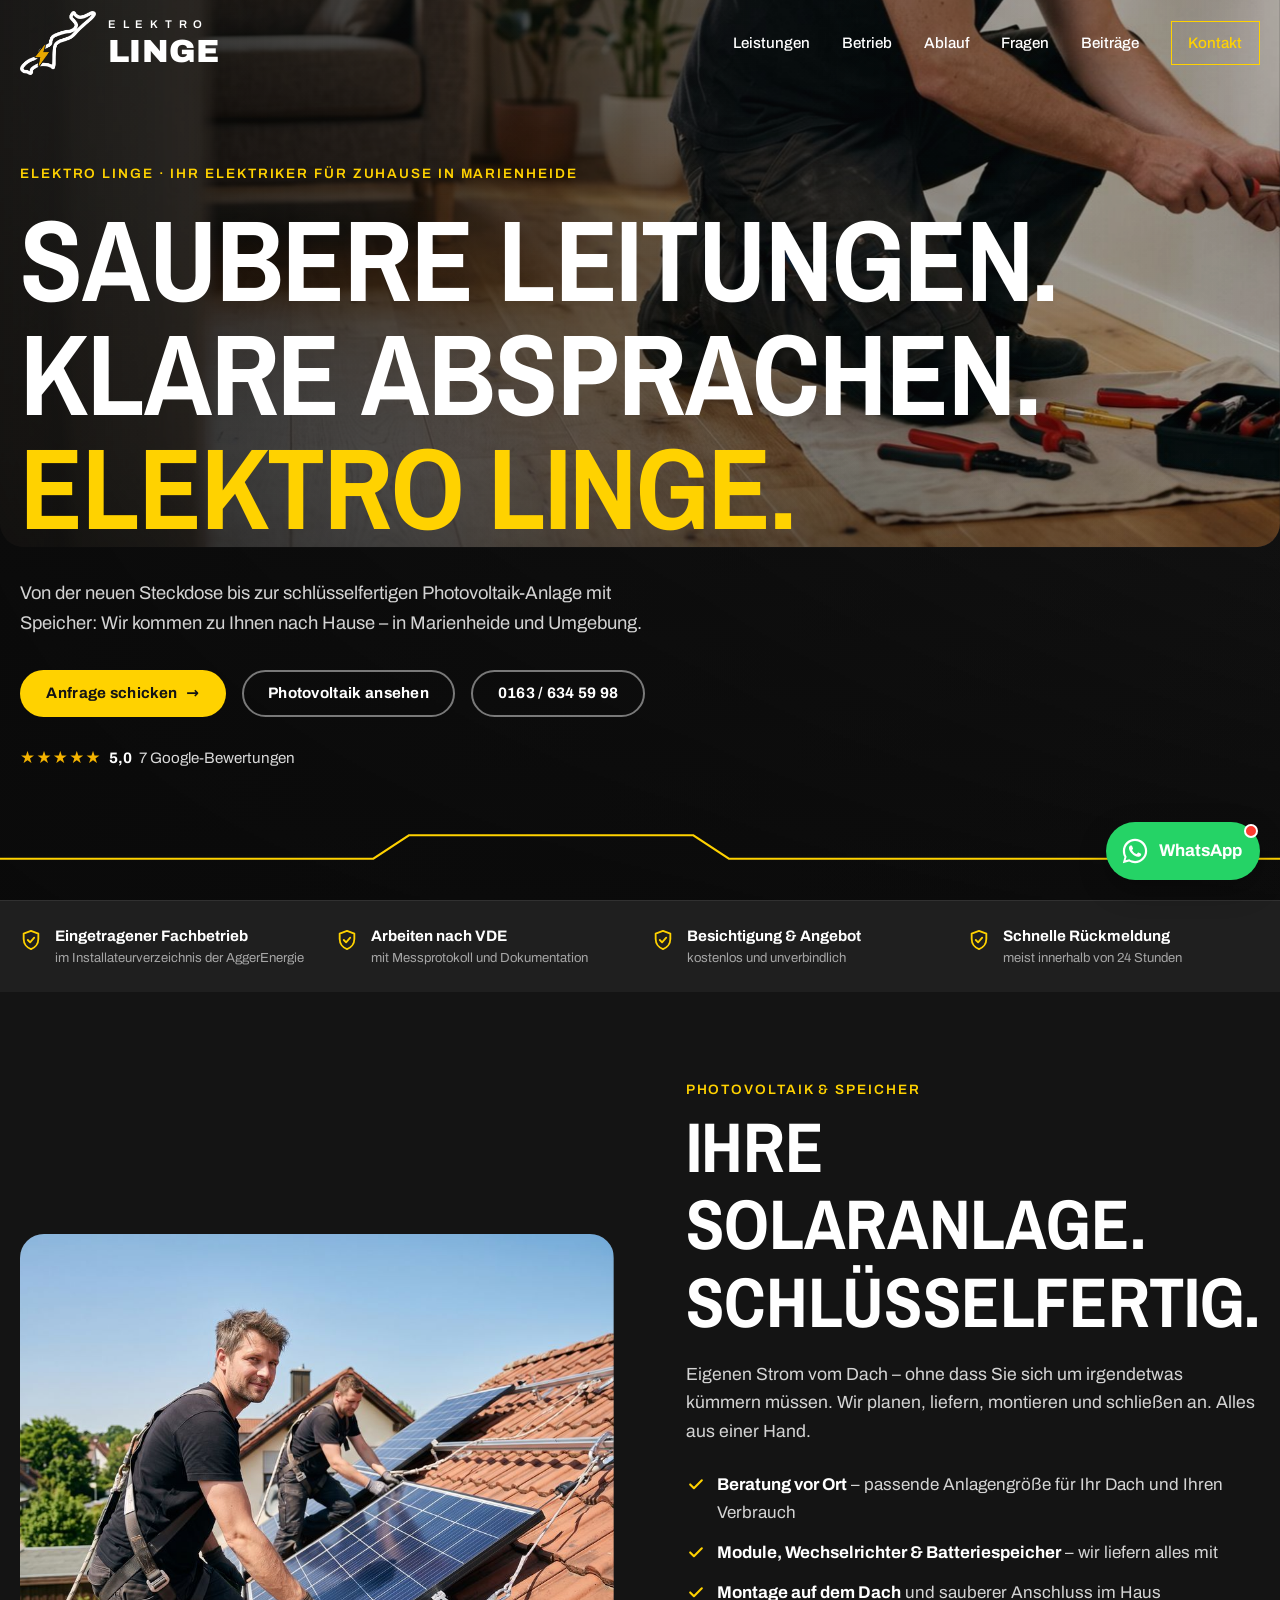
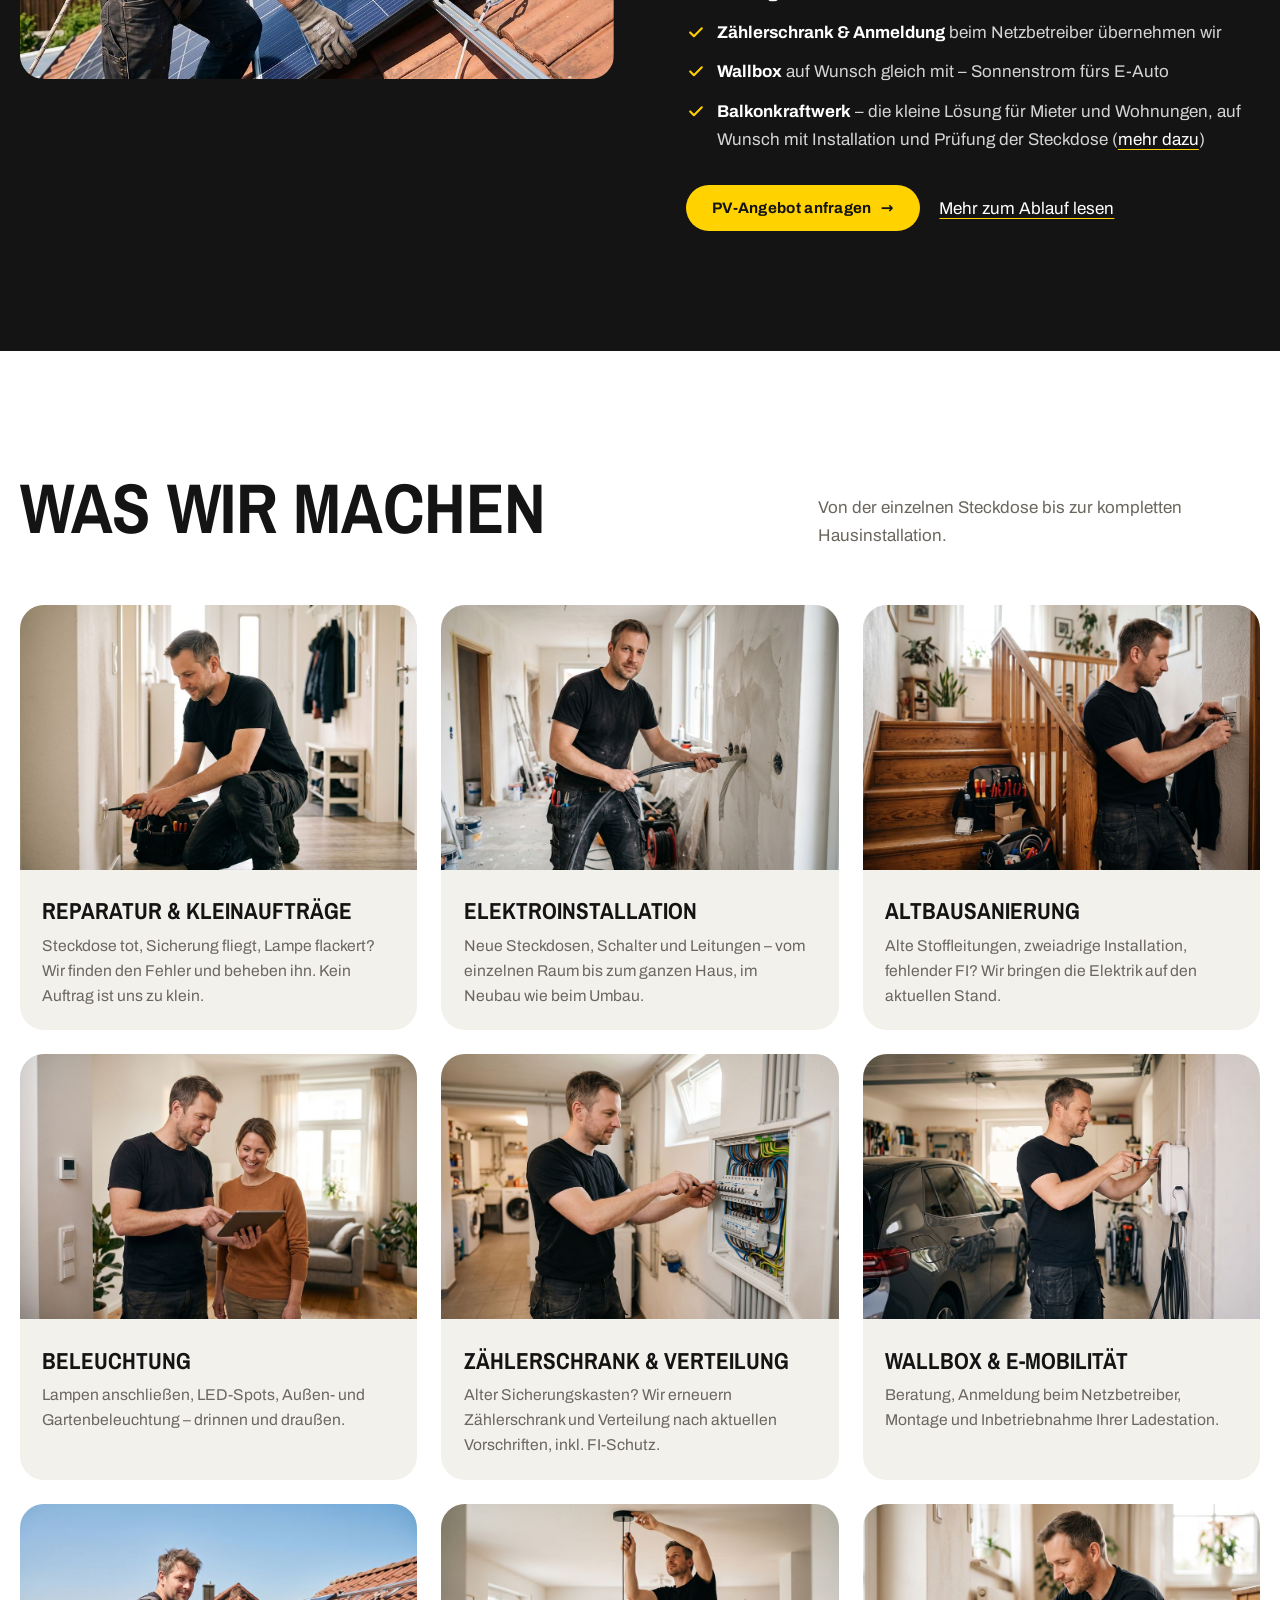
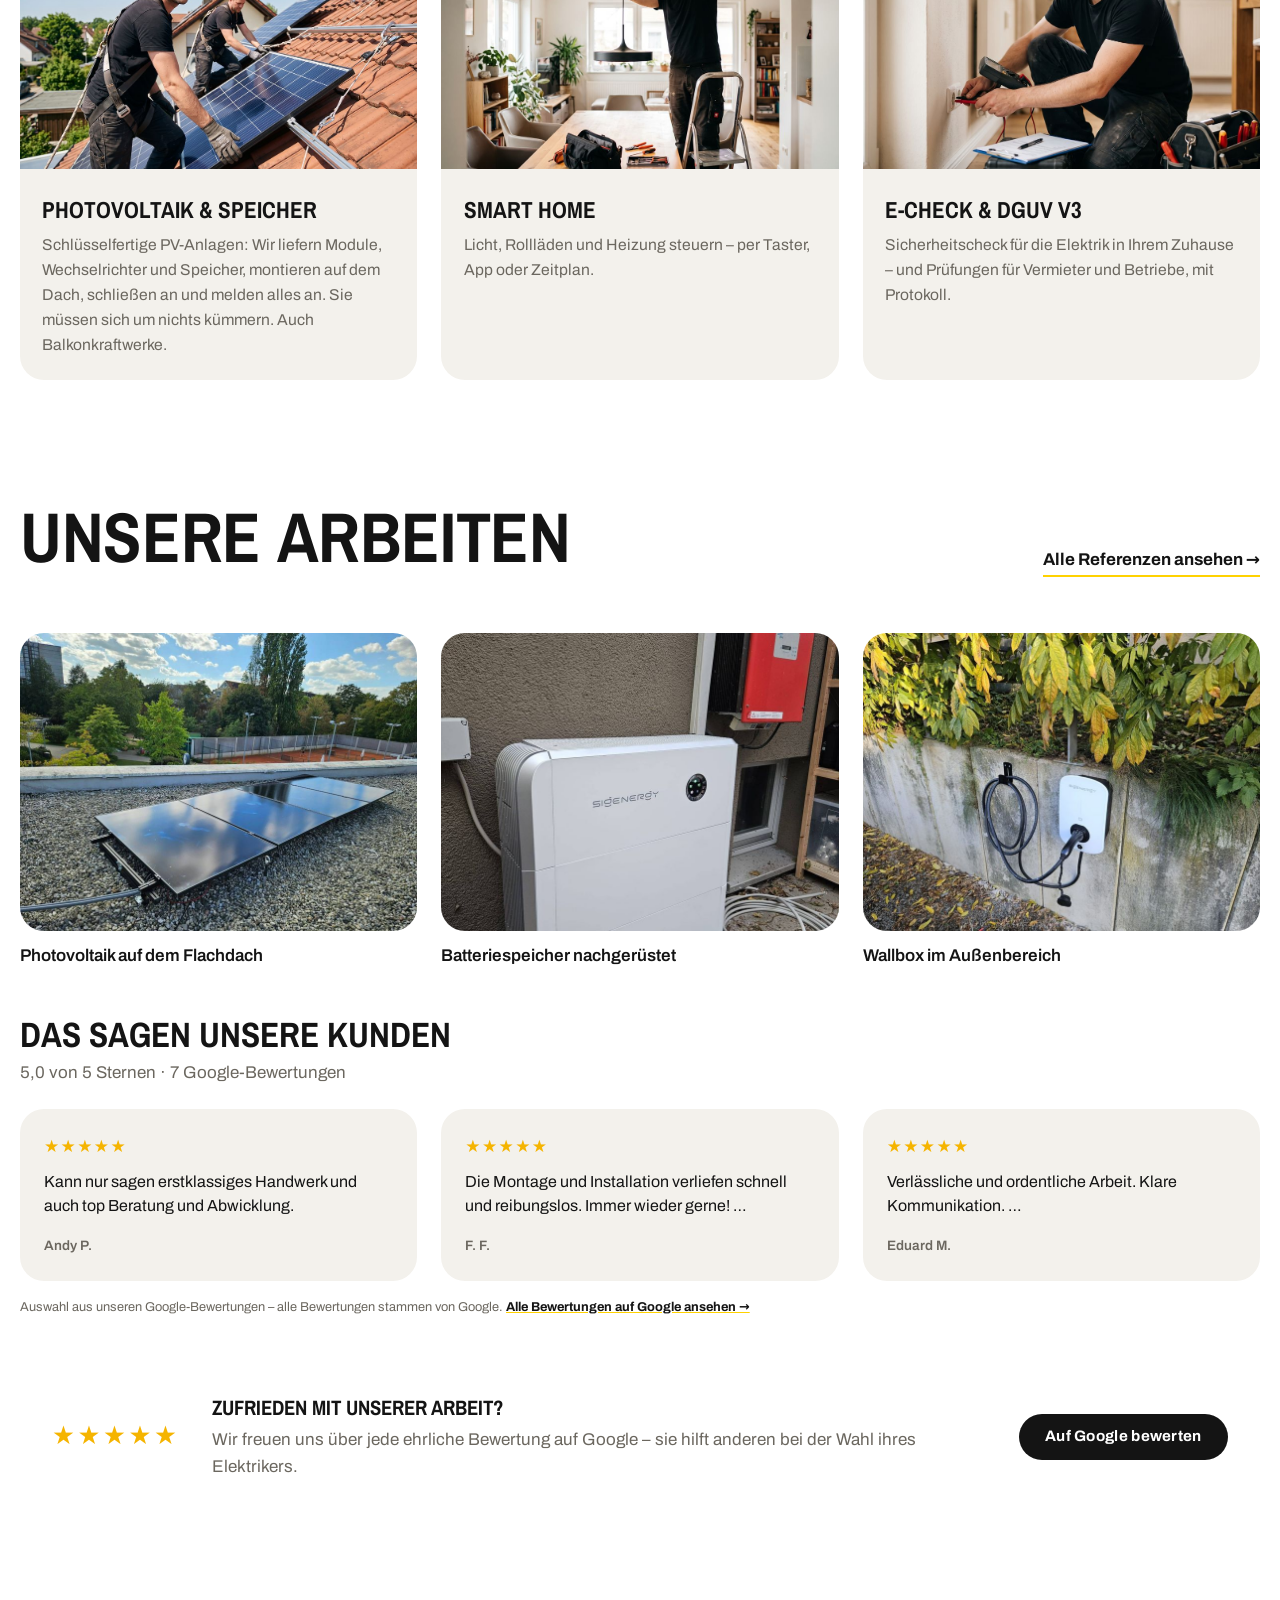
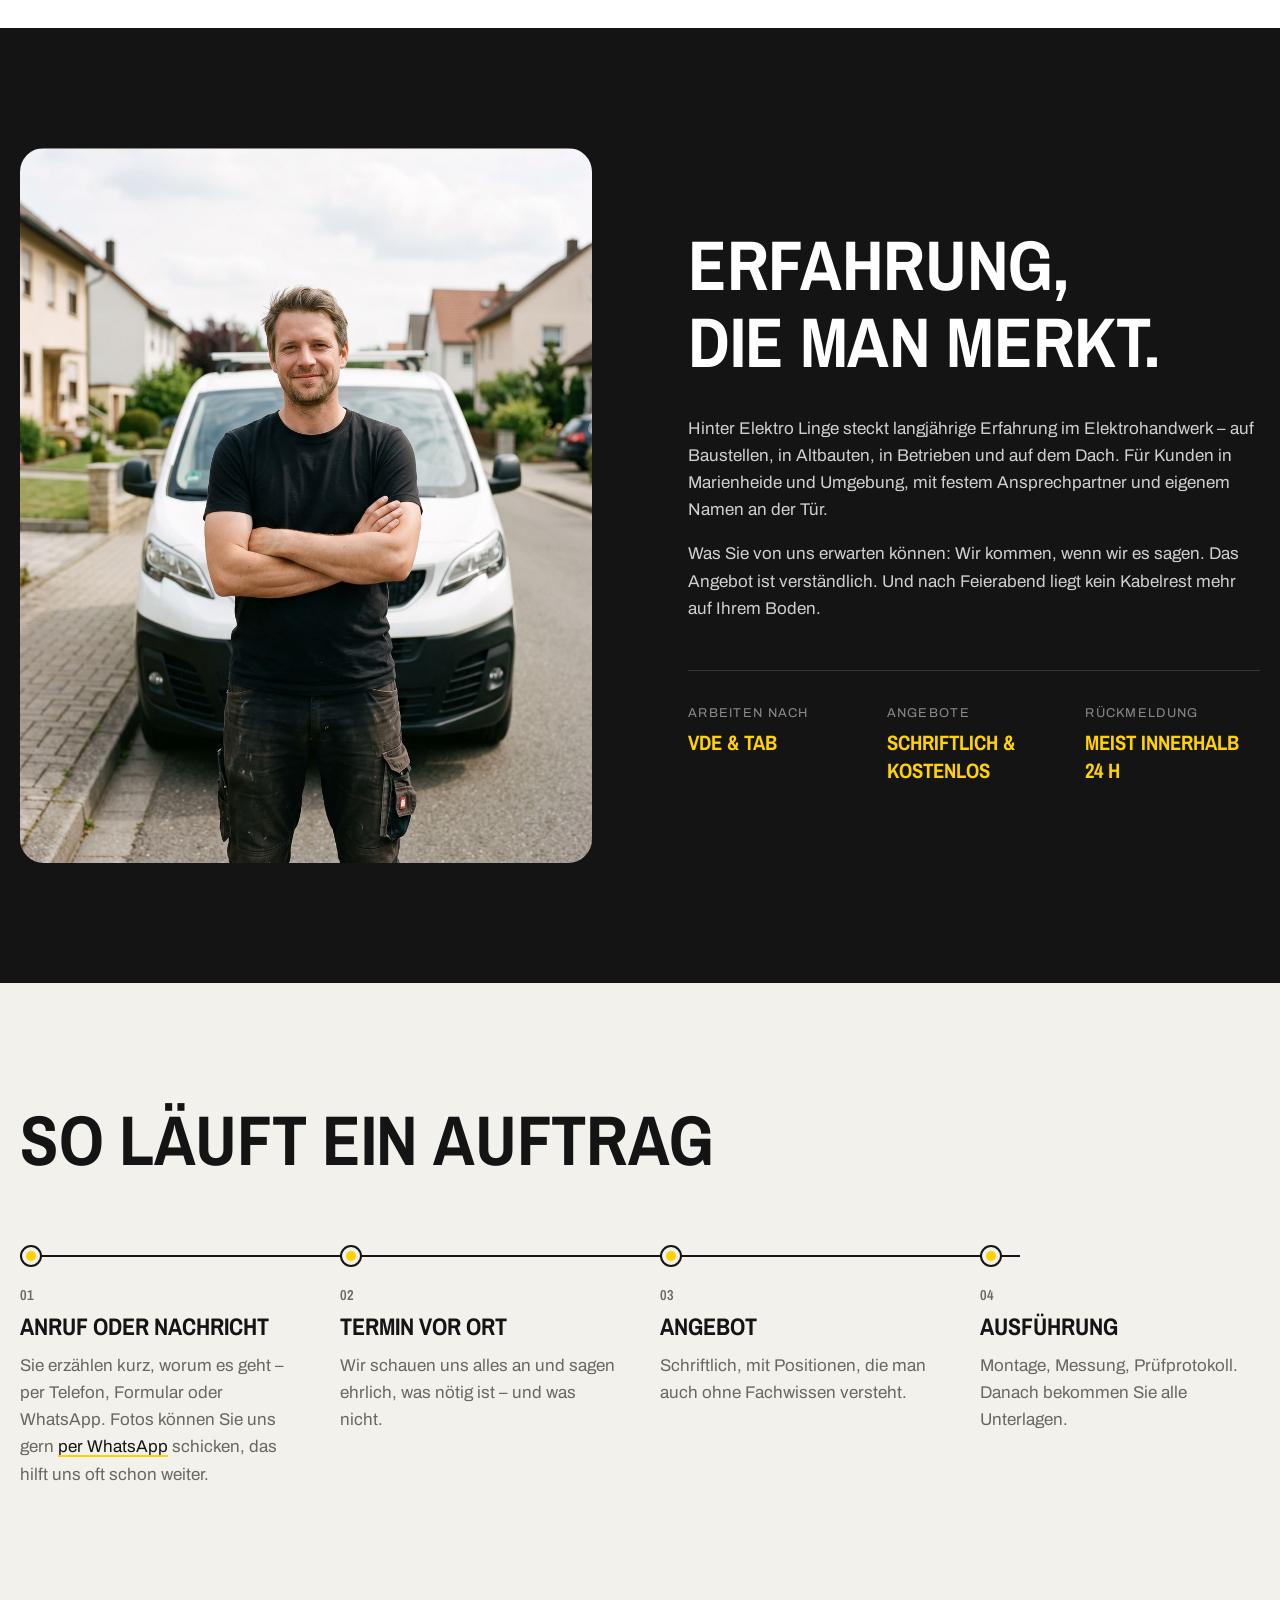
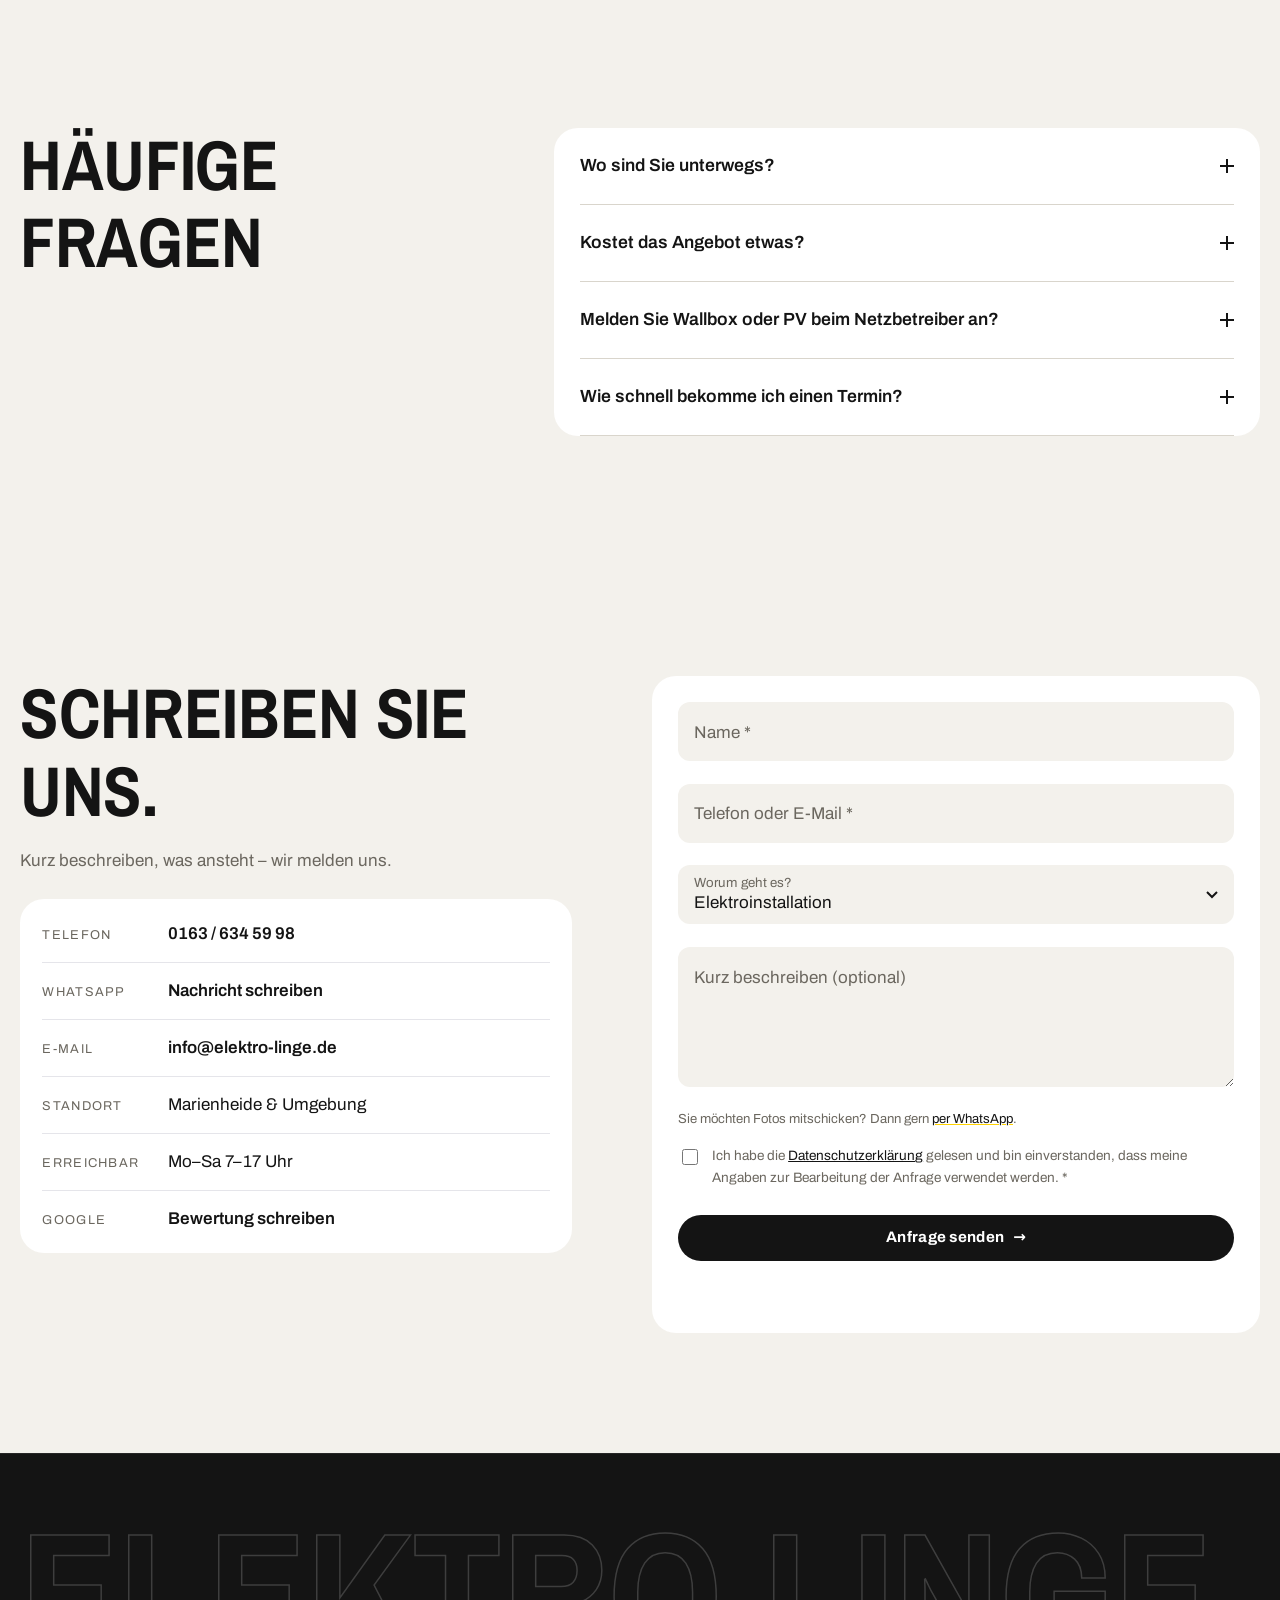
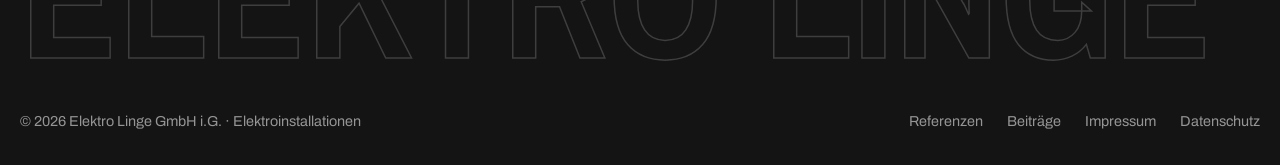
<file: index.html>
<!DOCTYPE html>
<html lang="de">
<head>
  <meta charset="UTF-8">
  <meta name="viewport" content="width=device-width, initial-scale=1.0">
  <title>Elektro Linge Marienheide – Elektriker &amp; Photovoltaik mit Speicher</title>
  <meta name="description" content="Elektriker und Photovoltaik aus Marienheide: schlüsselfertige PV-Anlagen mit Speicher, Balkonkraftwerke, Wallboxen, Zählerschränke und Elektroinstallation. Kostenlose Beratung vor Ort.">
  <meta name="theme-color" content="#141414">
  <link rel="canonical" href="https://elektrolinge.de/">
  <meta property="og:type" content="website">
  <meta property="og:locale" content="de_DE">
  <meta property="og:site_name" content="Elektro Linge">
  <meta property="og:url" content="https://elektrolinge.de/">
  <meta property="og:title" content="Elektro Linge – Elektriker &amp; Photovoltaik in Marienheide">
  <meta property="og:description" content="Schlüsselfertige PV-Anlagen mit Speicher, Balkonkraftwerke, Wallboxen und Elektroinstallation in Marienheide und Umgebung.">
  <meta property="og:image" content="https://elektrolinge.de/assets/og-bild.jpg">
  <meta property="og:image:width" content="1200">
  <meta property="og:image:height" content="630">
  <meta name="twitter:card" content="summary_large_image">
  <script type="application/ld+json">
{
  "@context": "https://schema.org",
  "@type": "Electrician",
  "name": "Elektro Linge",
  "legalName": "Elektro Linge GmbH i.G.",
  "alternateName": ["Elektrolinge", "Elektro-Linge", "Elektro Linge Marienheide"],
  "url": "https://elektrolinge.de/",
  "logo": "https://elektrolinge.de/favicon-512.png",
  "image": "https://elektrolinge.de/assets/og-bild.jpg",
  "email": "info@elektro-linge.de",
  "telephone": "+49 163 6345998",
  "address": {
    "@type": "PostalAddress",
    "postalCode": "51709",
    "addressLocality": "Marienheide",
    "addressRegion": "Nordrhein-Westfalen",
    "addressCountry": "DE"
  },
  "areaServed": [
    {
      "@type": "City",
      "name": "Marienheide"
    },
    {
      "@type": "AdministrativeArea",
      "name": "Oberbergischer Kreis"
    }
  ],
  "openingHoursSpecification": [
    {
      "@type": "OpeningHoursSpecification",
      "dayOfWeek": [
        "Monday",
        "Tuesday",
        "Wednesday",
        "Thursday",
        "Friday",
        "Saturday"
      ],
      "opens": "07:00",
      "closes": "17:00"
    }
  ],
  "knowsAbout": [
    "Elektroinstallation",
    "Altbausanierung",
    "Zählerschrank",
    "Wallbox",
    "Photovoltaik",
    "Photovoltaik-Installation",
    "Balkonkraftwerk",
    "Batteriespeicher",
    "Smart Home",
    "Beleuchtung",
    "E-Check",
    "DGUV V3 Prüfung"
  ]
}
  </script>
  <link rel="icon" href="/favicon.ico" sizes="any">
  <link rel="icon" href="/favicon-48.png" type="image/png" sizes="48x48">
  <link rel="icon" href="/favicon-96.png" type="image/png" sizes="96x96">
  <link rel="icon" href="/favicon-192.png" type="image/png" sizes="192x192">
  <link rel="apple-touch-icon" href="apple-touch-icon.png">
  <link rel="stylesheet" href="css/fonts.css">
  <link rel="stylesheet" href="css/styles.css?v=42">
</head>
<body>

  <div class="progress" aria-hidden="true"><span></span></div>

  <!-- Header -->
  <header class="site-header" id="top">
    <div class="container header-inner">
      <a href="/" class="brand" aria-label="Elektro Linge – Startseite">
        <img src="assets/logo-mark-white.png" alt="" width="43" height="36" class="brand-mark"><span class="brand-text"><span class="brand-top">ELEKTRO</span><span class="brand-main">LINGE</span></span>
      </a>

      <button class="nav-toggle" aria-expanded="false" aria-controls="main-nav" aria-label="Menü öffnen">
        <span></span><span></span>
      </button>

      <nav class="main-nav" id="main-nav" aria-label="Hauptnavigation">
        <a href="#leistungen">Leistungen</a>
        <a href="#betrieb">Betrieb</a>
        <a href="#ablauf">Ablauf</a>
        <a href="#faq">Fragen</a>
        <a href="/beitraege/">Beiträge</a>
        <a href="#kontakt" class="nav-cta">Kontakt</a>
      </nav>
    </div>
  </header>

  <main>
    <!-- Hero -->
    <section class="hero">
      <div class="hero-media photo" data-parallax="0.25">
        <img src="assets/img/hero-elektriker.jpg" alt="Elektriker montiert eine Steckdose in einem Wohnzimmer">
      </div>
      <div class="hero-shade"></div>

      <div class="container hero-inner">
        <h1 class="hero-kicker reveal-up">Elektro Linge · Ihr Elektriker für Zuhause in Marienheide</h1>
        <p class="hero-title">
          <span class="line"><span>Saubere Leitungen.</span></span>
          <span class="line"><span>Klare Absprachen.</span></span>
          <span class="line"><span class="accent">Elektro Linge.</span></span>
        </p>
        <p class="hero-lead reveal-up">
          Von der neuen Steckdose bis zur schlüsselfertigen Photovoltaik-Anlage mit Speicher:
          Wir kommen zu Ihnen nach Hause – in Marienheide und Umgebung.
        </p>
        <div class="hero-actions reveal-up">
          <a href="#kontakt" class="btn btn-yellow">Anfrage schicken <span class="arrow">→</span></a>
          <a href="#photovoltaik" class="btn btn-ghost">Photovoltaik ansehen</a>
          <a href="tel:+491636345998" class="btn btn-ghost">0163 / 634 59 98</a>
        </div>
        <a class="g-badge" href="#" target="_blank" rel="noopener" hidden><span class="g-stars" aria-hidden="true"></span> <strong class="g-score"></strong> <span class="g-count"></span></a>
      </div>

      <!-- Leitung, die sich beim Laden "zeichnet" -->
      <svg class="hero-wire" viewBox="0 0 1440 120" preserveAspectRatio="none" aria-hidden="true">
        <path d="M0 80 H420 L460 40 H780 L820 80 H1440" />
      </svg>
    </section>

    <!-- Vertrauen -->
    <section class="trustbar" aria-label="Darauf können Sie sich verlassen">
      <div class="container trustbar-inner">
        <div class="trust-item"><svg viewBox="0 0 24 24" width="22" height="22" aria-hidden="true"><path d="M12 2 4 5v6c0 5 3.4 9.4 8 11 4.6-1.6 8-6 8-11V5l-8-3Z" fill="none" stroke="currentColor" stroke-width="2" stroke-linejoin="round"/><path d="m8.5 12 2.5 2.5 4.5-5" fill="none" stroke="currentColor" stroke-width="2" stroke-linecap="round" stroke-linejoin="round"/></svg><div><strong>Eingetragener Fachbetrieb</strong><span>im Installateurverzeichnis der AggerEnergie</span></div></div>
        <div class="trust-item"><svg viewBox="0 0 24 24" width="22" height="22" aria-hidden="true"><path d="M12 2 4 5v6c0 5 3.4 9.4 8 11 4.6-1.6 8-6 8-11V5l-8-3Z" fill="none" stroke="currentColor" stroke-width="2" stroke-linejoin="round"/><path d="m8.5 12 2.5 2.5 4.5-5" fill="none" stroke="currentColor" stroke-width="2" stroke-linecap="round" stroke-linejoin="round"/></svg><div><strong>Arbeiten nach VDE</strong><span>mit Messprotokoll und Dokumentation</span></div></div>
        <div class="trust-item"><svg viewBox="0 0 24 24" width="22" height="22" aria-hidden="true"><path d="M12 2 4 5v6c0 5 3.4 9.4 8 11 4.6-1.6 8-6 8-11V5l-8-3Z" fill="none" stroke="currentColor" stroke-width="2" stroke-linejoin="round"/><path d="m8.5 12 2.5 2.5 4.5-5" fill="none" stroke="currentColor" stroke-width="2" stroke-linecap="round" stroke-linejoin="round"/></svg><div><strong>Besichtigung &amp; Angebot</strong><span>kostenlos und unverbindlich</span></div></div>
        <div class="trust-item"><svg viewBox="0 0 24 24" width="22" height="22" aria-hidden="true"><path d="M12 2 4 5v6c0 5 3.4 9.4 8 11 4.6-1.6 8-6 8-11V5l-8-3Z" fill="none" stroke="currentColor" stroke-width="2" stroke-linejoin="round"/><path d="m8.5 12 2.5 2.5 4.5-5" fill="none" stroke="currentColor" stroke-width="2" stroke-linecap="round" stroke-linejoin="round"/></svg><div><strong>Schnelle Rückmeldung</strong><span>meist innerhalb von 24 Stunden</span></div></div>
      </div>
    </section>

    <!-- Photovoltaik -->
    <section class="section pv" id="photovoltaik">
      <div class="container pv-inner">
        <div class="pv-media photo clip-reveal">
          <img src="assets/img/leistung-photovoltaik.jpg" alt="Elektriker montieren Solarmodule auf einem Hausdach" loading="lazy">
        </div>
        <div class="pv-text">
          <p class="pv-kicker">Photovoltaik &amp; Speicher</p>
          <h2 class="split-title">Ihre Solaranlage. Schlüsselfertig.</h2>
          <p class="pv-lead">Eigenen Strom vom Dach – ohne dass Sie sich um irgendetwas kümmern müssen. Wir planen, liefern, montieren und schließen an. Alles aus einer Hand.</p>
          <ul class="pv-list">
            <li><svg viewBox="0 0 24 24" width="20" height="20" aria-hidden="true"><path d="m5 12.5 4.5 4.5L19 7.5" fill="none" stroke="currentColor" stroke-width="2.5" stroke-linecap="round" stroke-linejoin="round"/></svg><span><strong>Beratung vor Ort</strong> – passende Anlagengröße für Ihr Dach und Ihren Verbrauch</span></li>
            <li><svg viewBox="0 0 24 24" width="20" height="20" aria-hidden="true"><path d="m5 12.5 4.5 4.5L19 7.5" fill="none" stroke="currentColor" stroke-width="2.5" stroke-linecap="round" stroke-linejoin="round"/></svg><span><strong>Module, Wechselrichter &amp; Batteriespeicher</strong> – wir liefern alles mit</span></li>
            <li><svg viewBox="0 0 24 24" width="20" height="20" aria-hidden="true"><path d="m5 12.5 4.5 4.5L19 7.5" fill="none" stroke="currentColor" stroke-width="2.5" stroke-linecap="round" stroke-linejoin="round"/></svg><span><strong>Montage auf dem Dach</strong> und sauberer Anschluss im Haus</span></li>
            <li><svg viewBox="0 0 24 24" width="20" height="20" aria-hidden="true"><path d="m5 12.5 4.5 4.5L19 7.5" fill="none" stroke="currentColor" stroke-width="2.5" stroke-linecap="round" stroke-linejoin="round"/></svg><span><strong>Zählerschrank &amp; Anmeldung</strong> beim Netzbetreiber übernehmen wir</span></li>
            <li><svg viewBox="0 0 24 24" width="20" height="20" aria-hidden="true"><path d="m5 12.5 4.5 4.5L19 7.5" fill="none" stroke="currentColor" stroke-width="2.5" stroke-linecap="round" stroke-linejoin="round"/></svg><span><strong>Wallbox</strong> auf Wunsch gleich mit – Sonnenstrom fürs E-Auto</span></li>
            <li><svg viewBox="0 0 24 24" width="20" height="20" aria-hidden="true"><path d="m5 12.5 4.5 4.5L19 7.5" fill="none" stroke="currentColor" stroke-width="2.5" stroke-linecap="round" stroke-linejoin="round"/></svg><span><strong>Balkonkraftwerk</strong> – die kleine Lösung für Mieter und Wohnungen, auf Wunsch mit Installation und Prüfung der Steckdose (<a href="/beitraege/balkonkraftwerk/" class="pv-more">mehr dazu</a>)</span></li>
          </ul>
          <div class="pv-actions">
            <a href="#kontakt" class="btn btn-yellow" data-topic="Photovoltaik / Speicher">PV-Angebot anfragen <span class="arrow">→</span></a>
            <a href="/beitraege/photovoltaik-anschluss/" class="pv-more">Mehr zum Ablauf lesen</a>
          </div>
        </div>
      </div>
    </section>

    <!-- Leistungen -->
    <section class="section" id="leistungen">
      <div class="container">
        <div class="section-top">
          <h2 class="split-title">Was wir machen</h2>
          <p class="section-note">Von der einzelnen Steckdose bis zur kompletten Hausinstallation.</p>
        </div>

        <ul class="service-list">
          <li class="service" data-img="assets/img/leistung-reparatur.jpg">
            <span class="num">01</span>
            <h3>Reparatur &amp; Kleinaufträge</h3>
            <p>Steckdose tot, Sicherung fliegt, Lampe flackert? Wir finden den Fehler und beheben ihn. Kein Auftrag ist uns zu klein.</p>
          </li>
          <li class="service" data-img="assets/img/leistung-installation.jpg">
            <span class="num">02</span>
            <h3>Elektroinstallation</h3>
            <p>Neue Steckdosen, Schalter und Leitungen – vom einzelnen Raum bis zum ganzen Haus, im Neubau wie beim Umbau.</p>
          </li>
          <li class="service" data-img="assets/img/leistung-altbau.jpg">
            <span class="num">03</span>
            <h3>Altbausanierung</h3>
            <p>Alte Stoffleitungen, zweiadrige Installation, fehlender FI? Wir bringen die Elektrik auf den aktuellen Stand.</p>
          </li>
          <li class="service" data-img="assets/img/leistung-beleuchtung.jpg">
            <span class="num">04</span>
            <h3>Beleuchtung</h3>
            <p>Lampen anschließen, LED-Spots, Außen- und Gartenbeleuchtung – drinnen und draußen.</p>
          </li>
          <li class="service" data-img="assets/img/leistung-zaehlerschrank.jpg">
            <span class="num">05</span>
            <h3>Zählerschrank &amp; Verteilung</h3>
            <p>Alter Sicherungskasten? Wir erneuern Zählerschrank und Verteilung nach aktuellen Vorschriften, inkl. FI-Schutz.</p>
          </li>
          <li class="service" data-img="assets/img/leistung-wallbox.jpg">
            <span class="num">06</span>
            <h3>Wallbox &amp; E-Mobilität</h3>
            <p>Beratung, Anmeldung beim Netzbetreiber, Montage und Inbetriebnahme Ihrer Ladestation.</p>
          </li>
          <li class="service" data-img="assets/img/leistung-photovoltaik.jpg">
            <span class="num">07</span>
            <h3>Photovoltaik &amp; Speicher</h3>
            <p>Schlüsselfertige PV-Anlagen: Wir liefern Module, Wechselrichter und Speicher, montieren auf dem Dach, schließen an und melden alles an. Sie müssen sich um nichts kümmern. Auch Balkonkraftwerke.</p>
          </li>
          <li class="service" data-img="assets/img/leistung-smarthome.jpg">
            <span class="num">08</span>
            <h3>Smart Home</h3>
            <p>Licht, Rollläden und Heizung steuern – per Taster, App oder Zeitplan.</p>
          </li>
          <li class="service" data-img="assets/img/leistung-echeck.jpg">
            <span class="num">09</span>
            <h3>E-Check &amp; DGUV V3</h3>
            <p>Sicherheitscheck für die Elektrik in Ihrem Zuhause – und Prüfungen für Vermieter und Betriebe, mit Protokoll.</p>
          </li>
</ul>
      </div>
    </section>

    <!-- Referenzen (kompakt) -->
    <section class="section ref-strip" id="referenzen">
      <div class="container">
        <div class="section-top">
          <h2 class="split-title">Unsere Arbeiten</h2>
          <a href="/referenzen/" class="ref-more">Alle Referenzen ansehen →</a>
        </div>
        <ul class="ref-row">
          <li><a href="/referenzen/"><img src="assets/img/referenzen/pv-flachdach-klein.jpg" alt="Photovoltaik auf dem Flachdach" width="800" height="600" loading="lazy"><span>Photovoltaik auf dem Flachdach</span></a></li>
          <li><a href="/referenzen/"><img src="assets/img/referenzen/batteriespeicher-klein.jpg" alt="Batteriespeicher nachgerüstet" width="800" height="600" loading="lazy"><span>Batteriespeicher nachgerüstet</span></a></li>
          <li><a href="/referenzen/"><img src="assets/img/referenzen/wallbox-klein.jpg" alt="Wallbox im Außenbereich" width="800" height="600" loading="lazy"><span>Wallbox im Außenbereich</span></a></li>
        </ul>
        <div class="g-reviews" hidden>
          <h3>Das sagen unsere Kunden</h3>
          <p class="g-summary"></p>
          <ul class="g-list"></ul>
          <p class="g-note">Auswahl aus unseren Google-Bewertungen – alle Bewertungen stammen von Google. <a class="g-all" href="#" target="_blank" rel="noopener">Alle Bewertungen auf Google ansehen →</a></p>
        </div>
        <div class="review-box">
          <div class="review-stars" aria-hidden="true">★★★★★</div>
          <div class="review-text">
            <h3>Zufrieden mit unserer Arbeit?</h3>
            <p>Wir freuen uns über jede ehrliche Bewertung auf Google – sie hilft anderen bei der Wahl ihres Elektrikers.</p>
          </div>
          <a class="btn btn-black" href="https://g.page/r/CWFAP5dHu6fbEBM/review" target="_blank" rel="noopener">Auf Google bewerten</a>
        </div>
      </div>
    </section>

    <!-- Betrieb -->
    <section class="section section-dark" id="betrieb">
      <div class="container about">
        <div class="about-media">
          <div class="photo photo-a clip-reveal">
            <img src="assets/img/team.jpg" alt="Elektriker von Elektro Linge vor dem Firmenwagen" loading="lazy">
          </div>
        </div>

        <div class="about-text">
          <h2 class="split-title">Erfahrung,<br>die man merkt.</h2>
          <p>
            Hinter Elektro Linge steckt langjährige Erfahrung im Elektrohandwerk – auf Baustellen,
            in Altbauten, in Betrieben und auf dem Dach. Für Kunden in Marienheide und Umgebung,
            mit festem Ansprechpartner und eigenem Namen an der Tür.
          </p>
          <p>
            Was Sie von uns erwarten können: Wir kommen, wenn wir es sagen. Das Angebot ist
            verständlich. Und nach Feierabend liegt kein Kabelrest mehr auf Ihrem Boden.
          </p>

          <dl class="facts">
            <div><dt>Arbeiten nach</dt><dd>VDE &amp; TAB</dd></div>
            <div><dt>Angebote</dt><dd>schriftlich &amp; kostenlos</dd></div>
            <div><dt>Rückmeldung</dt><dd>meist innerhalb 24 h</dd></div>
          </dl>
        </div>
      </div>
    </section>

    <!-- Ablauf -->
    <section class="section" id="ablauf">
      <div class="container">
        <div class="section-top">
          <h2 class="split-title">So läuft ein Auftrag</h2>
        </div>
        <div class="timeline">
          <svg class="timeline-wire" viewBox="0 0 1000 20" preserveAspectRatio="none" aria-hidden="true">
            <path d="M0 10 H1000"/>
          </svg>
          <ol>
            <li><span class="dot"></span><h3>Anruf oder Nachricht</h3><p>Sie erzählen kurz, worum es geht – per Telefon, Formular oder WhatsApp. Fotos können Sie uns gern <a href="https://wa.me/491636345998?text=Hallo%20Elektro%20Linge%2C%20ich%20habe%20eine%20Anfrage%3A%20" target="_blank" rel="noopener">per WhatsApp</a> schicken, das hilft uns oft schon weiter.</p></li>
            <li><span class="dot"></span><h3>Termin vor Ort</h3><p>Wir schauen uns alles an und sagen ehrlich, was nötig ist – und was nicht.</p></li>
            <li><span class="dot"></span><h3>Angebot</h3><p>Schriftlich, mit Positionen, die man auch ohne Fachwissen versteht.</p></li>
            <li><span class="dot"></span><h3>Ausführung</h3><p>Montage, Messung, Prüfprotokoll. Danach bekommen Sie alle Unterlagen.</p></li>
          </ol>
        </div>
      </div>
    </section>

    <!-- FAQ -->
    <section class="section" id="faq">
      <div class="container faq">
        <h2 class="split-title">Häufige Fragen</h2>
        <div class="faq-list">
          <details>
            <summary>Wo sind Sie unterwegs?</summary>
            <p>In Marienheide und Umgebung. Fragen Sie einfach an – wir sagen Ihnen kurz, ob wir zu Ihnen kommen.</p>
          </details>
          <details>
            <summary>Kostet das Angebot etwas?</summary>
            <p>Nein. Besichtigung und Angebot sind kostenlos und unverbindlich.</p>
          </details>
          <details>
            <summary>Melden Sie Wallbox oder PV beim Netzbetreiber an?</summary>
            <p>Ja, das übernehmen wir als eingetragener Installateur für Sie.</p>
          </details>
          <details>
            <summary>Wie schnell bekomme ich einen Termin?</summary>
            <p>Wir melden uns in der Regel innerhalb von 24 Stunden. Bei Störungen versuchen wir, noch am selben Tag zu kommen.</p>
          </details>
        </div>
      </div>
    </section>

    <!-- Kontakt -->
    <section class="section section-dark" id="kontakt">
      <div class="container contact">
        <div class="contact-head">
          <h2 class="split-title">Schreiben Sie uns.</h2>
          <p>Kurz beschreiben, was ansteht – wir melden uns.</p>
        </div>

        <div class="contact-info">

          <ul class="contact-list">
            <li><span class="label">Telefon</span><a href="tel:+491636345998">0163 / 634 59 98</a></li>
            <li><span class="label">WhatsApp</span><a href="https://wa.me/491636345998?text=Hallo%20Elektro%20Linge%2C%20ich%20habe%20eine%20Anfrage%3A%20" target="_blank" rel="noopener">Nachricht schreiben</a></li>
            <li><span class="label">E-Mail</span><a href="mailto:info@elektro-linge.de">info@elektro-linge.de</a></li>
            <li><span class="label">Standort</span>Marienheide &amp; Umgebung</li>
            <li><span class="label">Erreichbar</span>Mo–Sa 7–17 Uhr</li>
            <li><span class="label">Google</span><a href="https://g.page/r/CWFAP5dHu6fbEBM/review" target="_blank" rel="noopener">Bewertung schreiben</a></li>
          </ul>
        </div>

        <form class="contact-form" id="contact-form" novalidate>
          <!-- Spam-Schutz: dieses Feld bleibt für Menschen unsichtbar -->
          <input type="text" name="_honey" class="honey" tabindex="-1" autocomplete="off">

          <div class="field">
            <input id="name" name="name" type="text" autocomplete="name" placeholder=" " required>
            <label for="name">Name *</label>
          </div>
          <div class="field">
            <input id="reach" name="reach" type="text" autocomplete="on" placeholder=" " required>
            <label for="reach">Telefon oder E-Mail *</label>
          </div>
          <div class="field">
            <select id="topic" name="topic">
              <option>Elektroinstallation</option>
              <option>Altbausanierung</option>
              <option>Zählerschrank / Verteilung</option>
              <option>Wallbox / E-Mobilität</option>
              <option>Photovoltaik / Speicher</option>
              <option>Balkonkraftwerk</option>
              <option>Smart Home</option>
              <option>Beleuchtung</option>
              <option>E-Check / Prüfung</option>
              <option>Reparatur / Störung</option>
              <option>Sonstiges</option>
            </select>
            <label for="topic" class="static">Worum geht es?</label>
          </div>
          <div class="field">
            <textarea id="message" name="message" rows="4" placeholder=" "></textarea>
            <label for="message">Kurz beschreiben (optional)</label>
          </div>
          <p class="form-hint">Sie möchten Fotos mitschicken? Dann gern <a href="https://wa.me/491636345998?text=Hallo%20Elektro%20Linge%2C%20ich%20habe%20eine%20Anfrage%3A%20" target="_blank" rel="noopener">per WhatsApp</a>.</p>
          <label class="checkbox">
            <input type="checkbox" name="datenschutz" value="akzeptiert" required>
            <span>Ich habe die <a href="/datenschutz/">Datenschutzerklärung</a> gelesen und bin einverstanden, dass meine Angaben zur Bearbeitung der Anfrage verwendet werden. *</span>
          </label>
          <button type="submit" class="btn btn-yellow btn-full">Anfrage senden <span class="arrow">→</span></button>
          <p class="form-status" role="status" aria-live="polite"></p>
        </form>
      </div>
    </section>
  </main>

  <footer class="site-footer">
    <div class="container footer-inner">
      <p class="footer-big">ELEKTRO LINGE</p>
      <div class="footer-row">
        <p>© <span id="year">2026</span> Elektro Linge GmbH i.G. · Elektroinstallationen</p>
        <nav aria-label="Rechtliches">
          <a href="/referenzen/">Referenzen</a>
          <a href="/beitraege/">Beiträge</a>
          <a href="/impressum/">Impressum</a>
          <a href="/datenschutz/">Datenschutz</a>
        </nav>
      </div>
    </div>
  </footer>

  <a href="https://wa.me/491636345998?text=Hallo%20Elektro%20Linge%2C%20ich%20habe%20eine%20Anfrage%3A%20" class="wa-float" target="_blank" rel="noopener" aria-label="Per WhatsApp schreiben"><svg viewBox="0 0 32 32" width="30" height="30" aria-hidden="true"><path fill="currentColor" d="M16.04 3C8.86 3 3.03 8.82 3.03 16c0 2.29.6 4.53 1.74 6.5L3 29l6.68-1.75A12.95 12.95 0 0 0 16.04 29C23.22 29 29 23.18 29 16S23.22 3 16.04 3Zm0 23.63c-2.01 0-3.98-.54-5.7-1.56l-.41-.24-3.96 1.04 1.06-3.86-.27-.4A10.6 10.6 0 0 1 5.4 16c0-5.87 4.77-10.64 10.64-10.64S26.66 10.13 26.66 16 21.9 26.63 16.04 26.63Zm5.84-7.96c-.32-.16-1.89-.93-2.18-1.04-.29-.11-.5-.16-.72.16-.21.32-.82 1.04-1 1.25-.19.21-.37.24-.69.08-.32-.16-1.35-.5-2.57-1.59-.95-.85-1.59-1.9-1.78-2.22-.19-.32-.02-.49.14-.65.14-.14.32-.37.48-.56.16-.19.21-.32.32-.53.11-.21.05-.4-.03-.56-.08-.16-.72-1.73-.98-2.37-.26-.62-.52-.54-.72-.55h-.61c-.21 0-.56.08-.85.4-.29.32-1.12 1.09-1.12 2.66s1.15 3.09 1.31 3.3c.16.21 2.26 3.45 5.47 4.84.76.33 1.36.53 1.83.68.77.24 1.47.21 2.02.13.62-.09 1.89-.77 2.16-1.52.27-.75.27-1.39.19-1.52-.08-.13-.29-.21-.61-.37Z"/></svg><span class="wa-label">WhatsApp</span></a>

  <script src="js/main.js?v=42"></script>
  <script src="js/wa.js?v=42" defer></script>
  <script src="js/bewertungen.js?v=42" defer></script>
</body>
</html>
</file>
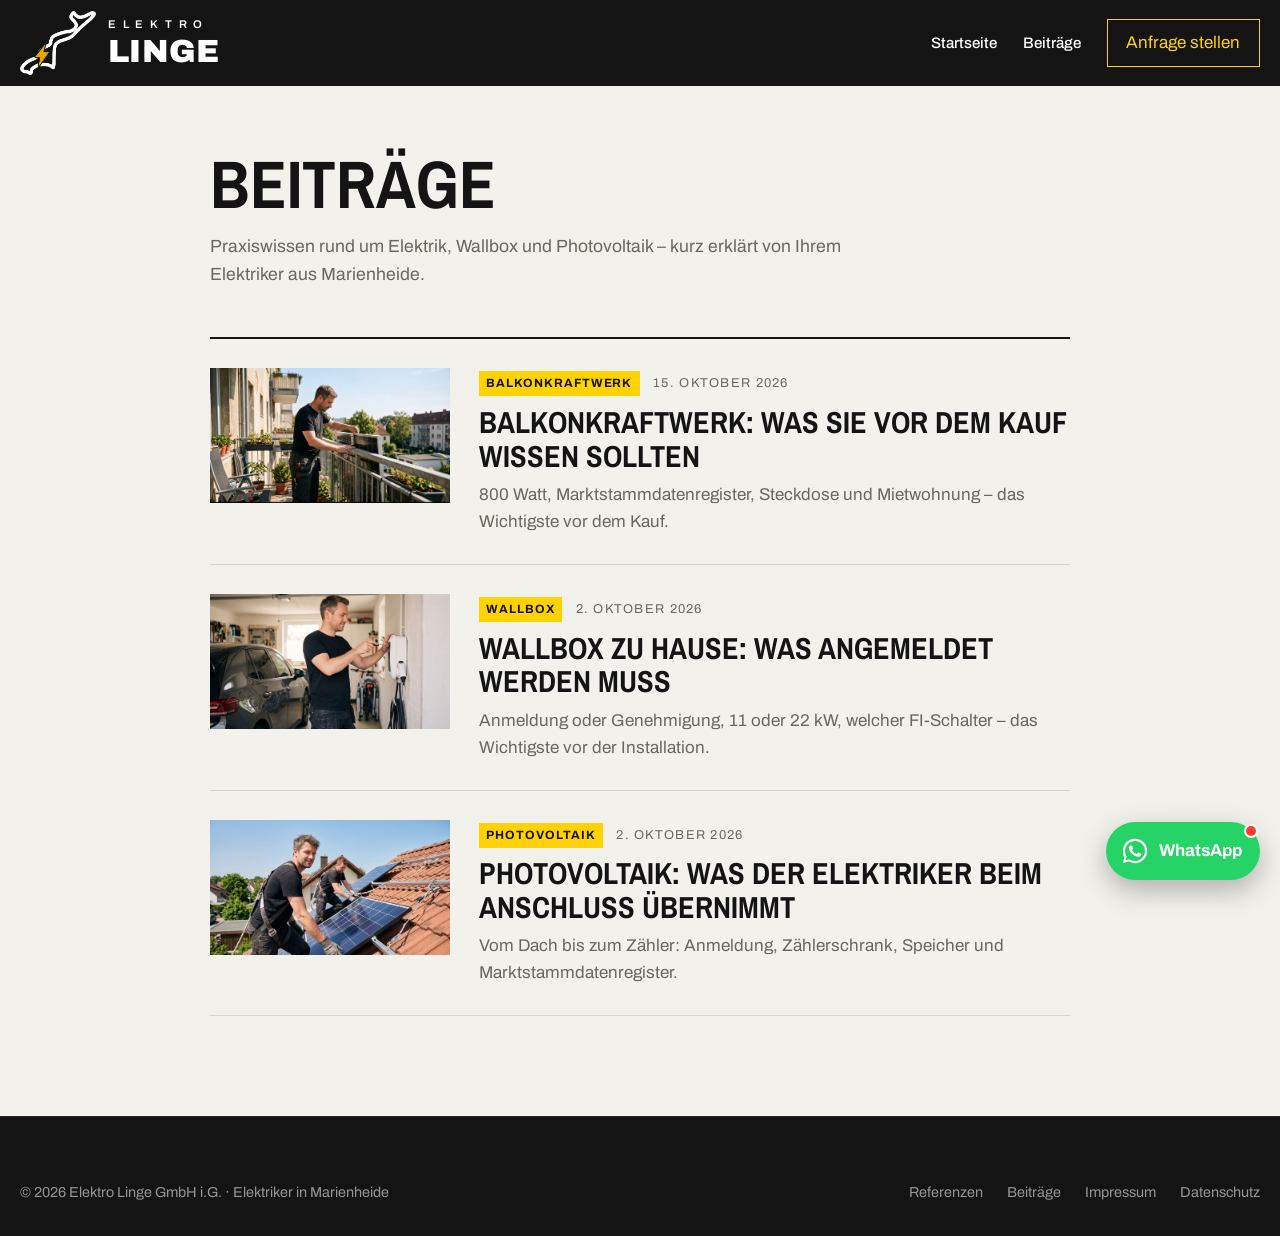
<file: beitraege/index.html>
<!DOCTYPE html>
<html lang="de">
<head>
  <meta charset="UTF-8">
  <meta name="viewport" content="width=device-width, initial-scale=1.0">
  <title>Beiträge – Elektro Linge, Elektriker in Marienheide</title>
  <meta name="description" content="Ratgeber und Beiträge von Elektro Linge: Wallbox, Photovoltaik, Elektroinstallation und mehr – für Marienheide und Umgebung.">
  <meta name="theme-color" content="#141414">
  <link rel="canonical" href="https://elektrolinge.de/beitraege/">
  <meta property="og:type" content="website">
  <meta property="og:locale" content="de_DE">
  <meta property="og:site_name" content="Elektro Linge">
  <meta property="og:url" content="https://elektrolinge.de/beitraege/">
  <meta property="og:title" content="Beiträge – Elektro Linge, Elektriker in Marienheide">
  <meta property="og:description" content="Ratgeber und Beiträge von Elektro Linge: Wallbox, Photovoltaik, Elektroinstallation und mehr – für Marienheide und Umgebung.">
  <meta property="og:image" content="https://elektrolinge.de/assets/og-bild.jpg">
  <meta name="twitter:card" content="summary_large_image">
  <link rel="icon" href="/favicon.ico" sizes="any">
  <link rel="icon" href="/favicon-48.png" type="image/png" sizes="48x48">
  <link rel="icon" href="/favicon-192.png" type="image/png" sizes="192x192">
  <link rel="apple-touch-icon" href="/apple-touch-icon.png">
  <link rel="stylesheet" href="/css/fonts.css">
  <link rel="stylesheet" href="/css/styles.css?v=42">
</head>
<body class="blog-page">
  <header class="site-header">
    <div class="container header-inner">
      <a href="/" class="brand" aria-label="Elektro Linge – Startseite"><img src="/assets/logo-mark-white.png" alt="" width="43" height="36" class="brand-mark"><span class="brand-text"><span class="brand-top">ELEKTRO</span><span class="brand-main">LINGE</span></span></a>
      <nav class="blog-head" aria-label="Navigation">
        <a href="/">Startseite</a>
        <a href="/beitraege/">Beiträge</a>
        <a href="/#kontakt" class="nav-cta">Anfrage stellen</a>
      </nav>
    </div>
  </header>
  <main class="blog">
    <div class="container">
      <h1>Beiträge</h1>
      <p class="blog-intro">Praxiswissen rund um Elektrik, Wallbox und Photovoltaik – kurz erklärt von Ihrem Elektriker aus Marienheide.</p>
      <ul class="post-list">
        <li><a href="/beitraege/balkonkraftwerk/"><img src="/assets/img/beitrag-balkonkraftwerk-quer.jpg?v=2" alt="" loading="lazy"><div><span class="tag">Balkonkraftwerk</span> <time class="post-meta" datetime="2026-10-15">15. Oktober 2026</time><h2>Balkonkraftwerk: Was Sie vor dem Kauf wissen sollten</h2><p>800 Watt, Marktstammdatenregister, Steckdose und Mietwohnung – das Wichtigste vor dem Kauf.</p></div></a></li>
        <li><a href="/beitraege/wallbox-anmelden/"><img src="/assets/img/beitrag-wallbox-quer.jpg" alt="" loading="lazy"><div><span class="tag">Wallbox</span> <time class="post-meta" datetime="2026-10-02">2. Oktober 2026</time><h2>Wallbox zu Hause: Was angemeldet werden muss</h2><p>Anmeldung oder Genehmigung, 11 oder 22 kW, welcher FI-Schalter – das Wichtigste vor der Installation.</p></div></a></li>
        <li><a href="/beitraege/photovoltaik-anschluss/"><img src="/assets/img/beitrag-photovoltaik-quer.jpg" alt="" loading="lazy"><div><span class="tag">Photovoltaik</span> <time class="post-meta" datetime="2026-10-02">2. Oktober 2026</time><h2>Photovoltaik: Was der Elektriker beim Anschluss übernimmt</h2><p>Vom Dach bis zum Zähler: Anmeldung, Zählerschrank, Speicher und Marktstammdatenregister.</p></div></a></li>
      </ul>
    </div>
  </main>
  <footer class="site-footer">
    <div class="container footer-inner">
      <div class="footer-row"><p>© 2026 Elektro Linge GmbH i.G. · Elektriker in Marienheide</p>
      <nav aria-label="Rechtliches"><a href="/referenzen/">Referenzen</a><a href="/beitraege/">Beiträge</a><a href="/impressum/">Impressum</a><a href="/datenschutz/">Datenschutz</a></nav></div>
    </div>
  </footer>
  <a href="https://wa.me/491636345998?text=Hallo%20Elektro%20Linge%2C%20ich%20habe%20eine%20Anfrage%3A%20" class="wa-float" target="_blank" rel="noopener" aria-label="Per WhatsApp schreiben"><svg viewBox="0 0 32 32" width="30" height="30" aria-hidden="true"><path fill="currentColor" d="M16.04 3C8.86 3 3.03 8.82 3.03 16c0 2.29.6 4.53 1.74 6.5L3 29l6.68-1.75A12.95 12.95 0 0 0 16.04 29C23.22 29 29 23.18 29 16S23.22 3 16.04 3Zm0 23.63c-2.01 0-3.98-.54-5.7-1.56l-.41-.24-3.96 1.04 1.06-3.86-.27-.4A10.6 10.6 0 0 1 5.4 16c0-5.87 4.77-10.64 10.64-10.64S26.66 10.13 26.66 16 21.9 26.63 16.04 26.63Zm5.84-7.96c-.32-.16-1.89-.93-2.18-1.04-.29-.11-.5-.16-.72.16-.21.32-.82 1.04-1 1.25-.19.21-.37.24-.69.08-.32-.16-1.35-.5-2.57-1.59-.95-.85-1.59-1.9-1.78-2.22-.19-.32-.02-.49.14-.65.14-.14.32-.37.48-.56.16-.19.21-.32.32-.53.11-.21.05-.4-.03-.56-.08-.16-.72-1.73-.98-2.37-.26-.62-.52-.54-.72-.55h-.61c-.21 0-.56.08-.85.4-.29.32-1.12 1.09-1.12 2.66s1.15 3.09 1.31 3.3c.16.21 2.26 3.45 5.47 4.84.76.33 1.36.53 1.83.68.77.24 1.47.21 2.02.13.62-.09 1.89-.77 2.16-1.52.27-.75.27-1.39.19-1.52-.08-.13-.29-.21-.61-.37Z"/></svg><span class="wa-label">WhatsApp</span></a>
  <script src="/js/wa.js?v=42" defer></script>
</body>
</html>
</file>
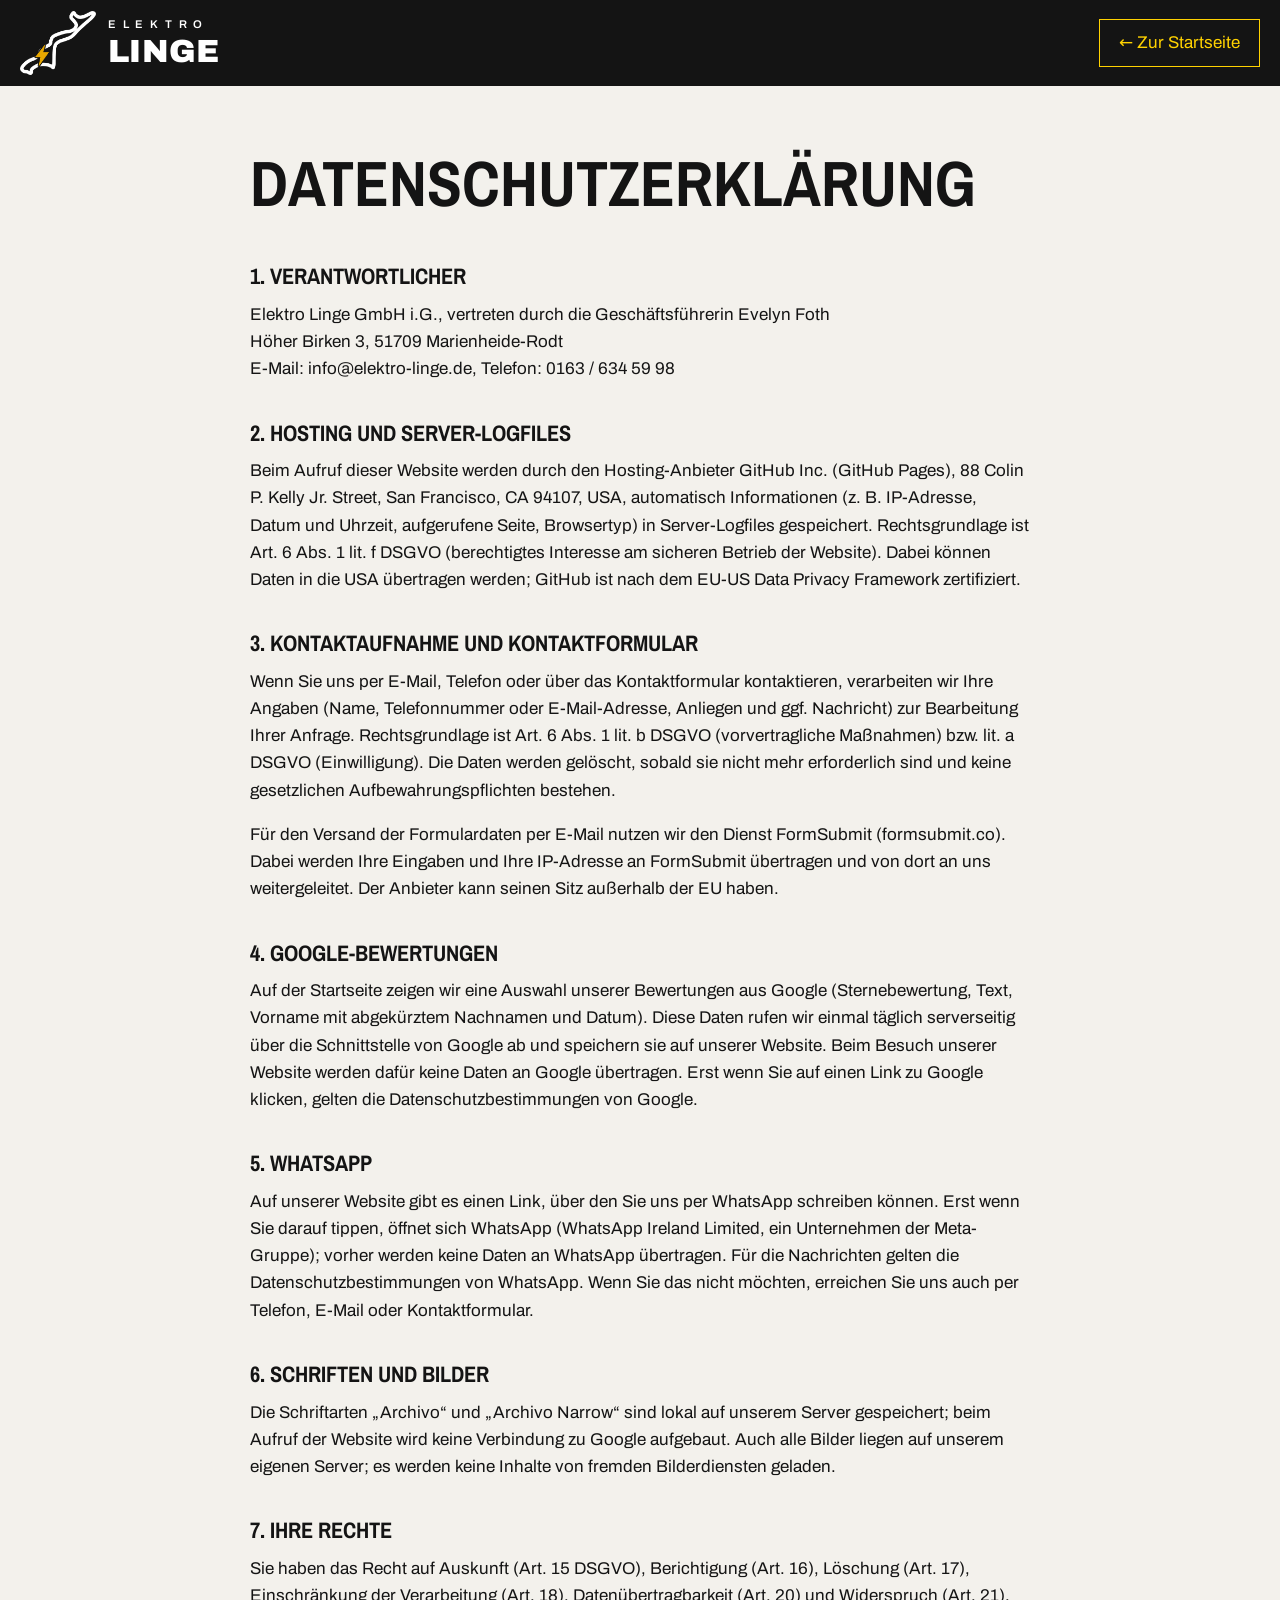
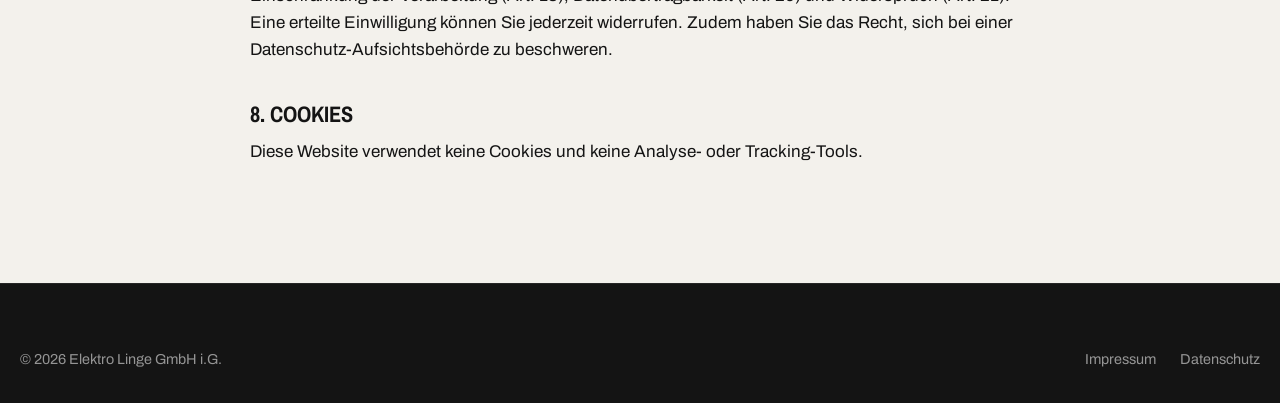
<file: datenschutz/index.html>
<!DOCTYPE html>
<html lang="de">
<head>
  <meta charset="UTF-8">
  <meta name="viewport" content="width=device-width, initial-scale=1.0">
  <title>Datenschutz – Elektro Linge</title>
  <meta name="robots" content="noindex">
  <link rel="icon" href="/favicon.ico" sizes="any">
  <link rel="icon" href="/favicon-48.png" type="image/png" sizes="48x48">
  <link rel="icon" href="/favicon-96.png" type="image/png" sizes="96x96">
  <link rel="icon" href="/favicon-192.png" type="image/png" sizes="192x192">
  <link rel="apple-touch-icon" href="/apple-touch-icon.png">
  <link rel="stylesheet" href="/css/fonts.css">
  <link rel="stylesheet" href="/css/styles.css?v=42">
</head>
<body class="legal-page">
  <header class="site-header">
    <div class="container header-inner">
      <a href="/" class="brand"><img src="/assets/logo-mark-white.png" alt="" width="43" height="36" class="brand-mark"><span class="brand-text"><span class="brand-top">ELEKTRO</span><span class="brand-main">LINGE</span></span></a>
      <a href="/" class="nav-cta">← Zur Startseite</a>
    </div>
  </header>
  <main class="legal">
    <div class="container">
      <h1>Datenschutzerklärung</h1>

      <h2>1. Verantwortlicher</h2>
      <p>Elektro Linge GmbH i.G., vertreten durch die Geschäftsführerin Evelyn Foth<br>Höher Birken 3, 51709 Marienheide-Rodt<br>E-Mail: info@elektro-linge.de, Telefon: 0163 / 634 59 98</p>

      <h2>2. Hosting und Server-Logfiles</h2>
      <p>Beim Aufruf dieser Website werden durch den Hosting-Anbieter GitHub Inc. (GitHub Pages), 88 Colin P. Kelly Jr. Street, San Francisco, CA 94107, USA, automatisch Informationen (z.&nbsp;B. IP-Adresse, Datum und Uhrzeit, aufgerufene Seite, Browsertyp) in Server-Logfiles gespeichert. Rechtsgrundlage ist Art. 6 Abs. 1 lit. f DSGVO (berechtigtes Interesse am sicheren Betrieb der Website). Dabei können Daten in die USA übertragen werden; GitHub ist nach dem EU-US Data Privacy Framework zertifiziert.</p>

      <h2>3. Kontaktaufnahme und Kontaktformular</h2>
      <p>Wenn Sie uns per E-Mail, Telefon oder über das Kontaktformular kontaktieren, verarbeiten wir Ihre Angaben (Name, Telefonnummer oder E-Mail-Adresse, Anliegen und ggf. Nachricht) zur Bearbeitung Ihrer Anfrage. Rechtsgrundlage ist Art. 6 Abs. 1 lit. b DSGVO (vorvertragliche Maßnahmen) bzw. lit. a DSGVO (Einwilligung). Die Daten werden gelöscht, sobald sie nicht mehr erforderlich sind und keine gesetzlichen Aufbewahrungspflichten bestehen.</p>
      <p>Für den Versand der Formulardaten per E-Mail nutzen wir den Dienst FormSubmit (formsubmit.co). Dabei werden Ihre Eingaben und Ihre IP-Adresse an FormSubmit übertragen und von dort an uns weitergeleitet. Der Anbieter kann seinen Sitz außerhalb der EU haben.</p>

      <h2>4. Google-Bewertungen</h2>
      <p>Auf der Startseite zeigen wir eine Auswahl unserer Bewertungen aus Google (Sternebewertung, Text, Vorname mit abgekürztem Nachnamen und Datum). Diese Daten rufen wir einmal täglich serverseitig über die Schnittstelle von Google ab und speichern sie auf unserer Website. Beim Besuch unserer Website werden dafür keine Daten an Google übertragen. Erst wenn Sie auf einen Link zu Google klicken, gelten die Datenschutzbestimmungen von Google.</p>

      <h2>5. WhatsApp</h2>
      <p>Auf unserer Website gibt es einen Link, über den Sie uns per WhatsApp schreiben können. Erst wenn Sie darauf tippen, öffnet sich WhatsApp (WhatsApp Ireland Limited, ein Unternehmen der Meta-Gruppe); vorher werden keine Daten an WhatsApp übertragen. Für die Nachrichten gelten die Datenschutzbestimmungen von WhatsApp. Wenn Sie das nicht möchten, erreichen Sie uns auch per Telefon, E-Mail oder Kontaktformular.</p>

      <h2>6. Schriften und Bilder</h2>
      <p>Die Schriftarten „Archivo“ und „Archivo Narrow“ sind lokal auf unserem Server gespeichert; beim Aufruf der Website wird keine Verbindung zu Google aufgebaut. Auch alle Bilder liegen auf unserem eigenen Server; es werden keine Inhalte von fremden Bilderdiensten geladen.</p>

      <h2>7. Ihre Rechte</h2>
      <p>Sie haben das Recht auf Auskunft (Art. 15 DSGVO), Berichtigung (Art. 16), Löschung (Art. 17), Einschränkung der Verarbeitung (Art. 18), Datenübertragbarkeit (Art. 20) und Widerspruch (Art. 21). Eine erteilte Einwilligung können Sie jederzeit widerrufen. Zudem haben Sie das Recht, sich bei einer Datenschutz-Aufsichtsbehörde zu beschweren.</p>

      <h2>8. Cookies</h2>
      <p>Diese Website verwendet keine Cookies und keine Analyse- oder Tracking-Tools.</p>
    </div>
  </main>
  <footer class="site-footer">
    <div class="container footer-inner">
      <div class="footer-row"><p>© 2026 Elektro Linge GmbH i.G.</p>
      <nav aria-label="Rechtliches"><a href="/impressum/">Impressum</a><a href="/datenschutz/">Datenschutz</a></nav></div>
    </div>
  </footer>
</body>
</html>
</file>
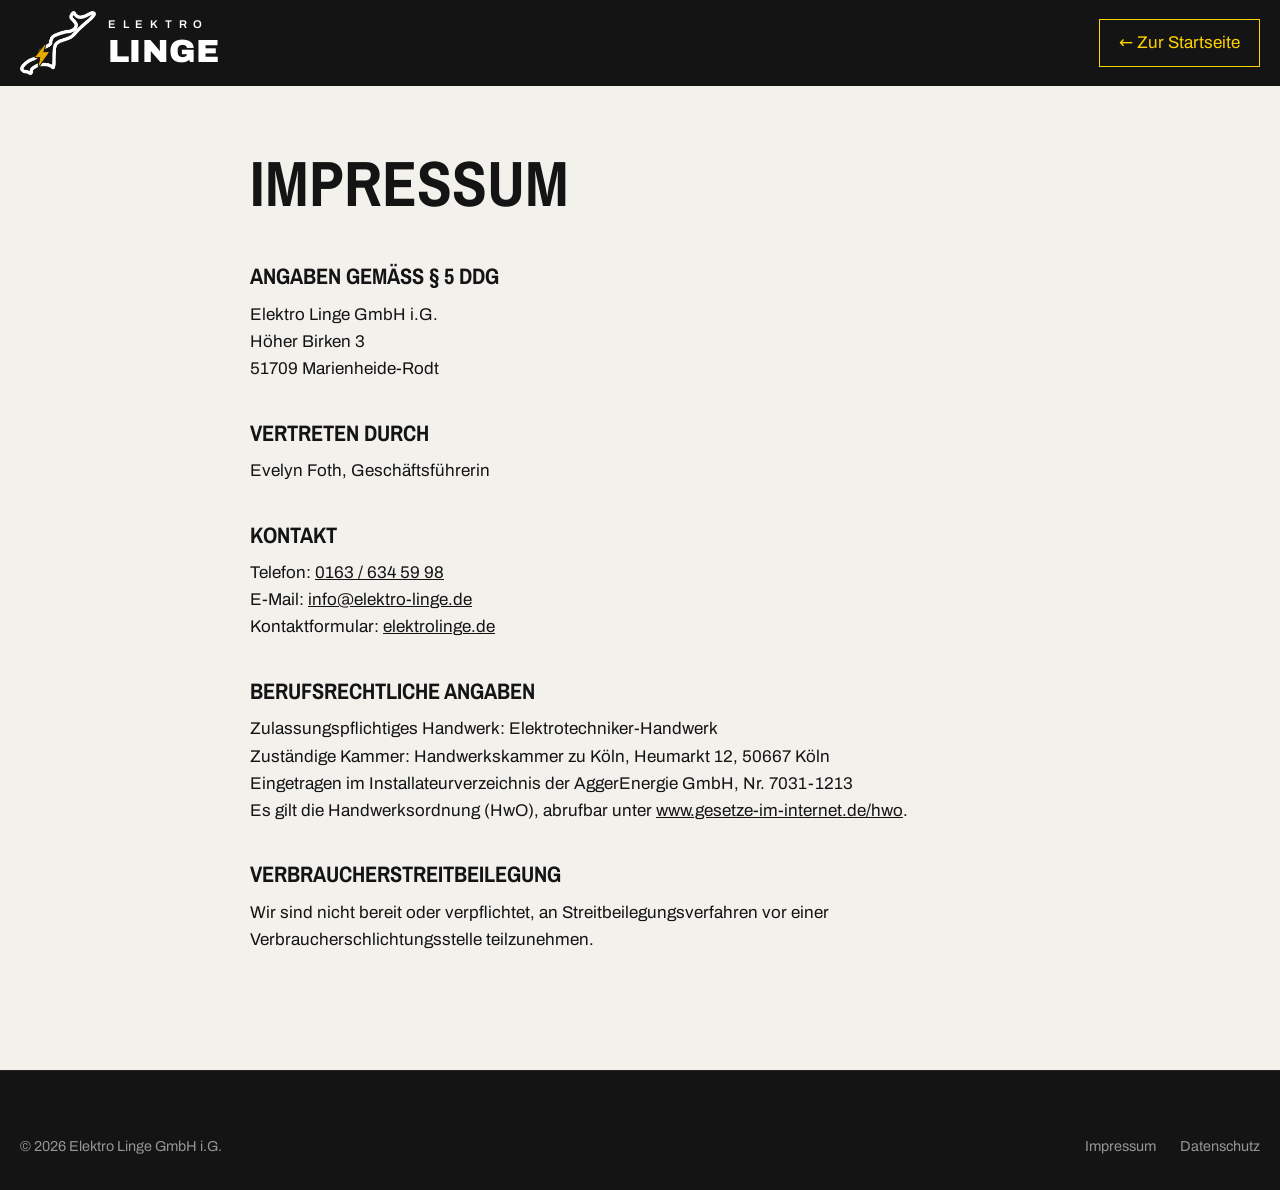
<file: impressum/index.html>
<!DOCTYPE html>
<html lang="de">
<head>
  <meta charset="UTF-8">
  <meta name="viewport" content="width=device-width, initial-scale=1.0">
  <title>Impressum – Elektro Linge</title>
  <meta name="robots" content="noindex">
  <link rel="icon" href="/favicon.ico" sizes="any">
  <link rel="icon" href="/favicon-48.png" type="image/png" sizes="48x48">
  <link rel="icon" href="/favicon-96.png" type="image/png" sizes="96x96">
  <link rel="icon" href="/favicon-192.png" type="image/png" sizes="192x192">
  <link rel="apple-touch-icon" href="/apple-touch-icon.png">
  <link rel="stylesheet" href="/css/fonts.css">
  <link rel="stylesheet" href="/css/styles.css?v=42">
</head>
<body class="legal-page">
  <header class="site-header">
    <div class="container header-inner">
      <a href="/" class="brand"><img src="/assets/logo-mark-white.png" alt="" width="43" height="36" class="brand-mark"><span class="brand-text"><span class="brand-top">ELEKTRO</span><span class="brand-main">LINGE</span></span></a>
      <a href="/" class="nav-cta">← Zur Startseite</a>
    </div>
  </header>
  <main class="legal">
    <div class="container">
      <h1>Impressum</h1>
      <h2>Angaben gemäß § 5 DDG</h2>
      <p>Elektro Linge GmbH i.G.<br>Höher Birken 3<br>51709 Marienheide-Rodt</p>

      <h2>Vertreten durch</h2>
      <p>Evelyn Foth, Geschäftsführerin</p>

      <h2>Kontakt</h2>
      <p>Telefon: <a href="tel:+491636345998">0163 / 634 59 98</a><br>E-Mail: <a href="mailto:info@elektro-linge.de">info@elektro-linge.de</a><br>Kontaktformular: <a href="/#kontakt">elektrolinge.de</a></p>

      <h2>Berufsrechtliche Angaben</h2>
      <p>Zulassungspflichtiges Handwerk: Elektrotechniker-Handwerk<br>
      Zuständige Kammer: Handwerkskammer zu Köln, Heumarkt 12, 50667 Köln<br>
      Eingetragen im Installateurverzeichnis der AggerEnergie GmbH, Nr. 7031-1213<br>
      Es gilt die Handwerksordnung (HwO), abrufbar unter <a href="https://www.gesetze-im-internet.de/hwo/">www.gesetze-im-internet.de/hwo</a>.</p>

      <h2>Verbraucherstreitbeilegung</h2>
      <p>Wir sind nicht bereit oder verpflichtet, an Streitbeilegungsverfahren vor einer Verbraucherschlichtungsstelle teilzunehmen.</p>
    </div>
  </main>
  <footer class="site-footer">
    <div class="container footer-inner">
      <div class="footer-row"><p>© 2026 Elektro Linge GmbH i.G.</p>
      <nav aria-label="Rechtliches"><a href="/impressum/">Impressum</a><a href="/datenschutz/">Datenschutz</a></nav></div>
    </div>
  </footer>
</body>
</html>
</file>
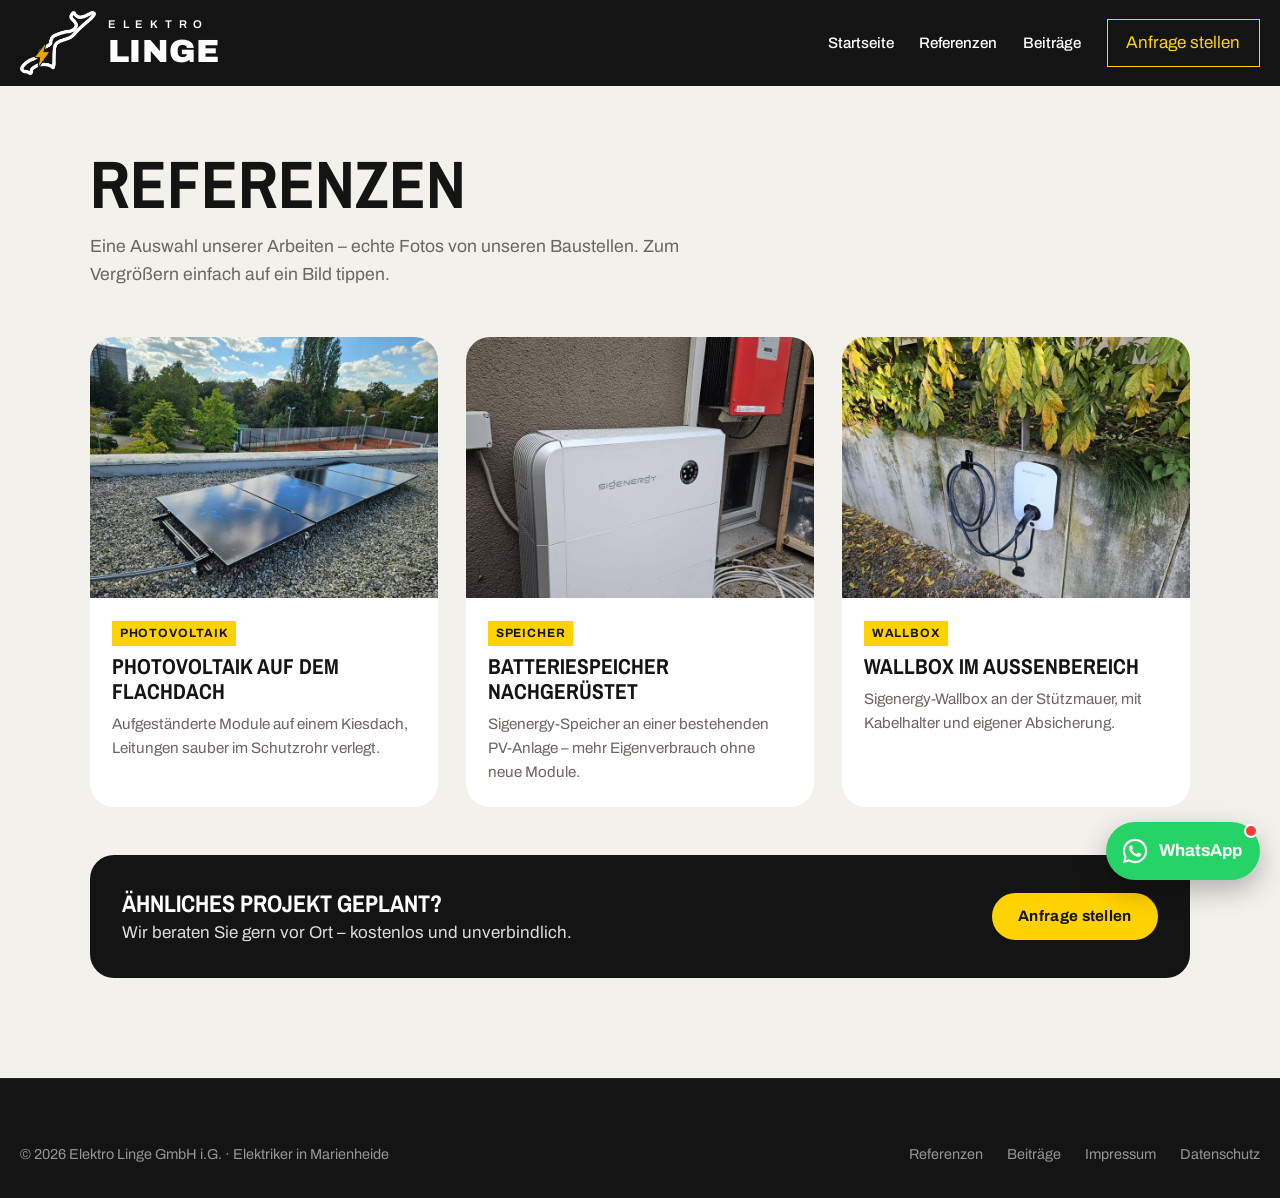
<file: referenzen/index.html>
<!DOCTYPE html>
<html lang="de">
<head>
  <meta charset="UTF-8">
  <meta name="viewport" content="width=device-width, initial-scale=1.0">
  <title>Referenzen – Elektro Linge, Elektriker in Marienheide</title>
  <meta name="description" content="Ausgeführte Arbeiten von Elektro Linge: Photovoltaik, Batteriespeicher, Wallboxen und Elektroinstallation in Marienheide und Umgebung.">
  <meta name="theme-color" content="#141414">
  <link rel="canonical" href="https://elektrolinge.de/referenzen/">
  <meta property="og:type" content="website">
  <meta property="og:locale" content="de_DE">
  <meta property="og:site_name" content="Elektro Linge">
  <meta property="og:url" content="https://elektrolinge.de/referenzen/">
  <meta property="og:title" content="Referenzen – Elektro Linge, Elektriker in Marienheide">
  <meta property="og:description" content="Ausgeführte Arbeiten von Elektro Linge: Photovoltaik, Batteriespeicher, Wallboxen und Elektroinstallation in Marienheide und Umgebung.">
  <meta property="og:image" content="https://elektrolinge.de/assets/og-bild.jpg">
  <meta name="twitter:card" content="summary_large_image">
  <link rel="icon" href="/favicon.ico" sizes="any">
  <link rel="icon" href="/favicon-48.png" type="image/png" sizes="48x48">
  <link rel="icon" href="/favicon-192.png" type="image/png" sizes="192x192">
  <link rel="apple-touch-icon" href="/apple-touch-icon.png">
  <link rel="stylesheet" href="/css/fonts.css">
  <link rel="stylesheet" href="/css/styles.css?v=42">
</head>
<body class="blog-page">
  <header class="site-header">
    <div class="container header-inner">
      <a href="/" class="brand" aria-label="Elektro Linge – Startseite"><img src="/assets/logo-mark-white.png" alt="" width="43" height="36" class="brand-mark"><span class="brand-text"><span class="brand-top">ELEKTRO</span><span class="brand-main">LINGE</span></span></a>
      <nav class="blog-head" aria-label="Navigation">
        <a href="/">Startseite</a>
        <a href="/referenzen/">Referenzen</a>
        <a href="/beitraege/">Beiträge</a>
        <a href="/#kontakt" class="nav-cta">Anfrage stellen</a>
      </nav>
    </div>
  </header>
  <main class="blog refs">
    <div class="container">
      <h1>Referenzen</h1>
      <p class="blog-intro">Eine Auswahl unserer Arbeiten – echte Fotos von unseren Baustellen. Zum Vergrößern einfach auf ein Bild tippen.</p>
      <ul class="ref-grid">
        <li><button type="button" class="ref-open" data-full="/assets/img/referenzen/pv-flachdach.jpg" data-w="1600" data-h="1200" aria-label="Photovoltaik auf dem Flachdach – groß anzeigen"><img src="/assets/img/referenzen/pv-flachdach-klein.jpg" alt="Photovoltaik auf dem Flachdach" width="800" height="600" loading="lazy"></button><div><span class="tag">Photovoltaik</span><h2>Photovoltaik auf dem Flachdach</h2><p>Aufgeständerte Module auf einem Kiesdach, Leitungen sauber im Schutzrohr verlegt.</p></div></li>
        <li><button type="button" class="ref-open" data-full="/assets/img/referenzen/batteriespeicher.jpg" data-w="1200" data-h="1600" aria-label="Batteriespeicher nachgerüstet – groß anzeigen"><img src="/assets/img/referenzen/batteriespeicher-klein.jpg" alt="Batteriespeicher nachgerüstet" width="800" height="600" loading="lazy"></button><div><span class="tag">Speicher</span><h2>Batteriespeicher nachgerüstet</h2><p>Sigenergy-Speicher an einer bestehenden PV-Anlage – mehr Eigenverbrauch ohne neue Module.</p></div></li>
        <li><button type="button" class="ref-open" data-full="/assets/img/referenzen/wallbox.jpg" data-w="1500" data-h="1125" aria-label="Wallbox im Außenbereich – groß anzeigen"><img src="/assets/img/referenzen/wallbox-klein.jpg" alt="Wallbox im Außenbereich" width="800" height="600" loading="lazy"></button><div><span class="tag">Wallbox</span><h2>Wallbox im Außenbereich</h2><p>Sigenergy-Wallbox an der Stützmauer, mit Kabelhalter und eigener Absicherung.</p></div></li>
      </ul>
      <div class="post-cta"><div><strong>Ähnliches Projekt geplant?</strong>Wir beraten Sie gern vor Ort – kostenlos und unverbindlich.</div><a href="/#kontakt" class="btn btn-yellow">Anfrage stellen</a></div>
    </div>
  </main>
  <dialog class="ref-box" aria-label="Bild groß anzeigen">
    <button type="button" class="ref-close" aria-label="Schließen">&times;</button>
    <img alt="">
    <p class="ref-caption"></p>
  </dialog>
  <footer class="site-footer">
    <div class="container footer-inner">
      <div class="footer-row"><p>© 2026 Elektro Linge GmbH i.G. · Elektriker in Marienheide</p>
      <nav aria-label="Rechtliches"><a href="/referenzen/">Referenzen</a><a href="/beitraege/">Beiträge</a><a href="/impressum/">Impressum</a><a href="/datenschutz/">Datenschutz</a></nav></div>
    </div>
  </footer>
  <a href="https://wa.me/491636345998?text=Hallo%20Elektro%20Linge%2C%20ich%20habe%20eine%20Anfrage%3A%20" class="wa-float" target="_blank" rel="noopener" aria-label="Per WhatsApp schreiben"><svg viewBox="0 0 32 32" width="30" height="30" aria-hidden="true"><path fill="currentColor" d="M16.04 3C8.86 3 3.03 8.82 3.03 16c0 2.29.6 4.53 1.74 6.5L3 29l6.68-1.75A12.95 12.95 0 0 0 16.04 29C23.22 29 29 23.18 29 16S23.22 3 16.04 3Zm0 23.63c-2.01 0-3.98-.54-5.7-1.56l-.41-.24-3.96 1.04 1.06-3.86-.27-.4A10.6 10.6 0 0 1 5.4 16c0-5.87 4.77-10.64 10.64-10.64S26.66 10.13 26.66 16 21.9 26.63 16.04 26.63Zm5.84-7.96c-.32-.16-1.89-.93-2.18-1.04-.29-.11-.5-.16-.72.16-.21.32-.82 1.04-1 1.25-.19.21-.37.24-.69.08-.32-.16-1.35-.5-2.57-1.59-.95-.85-1.59-1.9-1.78-2.22-.19-.32-.02-.49.14-.65.14-.14.32-.37.48-.56.16-.19.21-.32.32-.53.11-.21.05-.4-.03-.56-.08-.16-.72-1.73-.98-2.37-.26-.62-.52-.54-.72-.55h-.61c-.21 0-.56.08-.85.4-.29.32-1.12 1.09-1.12 2.66s1.15 3.09 1.31 3.3c.16.21 2.26 3.45 5.47 4.84.76.33 1.36.53 1.83.68.77.24 1.47.21 2.02.13.62-.09 1.89-.77 2.16-1.52.27-.75.27-1.39.19-1.52-.08-.13-.29-.21-.61-.37Z"/></svg><span class="wa-label">WhatsApp</span></a>
  <script src="/js/wa.js?v=42" defer></script>
  <script src="/js/referenzen.js?v=42" defer></script>
</body>
</html>
</file>
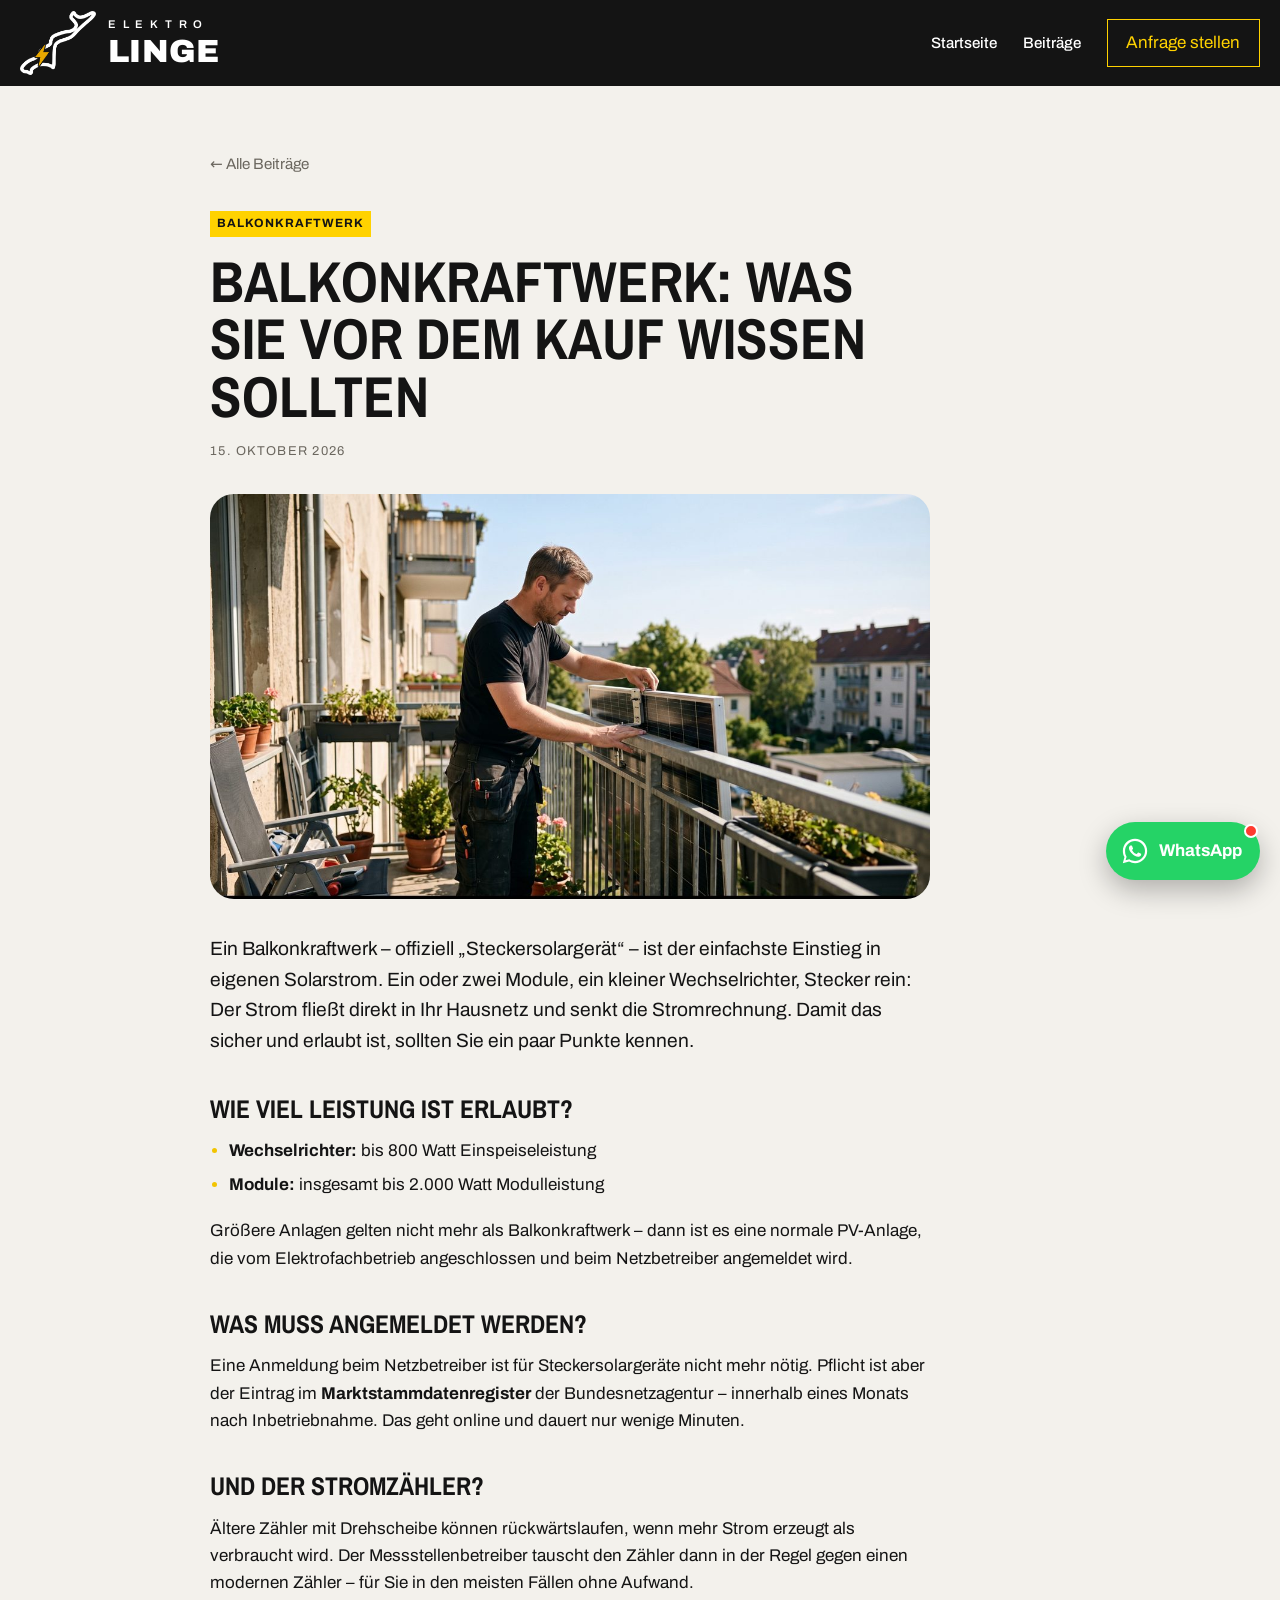
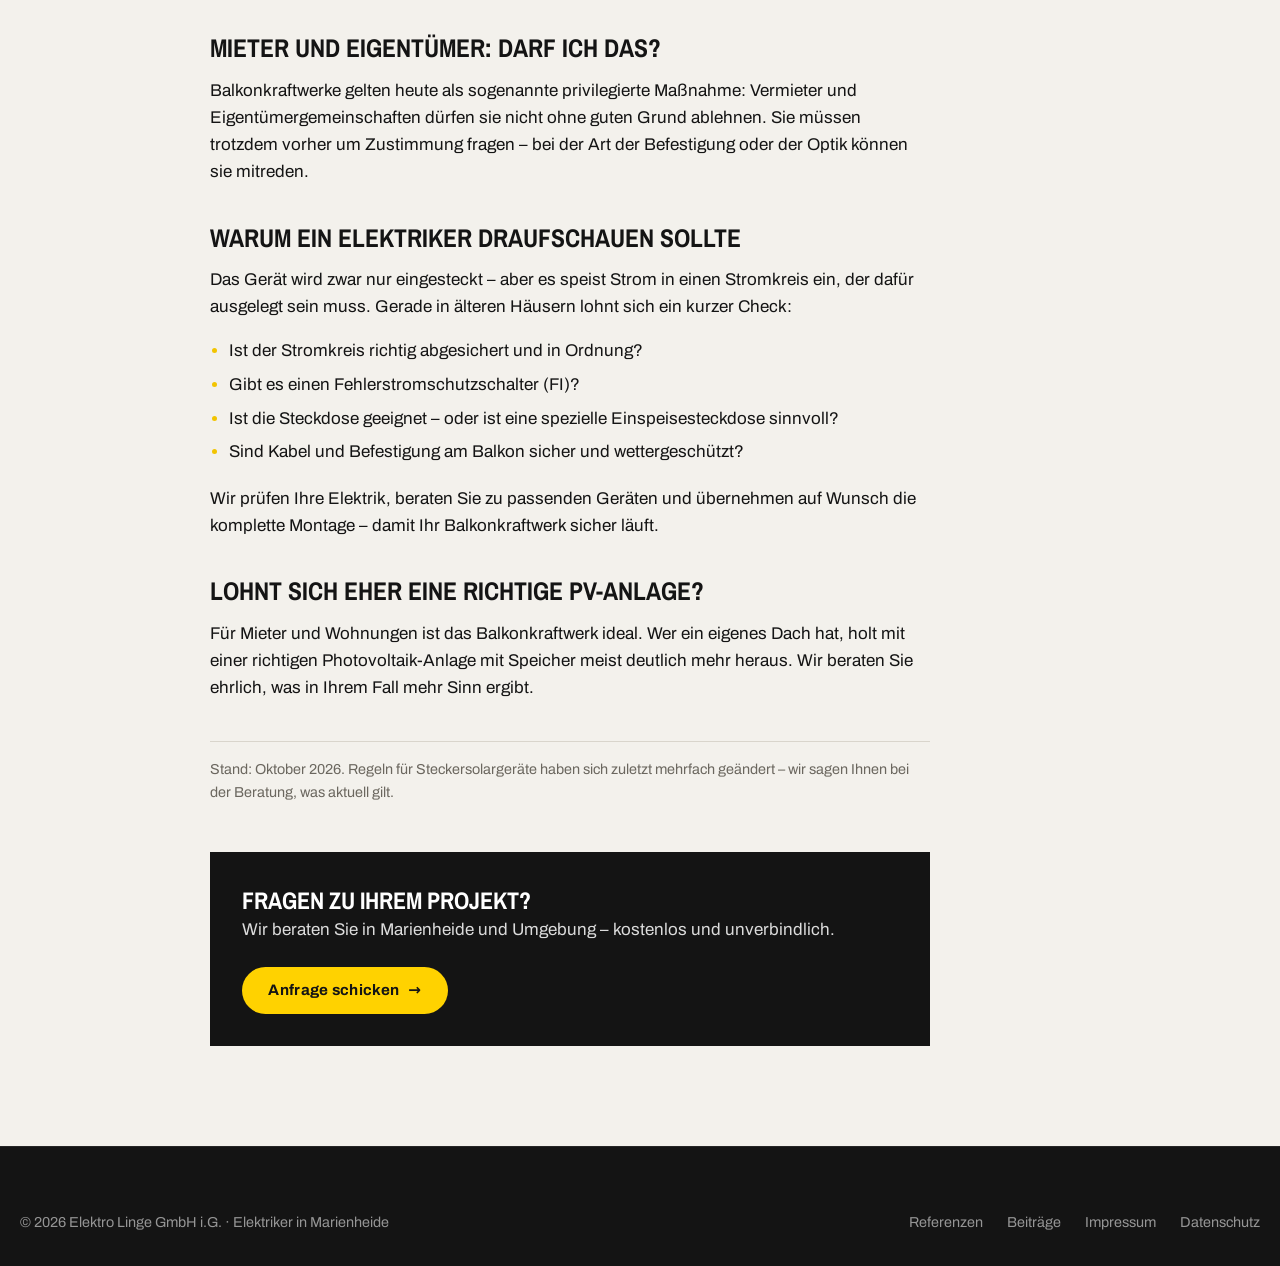
<file: beitraege/balkonkraftwerk/index.html>
<!DOCTYPE html>
<html lang="de">
<head>
  <meta charset="UTF-8">
  <meta name="viewport" content="width=device-width, initial-scale=1.0">
  <title>Balkonkraftwerk: Was Sie vor dem Kauf wissen sollten – Elektro Linge</title>
  <meta name="description" content="Balkonkraftwerk in Marienheide und Umgebung: Was erlaubt ist, wie viel Leistung zulässig ist, was angemeldet werden muss und warum ein Elektriker die Steckdose prüfen sollte.">
  <meta name="theme-color" content="#141414">
  <link rel="canonical" href="https://elektrolinge.de/beitraege/balkonkraftwerk/">
  <meta property="og:type" content="article">
  <meta property="og:locale" content="de_DE">
  <meta property="og:site_name" content="Elektro Linge">
  <meta property="og:url" content="https://elektrolinge.de/beitraege/balkonkraftwerk/">
  <meta property="og:title" content="Balkonkraftwerk: Was Sie vor dem Kauf wissen sollten – Elektro Linge">
  <meta property="og:description" content="Balkonkraftwerk in Marienheide und Umgebung: Was erlaubt ist, wie viel Leistung zulässig ist, was angemeldet werden muss und warum ein Elektriker die Steckdose prüfen sollte.">
  <meta property="og:image" content="https://elektrolinge.de/assets/img/beitrag-balkonkraftwerk-quer.jpg?v=2">
  <meta name="twitter:card" content="summary_large_image">
  <script type="application/ld+json">
{
  "@context": "https://schema.org",
  "@type": "BlogPosting",
  "headline": "Balkonkraftwerk: Was Sie vor dem Kauf wissen sollten",
  "description": "Balkonkraftwerk in Marienheide und Umgebung: Was erlaubt ist, wie viel Leistung zulässig ist, was angemeldet werden muss und warum ein Elektriker die Steckdose prüfen sollte.",
  "datePublished": "2026-10-15",
  "dateModified": "2026-10-15",
  "inLanguage": "de-DE",
  "mainEntityOfPage": "https://elektrolinge.de/beitraege/balkonkraftwerk/",
  "author": {
    "@type": "Organization",
    "name": "Elektro Linge",
    "url": "https://elektrolinge.de/"
  },
  "publisher": {
    "@type": "Organization",
    "name": "Elektro Linge",
    "url": "https://elektrolinge.de/",
    "logo": {
      "@type": "ImageObject",
      "url": "https://elektrolinge.de/favicon-512.png"
    }
  },
  "image": "https://elektrolinge.de/assets/img/beitrag-balkonkraftwerk-quer.jpg?v=2"
}
  </script>
  <link rel="icon" href="/favicon.ico" sizes="any">
  <link rel="icon" href="/favicon-48.png" type="image/png" sizes="48x48">
  <link rel="icon" href="/favicon-192.png" type="image/png" sizes="192x192">
  <link rel="apple-touch-icon" href="/apple-touch-icon.png">
  <link rel="stylesheet" href="/css/fonts.css">
  <link rel="stylesheet" href="/css/styles.css?v=42">
</head>
<body class="blog-page">
  <header class="site-header">
    <div class="container header-inner">
      <a href="/" class="brand" aria-label="Elektro Linge – Startseite"><img src="/assets/logo-mark-white.png" alt="" width="43" height="36" class="brand-mark"><span class="brand-text"><span class="brand-top">ELEKTRO</span><span class="brand-main">LINGE</span></span></a>
      <nav class="blog-head" aria-label="Navigation">
        <a href="/">Startseite</a>
        <a href="/beitraege/">Beiträge</a>
        <a href="/#kontakt" class="nav-cta">Anfrage stellen</a>
      </nav>
    </div>
  </header>
  <main class="blog">
    <div class="container">
      <article class="post">
        <a href="/beitraege/" class="back-link">← Alle Beiträge</a><br>
        <span class="tag">Balkonkraftwerk</span>
        <h1>Balkonkraftwerk: Was Sie vor dem Kauf wissen sollten</h1>
        <time class="post-meta" datetime="2026-10-15">15. Oktober 2026</time>
      <figure class="post-figure"><img src="/assets/img/beitrag-balkonkraftwerk-quer.jpg?v=2" alt="Elektriker montiert ein Solarmodul am Balkongeländer"></figure>
      <p class="lead">Ein Balkonkraftwerk – offiziell „Steckersolargerät“ – ist der einfachste Einstieg in eigenen Solarstrom. Ein oder zwei Module, ein kleiner Wechselrichter, Stecker rein: Der Strom fließt direkt in Ihr Hausnetz und senkt die Stromrechnung. Damit das sicher und erlaubt ist, sollten Sie ein paar Punkte kennen.</p>

      <h2>Wie viel Leistung ist erlaubt?</h2>
      <ul>
        <li><strong>Wechselrichter:</strong> bis 800 Watt Einspeiseleistung</li>
        <li><strong>Module:</strong> insgesamt bis 2.000 Watt Modulleistung</li>
      </ul>
      <p>Größere Anlagen gelten nicht mehr als Balkonkraftwerk – dann ist es eine normale PV-Anlage, die vom Elektrofachbetrieb angeschlossen und beim Netzbetreiber angemeldet wird.</p>

      <h2>Was muss angemeldet werden?</h2>
      <p>Eine Anmeldung beim Netzbetreiber ist für Steckersolargeräte nicht mehr nötig. Pflicht ist aber der Eintrag im <strong>Marktstammdatenregister</strong> der Bundesnetzagentur – innerhalb eines Monats nach Inbetriebnahme. Das geht online und dauert nur wenige Minuten.</p>

      <h2>Und der Stromzähler?</h2>
      <p>Ältere Zähler mit Drehscheibe können rückwärtslaufen, wenn mehr Strom erzeugt als verbraucht wird. Der Messstellenbetreiber tauscht den Zähler dann in der Regel gegen einen modernen Zähler – für Sie in den meisten Fällen ohne Aufwand.</p>

      <h2>Mieter und Eigentümer: Darf ich das?</h2>
      <p>Balkonkraftwerke gelten heute als sogenannte privilegierte Maßnahme: Vermieter und Eigentümergemeinschaften dürfen sie nicht ohne guten Grund ablehnen. Sie müssen trotzdem vorher um Zustimmung fragen – bei der Art der Befestigung oder der Optik können sie mitreden.</p>

      <h2>Warum ein Elektriker draufschauen sollte</h2>
      <p>Das Gerät wird zwar nur eingesteckt – aber es speist Strom in einen Stromkreis ein, der dafür ausgelegt sein muss. Gerade in älteren Häusern lohnt sich ein kurzer Check:</p>
      <ul>
        <li>Ist der Stromkreis richtig abgesichert und in Ordnung?</li>
        <li>Gibt es einen Fehlerstromschutzschalter (FI)?</li>
        <li>Ist die Steckdose geeignet – oder ist eine spezielle Einspeisesteckdose sinnvoll?</li>
        <li>Sind Kabel und Befestigung am Balkon sicher und wettergeschützt?</li>
      </ul>
      <p>Wir prüfen Ihre Elektrik, beraten Sie zu passenden Geräten und übernehmen auf Wunsch die komplette Montage – damit Ihr Balkonkraftwerk sicher läuft.</p>

      <h2>Lohnt sich eher eine richtige PV-Anlage?</h2>
      <p>Für Mieter und Wohnungen ist das Balkonkraftwerk ideal. Wer ein eigenes Dach hat, holt mit einer richtigen Photovoltaik-Anlage mit Speicher meist deutlich mehr heraus. Wir beraten Sie ehrlich, was in Ihrem Fall mehr Sinn ergibt.</p>

      <p class="note">Stand: Oktober 2026. Regeln für Steckersolargeräte haben sich zuletzt mehrfach geändert – wir sagen Ihnen bei der Beratung, was aktuell gilt.</p>
      <div class="post-cta">
        <div><strong>Fragen zu Ihrem Projekt?</strong>Wir beraten Sie in Marienheide und Umgebung – kostenlos und unverbindlich.</div>
        <a href="/#kontakt" class="btn btn-yellow">Anfrage schicken <span class="arrow">→</span></a>
      </div>
      </article>
    </div>
  </main>
  <footer class="site-footer">
    <div class="container footer-inner">
      <div class="footer-row"><p>© 2026 Elektro Linge GmbH i.G. · Elektriker in Marienheide</p>
      <nav aria-label="Rechtliches"><a href="/referenzen/">Referenzen</a><a href="/beitraege/">Beiträge</a><a href="/impressum/">Impressum</a><a href="/datenschutz/">Datenschutz</a></nav></div>
    </div>
  </footer>
  <a href="https://wa.me/491636345998?text=Hallo%20Elektro%20Linge%2C%20ich%20habe%20eine%20Anfrage%3A%20" class="wa-float" target="_blank" rel="noopener" aria-label="Per WhatsApp schreiben"><svg viewBox="0 0 32 32" width="30" height="30" aria-hidden="true"><path fill="currentColor" d="M16.04 3C8.86 3 3.03 8.82 3.03 16c0 2.29.6 4.53 1.74 6.5L3 29l6.68-1.75A12.95 12.95 0 0 0 16.04 29C23.22 29 29 23.18 29 16S23.22 3 16.04 3Zm0 23.63c-2.01 0-3.98-.54-5.7-1.56l-.41-.24-3.96 1.04 1.06-3.86-.27-.4A10.6 10.6 0 0 1 5.4 16c0-5.87 4.77-10.64 10.64-10.64S26.66 10.13 26.66 16 21.9 26.63 16.04 26.63Zm5.84-7.96c-.32-.16-1.89-.93-2.18-1.04-.29-.11-.5-.16-.72.16-.21.32-.82 1.04-1 1.25-.19.21-.37.24-.69.08-.32-.16-1.35-.5-2.57-1.59-.95-.85-1.59-1.9-1.78-2.22-.19-.32-.02-.49.14-.65.14-.14.32-.37.48-.56.16-.19.21-.32.32-.53.11-.21.05-.4-.03-.56-.08-.16-.72-1.73-.98-2.37-.26-.62-.52-.54-.72-.55h-.61c-.21 0-.56.08-.85.4-.29.32-1.12 1.09-1.12 2.66s1.15 3.09 1.31 3.3c.16.21 2.26 3.45 5.47 4.84.76.33 1.36.53 1.83.68.77.24 1.47.21 2.02.13.62-.09 1.89-.77 2.16-1.52.27-.75.27-1.39.19-1.52-.08-.13-.29-.21-.61-.37Z"/></svg><span class="wa-label">WhatsApp</span></a>
  <script src="/js/wa.js?v=42" defer></script>
</body>
</html>
</file>
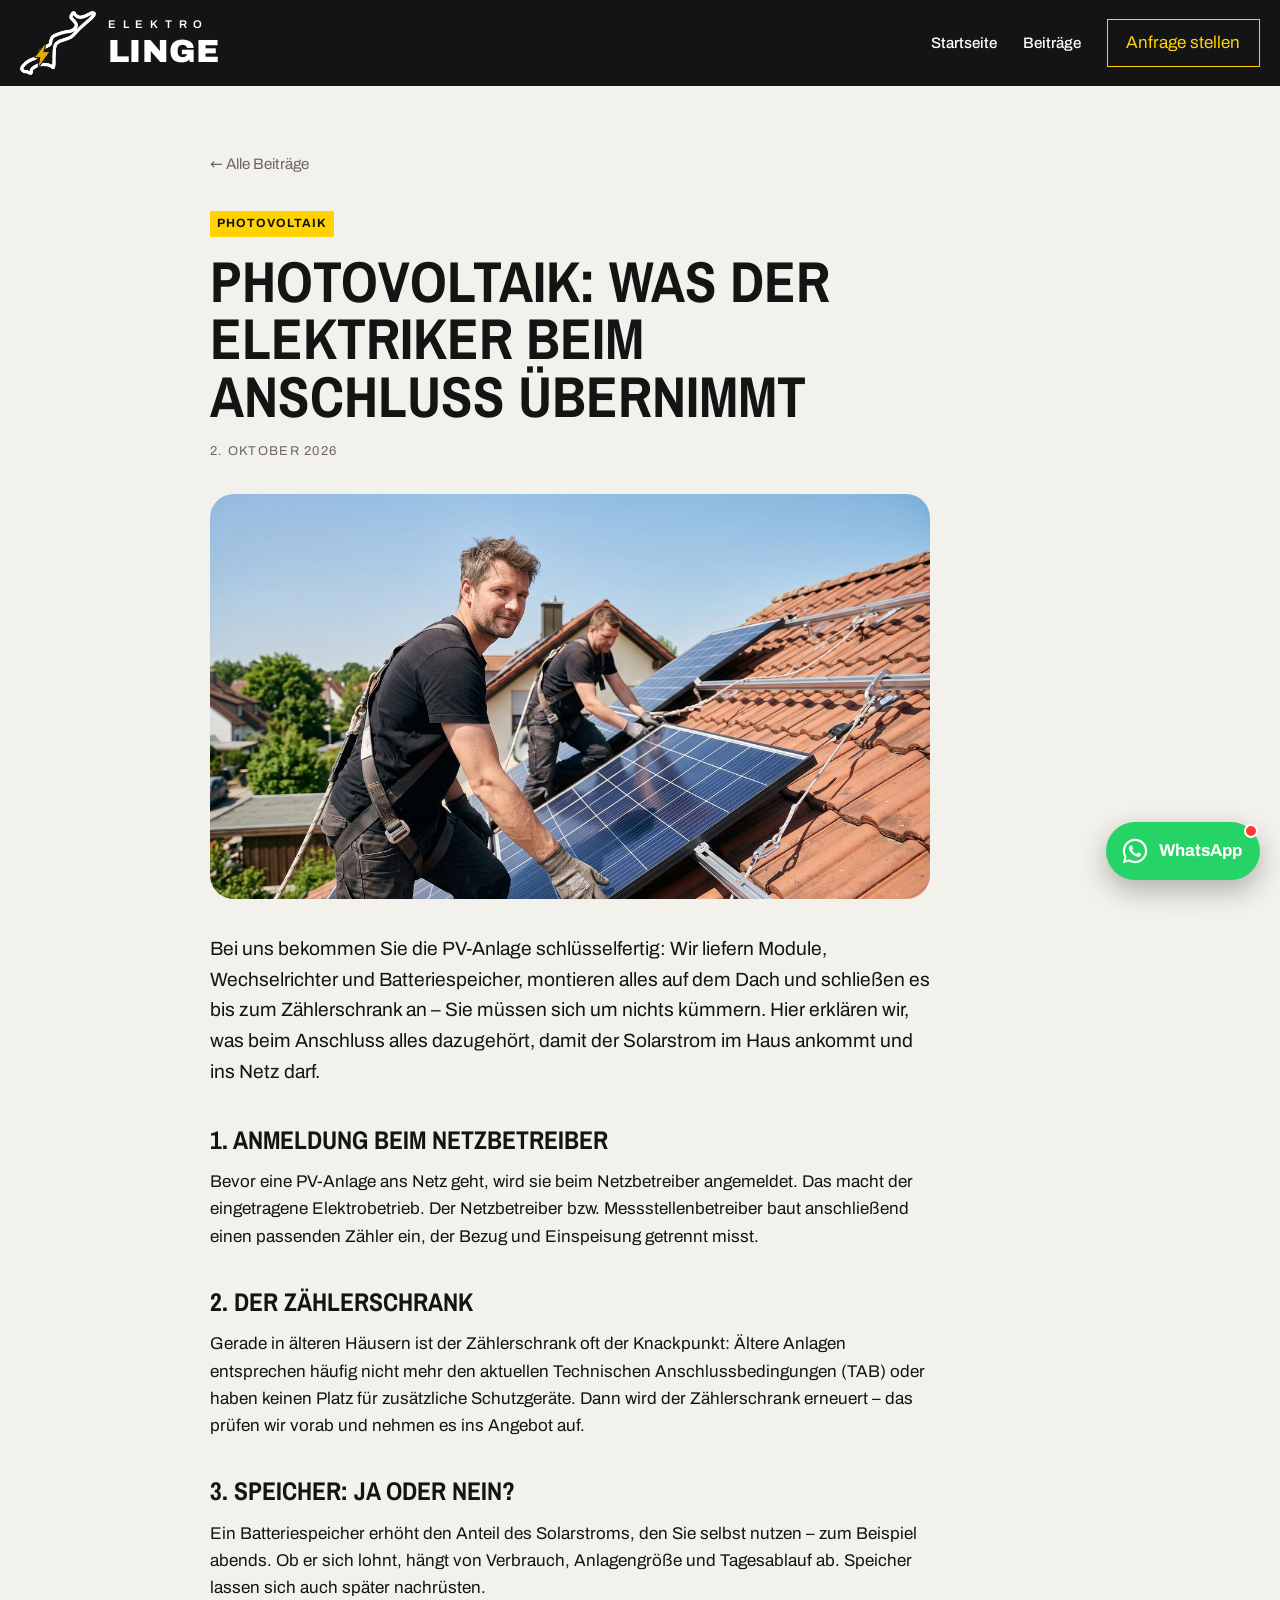
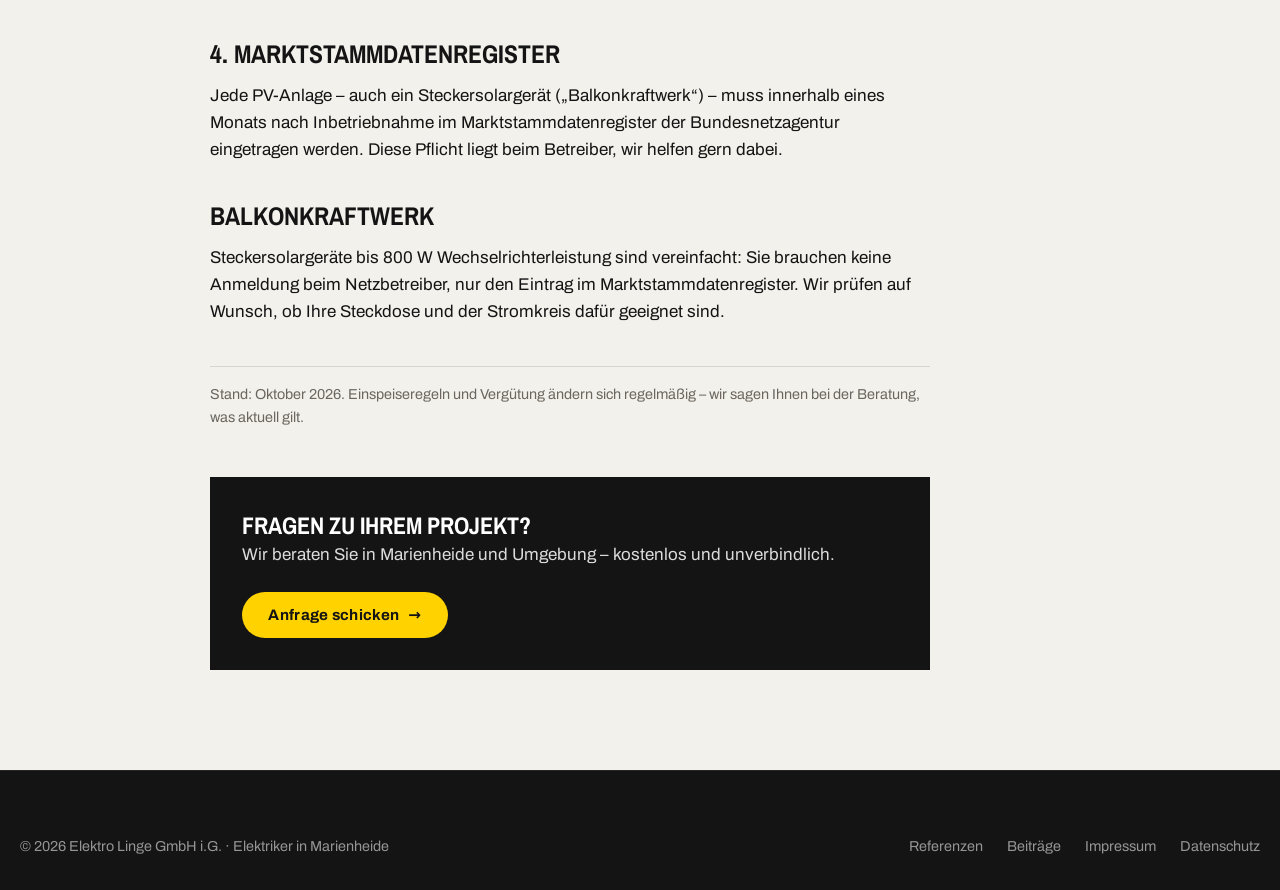
<file: beitraege/photovoltaik-anschluss/index.html>
<!DOCTYPE html>
<html lang="de">
<head>
  <meta charset="UTF-8">
  <meta name="viewport" content="width=device-width, initial-scale=1.0">
  <title>Photovoltaik: Was der Elektriker beim Anschluss übernimmt – Elektro Linge</title>
  <meta name="description" content="PV-Anlage in Marienheide und Oberberg anschließen: Anmeldung beim Netzbetreiber, Zählerschrank, Speicher und Marktstammdatenregister – kurz erklärt.">
  <meta name="theme-color" content="#141414">
  <link rel="canonical" href="https://elektrolinge.de/beitraege/photovoltaik-anschluss/">
  <meta property="og:type" content="article">
  <meta property="og:locale" content="de_DE">
  <meta property="og:site_name" content="Elektro Linge">
  <meta property="og:url" content="https://elektrolinge.de/beitraege/photovoltaik-anschluss/">
  <meta property="og:title" content="Photovoltaik: Was der Elektriker beim Anschluss übernimmt – Elektro Linge">
  <meta property="og:description" content="PV-Anlage in Marienheide und Oberberg anschließen: Anmeldung beim Netzbetreiber, Zählerschrank, Speicher und Marktstammdatenregister – kurz erklärt.">
  <meta property="og:image" content="https://elektrolinge.de/assets/img/beitrag-photovoltaik-quer.jpg">
  <meta name="twitter:card" content="summary_large_image">
  <script type="application/ld+json">
{
  "@context": "https://schema.org",
  "@type": "BlogPosting",
  "headline": "Photovoltaik: Was der Elektriker beim Anschluss übernimmt",
  "description": "PV-Anlage in Marienheide und Oberberg anschließen: Anmeldung beim Netzbetreiber, Zählerschrank, Speicher und Marktstammdatenregister – kurz erklärt.",
  "datePublished": "2026-10-02",
  "dateModified": "2026-10-02",
  "inLanguage": "de-DE",
  "mainEntityOfPage": "https://elektrolinge.de/beitraege/photovoltaik-anschluss/",
  "author": {
    "@type": "Organization",
    "name": "Elektro Linge",
    "url": "https://elektrolinge.de/"
  },
  "publisher": {
    "@type": "Organization",
    "name": "Elektro Linge",
    "url": "https://elektrolinge.de/",
    "logo": {
      "@type": "ImageObject",
      "url": "https://elektrolinge.de/favicon-512.png"
    }
  },
  "image": "https://elektrolinge.de/assets/img/beitrag-photovoltaik-quer.jpg"
}
  </script>
  <link rel="icon" href="/favicon.ico" sizes="any">
  <link rel="icon" href="/favicon-48.png" type="image/png" sizes="48x48">
  <link rel="icon" href="/favicon-192.png" type="image/png" sizes="192x192">
  <link rel="apple-touch-icon" href="/apple-touch-icon.png">
  <link rel="stylesheet" href="/css/fonts.css">
  <link rel="stylesheet" href="/css/styles.css?v=42">
</head>
<body class="blog-page">
  <header class="site-header">
    <div class="container header-inner">
      <a href="/" class="brand" aria-label="Elektro Linge – Startseite"><img src="/assets/logo-mark-white.png" alt="" width="43" height="36" class="brand-mark"><span class="brand-text"><span class="brand-top">ELEKTRO</span><span class="brand-main">LINGE</span></span></a>
      <nav class="blog-head" aria-label="Navigation">
        <a href="/">Startseite</a>
        <a href="/beitraege/">Beiträge</a>
        <a href="/#kontakt" class="nav-cta">Anfrage stellen</a>
      </nav>
    </div>
  </header>
  <main class="blog">
    <div class="container">
      <article class="post">
        <a href="/beitraege/" class="back-link">← Alle Beiträge</a><br>
        <span class="tag">Photovoltaik</span>
        <h1>Photovoltaik: Was der Elektriker beim Anschluss übernimmt</h1>
        <time class="post-meta" datetime="2026-10-02">2. Oktober 2026</time>
      <figure class="post-figure"><img src="/assets/img/beitrag-photovoltaik-quer.jpg" alt="Elektriker montieren Solarmodule auf einem Hausdach"></figure>
      <p class="lead">Bei uns bekommen Sie die PV-Anlage schlüsselfertig: Wir liefern Module, Wechselrichter und Batteriespeicher, montieren alles auf dem Dach und schließen es bis zum Zählerschrank an – Sie müssen sich um nichts kümmern. Hier erklären wir, was beim Anschluss alles dazugehört, damit der Solarstrom im Haus ankommt und ins Netz darf.</p>

      <h2>1. Anmeldung beim Netzbetreiber</h2>
      <p>Bevor eine PV-Anlage ans Netz geht, wird sie beim Netzbetreiber angemeldet. Das macht der eingetragene Elektrobetrieb. Der Netzbetreiber bzw. Messstellenbetreiber baut anschließend einen passenden Zähler ein, der Bezug und Einspeisung getrennt misst.</p>

      <h2>2. Der Zählerschrank</h2>
      <p>Gerade in älteren Häusern ist der Zählerschrank oft der Knackpunkt: Ältere Anlagen entsprechen häufig nicht mehr den aktuellen Technischen Anschlussbedingungen (TAB) oder haben keinen Platz für zusätzliche Schutzgeräte. Dann wird der Zählerschrank erneuert – das prüfen wir vorab und nehmen es ins Angebot auf.</p>

      <h2>3. Speicher: ja oder nein?</h2>
      <p>Ein Batteriespeicher erhöht den Anteil des Solarstroms, den Sie selbst nutzen – zum Beispiel abends. Ob er sich lohnt, hängt von Verbrauch, Anlagengröße und Tagesablauf ab. Speicher lassen sich auch später nachrüsten.</p>

      <h2>4. Marktstammdatenregister</h2>
      <p>Jede PV-Anlage – auch ein Steckersolargerät („Balkonkraftwerk“) – muss innerhalb eines Monats nach Inbetriebnahme im Marktstammdatenregister der Bundesnetzagentur eingetragen werden. Diese Pflicht liegt beim Betreiber, wir helfen gern dabei.</p>

      <h2>Balkonkraftwerk</h2>
      <p>Steckersolargeräte bis 800 W Wechselrichterleistung sind vereinfacht: Sie brauchen keine Anmeldung beim Netzbetreiber, nur den Eintrag im Marktstammdatenregister. Wir prüfen auf Wunsch, ob Ihre Steckdose und der Stromkreis dafür geeignet sind.</p>

      <p class="note">Stand: Oktober 2026. Einspeiseregeln und Vergütung ändern sich regelmäßig – wir sagen Ihnen bei der Beratung, was aktuell gilt.</p>
      <div class="post-cta">
        <div><strong>Fragen zu Ihrem Projekt?</strong>Wir beraten Sie in Marienheide und Umgebung – kostenlos und unverbindlich.</div>
        <a href="/#kontakt" class="btn btn-yellow">Anfrage schicken <span class="arrow">→</span></a>
      </div>
      </article>
    </div>
  </main>
  <footer class="site-footer">
    <div class="container footer-inner">
      <div class="footer-row"><p>© 2026 Elektro Linge GmbH i.G. · Elektriker in Marienheide</p>
      <nav aria-label="Rechtliches"><a href="/referenzen/">Referenzen</a><a href="/beitraege/">Beiträge</a><a href="/impressum/">Impressum</a><a href="/datenschutz/">Datenschutz</a></nav></div>
    </div>
  </footer>
  <a href="https://wa.me/491636345998?text=Hallo%20Elektro%20Linge%2C%20ich%20habe%20eine%20Anfrage%3A%20" class="wa-float" target="_blank" rel="noopener" aria-label="Per WhatsApp schreiben"><svg viewBox="0 0 32 32" width="30" height="30" aria-hidden="true"><path fill="currentColor" d="M16.04 3C8.86 3 3.03 8.82 3.03 16c0 2.29.6 4.53 1.74 6.5L3 29l6.68-1.75A12.95 12.95 0 0 0 16.04 29C23.22 29 29 23.18 29 16S23.22 3 16.04 3Zm0 23.63c-2.01 0-3.98-.54-5.7-1.56l-.41-.24-3.96 1.04 1.06-3.86-.27-.4A10.6 10.6 0 0 1 5.4 16c0-5.87 4.77-10.64 10.64-10.64S26.66 10.13 26.66 16 21.9 26.63 16.04 26.63Zm5.84-7.96c-.32-.16-1.89-.93-2.18-1.04-.29-.11-.5-.16-.72.16-.21.32-.82 1.04-1 1.25-.19.21-.37.24-.69.08-.32-.16-1.35-.5-2.57-1.59-.95-.85-1.59-1.9-1.78-2.22-.19-.32-.02-.49.14-.65.14-.14.32-.37.48-.56.16-.19.21-.32.32-.53.11-.21.05-.4-.03-.56-.08-.16-.72-1.73-.98-2.37-.26-.62-.52-.54-.72-.55h-.61c-.21 0-.56.08-.85.4-.29.32-1.12 1.09-1.12 2.66s1.15 3.09 1.31 3.3c.16.21 2.26 3.45 5.47 4.84.76.33 1.36.53 1.83.68.77.24 1.47.21 2.02.13.62-.09 1.89-.77 2.16-1.52.27-.75.27-1.39.19-1.52-.08-.13-.29-.21-.61-.37Z"/></svg><span class="wa-label">WhatsApp</span></a>
  <script src="/js/wa.js?v=42" defer></script>
</body>
</html>
</file>
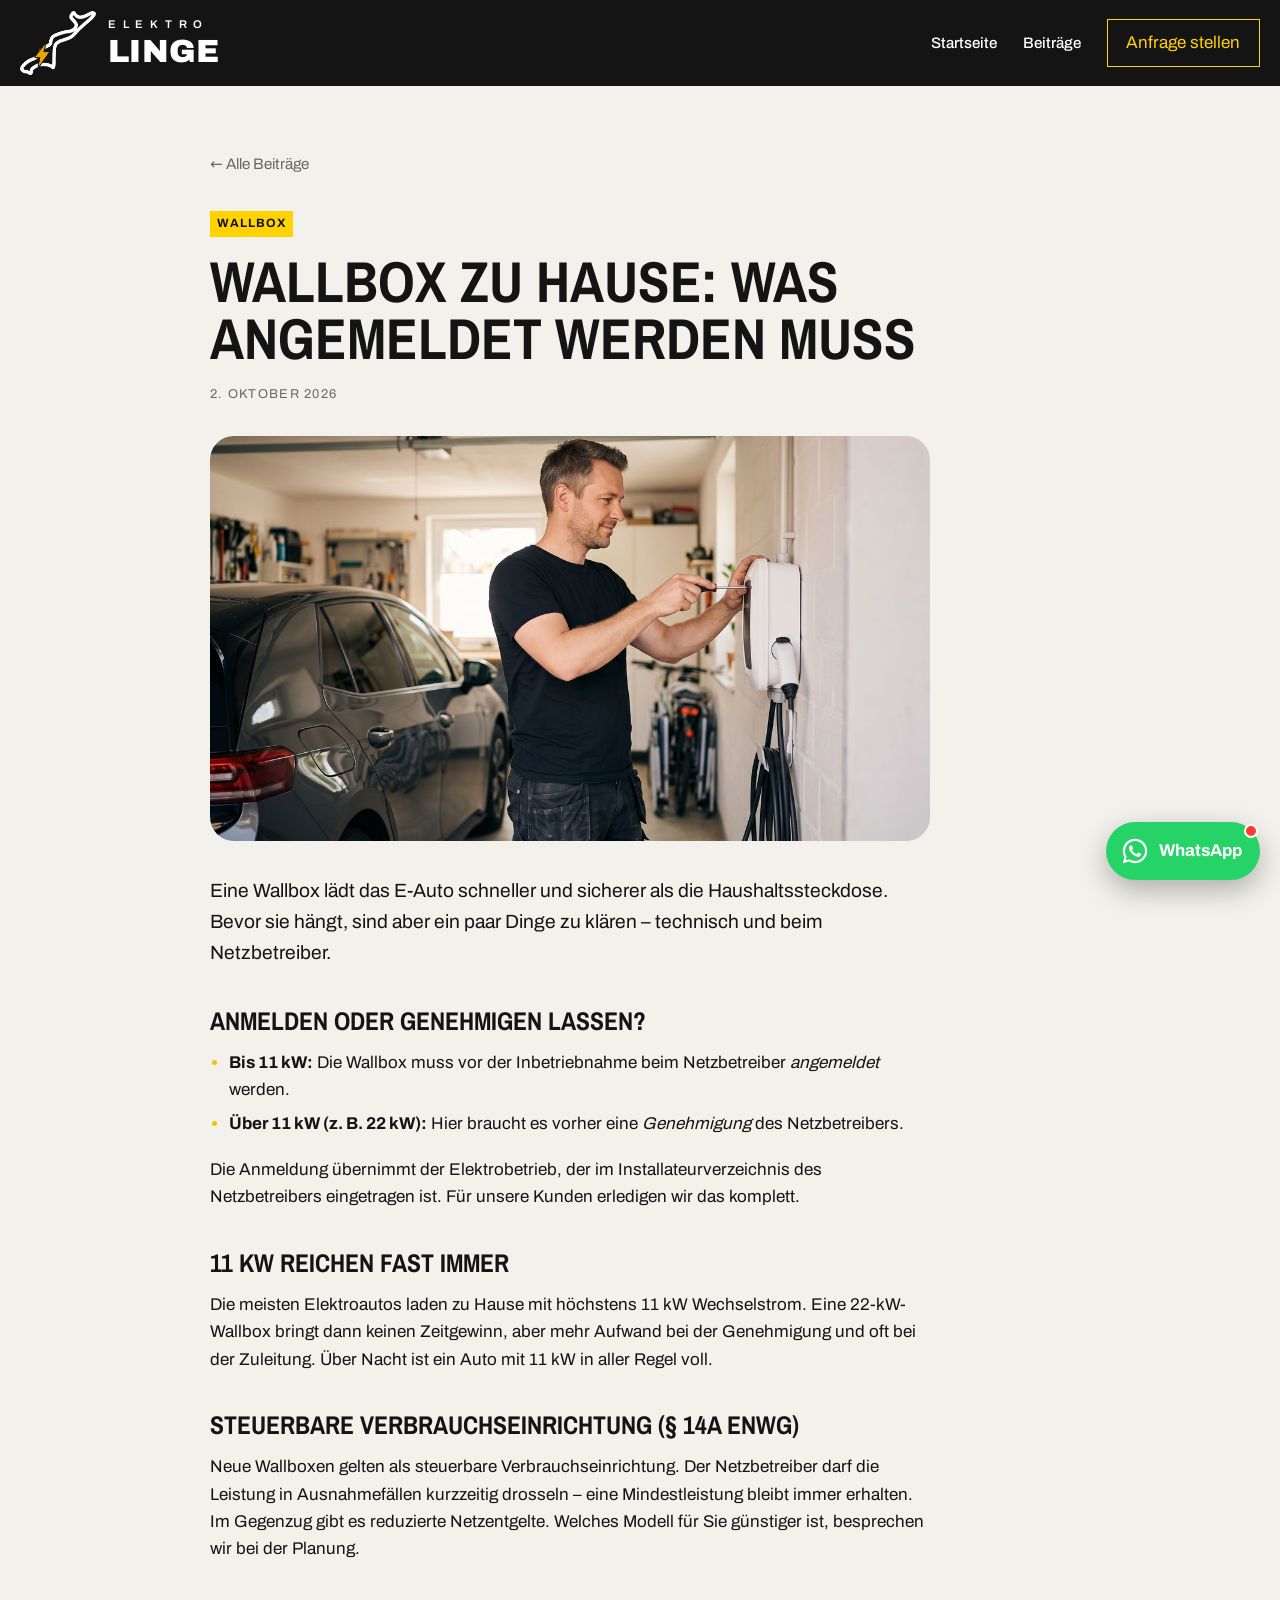
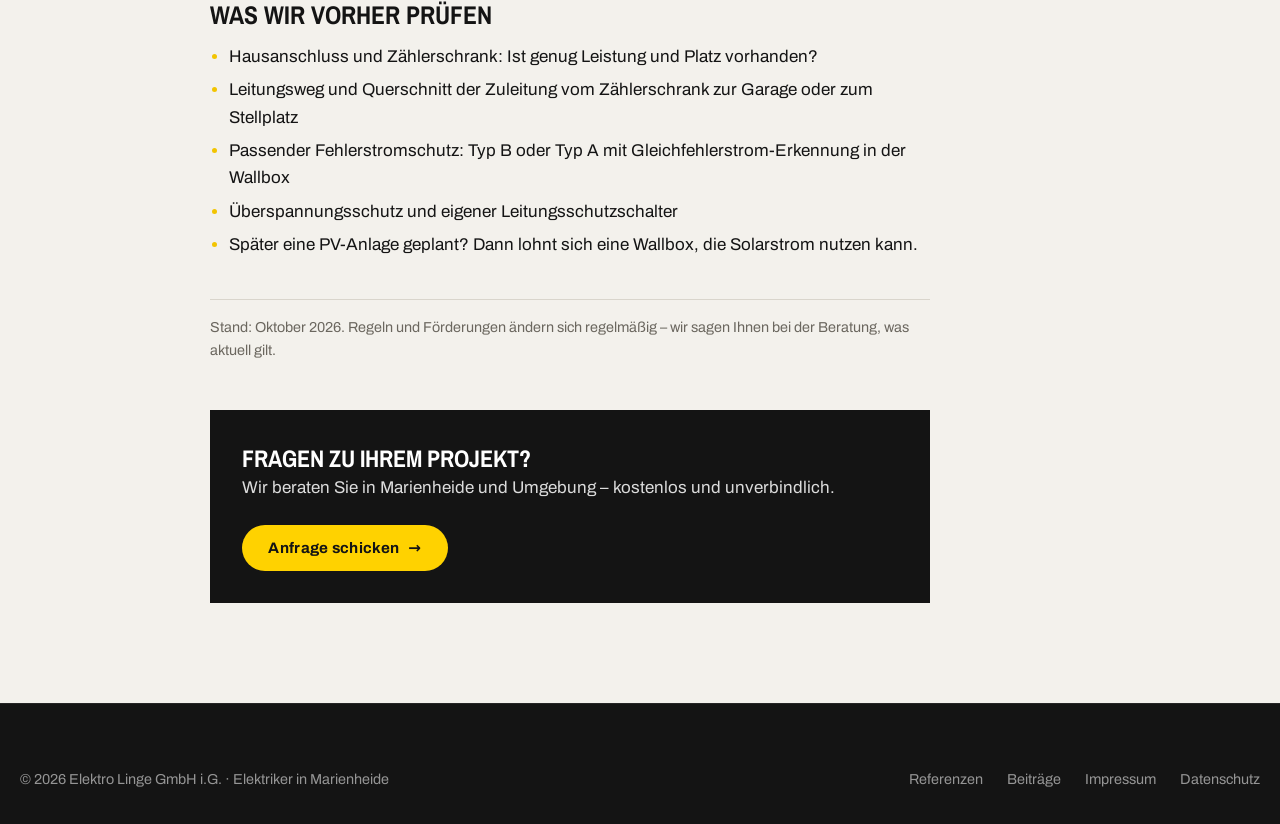
<file: beitraege/wallbox-anmelden/index.html>
<!DOCTYPE html>
<html lang="de">
<head>
  <meta charset="UTF-8">
  <meta name="viewport" content="width=device-width, initial-scale=1.0">
  <title>Wallbox zu Hause: Was angemeldet werden muss – Elektro Linge</title>
  <meta name="description" content="Wallbox in Marienheide installieren: Wann reicht eine Anmeldung beim Netzbetreiber, wann braucht es eine Genehmigung – und was der Elektriker vorher prüft.">
  <meta name="theme-color" content="#141414">
  <link rel="canonical" href="https://elektrolinge.de/beitraege/wallbox-anmelden/">
  <meta property="og:type" content="article">
  <meta property="og:locale" content="de_DE">
  <meta property="og:site_name" content="Elektro Linge">
  <meta property="og:url" content="https://elektrolinge.de/beitraege/wallbox-anmelden/">
  <meta property="og:title" content="Wallbox zu Hause: Was angemeldet werden muss – Elektro Linge">
  <meta property="og:description" content="Wallbox in Marienheide installieren: Wann reicht eine Anmeldung beim Netzbetreiber, wann braucht es eine Genehmigung – und was der Elektriker vorher prüft.">
  <meta property="og:image" content="https://elektrolinge.de/assets/img/beitrag-wallbox-quer.jpg">
  <meta name="twitter:card" content="summary_large_image">
  <script type="application/ld+json">
{
  "@context": "https://schema.org",
  "@type": "BlogPosting",
  "headline": "Wallbox zu Hause: Was angemeldet werden muss",
  "description": "Wallbox in Marienheide installieren: Wann reicht eine Anmeldung beim Netzbetreiber, wann braucht es eine Genehmigung – und was der Elektriker vorher prüft.",
  "datePublished": "2026-10-02",
  "dateModified": "2026-10-02",
  "inLanguage": "de-DE",
  "mainEntityOfPage": "https://elektrolinge.de/beitraege/wallbox-anmelden/",
  "author": {
    "@type": "Organization",
    "name": "Elektro Linge",
    "url": "https://elektrolinge.de/"
  },
  "publisher": {
    "@type": "Organization",
    "name": "Elektro Linge",
    "url": "https://elektrolinge.de/",
    "logo": {
      "@type": "ImageObject",
      "url": "https://elektrolinge.de/favicon-512.png"
    }
  },
  "image": "https://elektrolinge.de/assets/img/beitrag-wallbox-quer.jpg"
}
  </script>
  <link rel="icon" href="/favicon.ico" sizes="any">
  <link rel="icon" href="/favicon-48.png" type="image/png" sizes="48x48">
  <link rel="icon" href="/favicon-192.png" type="image/png" sizes="192x192">
  <link rel="apple-touch-icon" href="/apple-touch-icon.png">
  <link rel="stylesheet" href="/css/fonts.css">
  <link rel="stylesheet" href="/css/styles.css?v=42">
</head>
<body class="blog-page">
  <header class="site-header">
    <div class="container header-inner">
      <a href="/" class="brand" aria-label="Elektro Linge – Startseite"><img src="/assets/logo-mark-white.png" alt="" width="43" height="36" class="brand-mark"><span class="brand-text"><span class="brand-top">ELEKTRO</span><span class="brand-main">LINGE</span></span></a>
      <nav class="blog-head" aria-label="Navigation">
        <a href="/">Startseite</a>
        <a href="/beitraege/">Beiträge</a>
        <a href="/#kontakt" class="nav-cta">Anfrage stellen</a>
      </nav>
    </div>
  </header>
  <main class="blog">
    <div class="container">
      <article class="post">
        <a href="/beitraege/" class="back-link">← Alle Beiträge</a><br>
        <span class="tag">Wallbox</span>
        <h1>Wallbox zu Hause: Was angemeldet werden muss</h1>
        <time class="post-meta" datetime="2026-10-02">2. Oktober 2026</time>
      <figure class="post-figure"><img src="/assets/img/beitrag-wallbox-quer.jpg" alt="Elektriker montiert eine Wallbox in einer Garage"></figure>
      <p class="lead">Eine Wallbox lädt das E-Auto schneller und sicherer als die Haushaltssteckdose. Bevor sie hängt, sind aber ein paar Dinge zu klären – technisch und beim Netzbetreiber.</p>

      <h2>Anmelden oder genehmigen lassen?</h2>
      <ul>
        <li><strong>Bis 11 kW:</strong> Die Wallbox muss vor der Inbetriebnahme beim Netzbetreiber <em>angemeldet</em> werden.</li>
        <li><strong>Über 11 kW (z. B. 22 kW):</strong> Hier braucht es vorher eine <em>Genehmigung</em> des Netzbetreibers.</li>
      </ul>
      <p>Die Anmeldung übernimmt der Elektrobetrieb, der im Installateurverzeichnis des Netzbetreibers eingetragen ist. Für unsere Kunden erledigen wir das komplett.</p>

      <h2>11 kW reichen fast immer</h2>
      <p>Die meisten Elektroautos laden zu Hause mit höchstens 11 kW Wechselstrom. Eine 22-kW-Wallbox bringt dann keinen Zeitgewinn, aber mehr Aufwand bei der Genehmigung und oft bei der Zuleitung. Über Nacht ist ein Auto mit 11 kW in aller Regel voll.</p>

      <h2>Steuerbare Verbrauchseinrichtung (§ 14a EnWG)</h2>
      <p>Neue Wallboxen gelten als steuerbare Verbrauchseinrichtung. Der Netzbetreiber darf die Leistung in Ausnahmefällen kurzzeitig drosseln – eine Mindestleistung bleibt immer erhalten. Im Gegenzug gibt es reduzierte Netzentgelte. Welches Modell für Sie günstiger ist, besprechen wir bei der Planung.</p>

      <h2>Was wir vorher prüfen</h2>
      <ul>
        <li>Hausanschluss und Zählerschrank: Ist genug Leistung und Platz vorhanden?</li>
        <li>Leitungsweg und Querschnitt der Zuleitung vom Zählerschrank zur Garage oder zum Stellplatz</li>
        <li>Passender Fehlerstromschutz: Typ B oder Typ A mit Gleichfehlerstrom-Erkennung in der Wallbox</li>
        <li>Überspannungsschutz und eigener Leitungsschutzschalter</li>
        <li>Später eine PV-Anlage geplant? Dann lohnt sich eine Wallbox, die Solarstrom nutzen kann.</li>
      </ul>

      <p class="note">Stand: Oktober 2026. Regeln und Förderungen ändern sich regelmäßig – wir sagen Ihnen bei der Beratung, was aktuell gilt.</p>
      <div class="post-cta">
        <div><strong>Fragen zu Ihrem Projekt?</strong>Wir beraten Sie in Marienheide und Umgebung – kostenlos und unverbindlich.</div>
        <a href="/#kontakt" class="btn btn-yellow">Anfrage schicken <span class="arrow">→</span></a>
      </div>
      </article>
    </div>
  </main>
  <footer class="site-footer">
    <div class="container footer-inner">
      <div class="footer-row"><p>© 2026 Elektro Linge GmbH i.G. · Elektriker in Marienheide</p>
      <nav aria-label="Rechtliches"><a href="/referenzen/">Referenzen</a><a href="/beitraege/">Beiträge</a><a href="/impressum/">Impressum</a><a href="/datenschutz/">Datenschutz</a></nav></div>
    </div>
  </footer>
  <a href="https://wa.me/491636345998?text=Hallo%20Elektro%20Linge%2C%20ich%20habe%20eine%20Anfrage%3A%20" class="wa-float" target="_blank" rel="noopener" aria-label="Per WhatsApp schreiben"><svg viewBox="0 0 32 32" width="30" height="30" aria-hidden="true"><path fill="currentColor" d="M16.04 3C8.86 3 3.03 8.82 3.03 16c0 2.29.6 4.53 1.74 6.5L3 29l6.68-1.75A12.95 12.95 0 0 0 16.04 29C23.22 29 29 23.18 29 16S23.22 3 16.04 3Zm0 23.63c-2.01 0-3.98-.54-5.7-1.56l-.41-.24-3.96 1.04 1.06-3.86-.27-.4A10.6 10.6 0 0 1 5.4 16c0-5.87 4.77-10.64 10.64-10.64S26.66 10.13 26.66 16 21.9 26.63 16.04 26.63Zm5.84-7.96c-.32-.16-1.89-.93-2.18-1.04-.29-.11-.5-.16-.72.16-.21.32-.82 1.04-1 1.25-.19.21-.37.24-.69.08-.32-.16-1.35-.5-2.57-1.59-.95-.85-1.59-1.9-1.78-2.22-.19-.32-.02-.49.14-.65.14-.14.32-.37.48-.56.16-.19.21-.32.32-.53.11-.21.05-.4-.03-.56-.08-.16-.72-1.73-.98-2.37-.26-.62-.52-.54-.72-.55h-.61c-.21 0-.56.08-.85.4-.29.32-1.12 1.09-1.12 2.66s1.15 3.09 1.31 3.3c.16.21 2.26 3.45 5.47 4.84.76.33 1.36.53 1.83.68.77.24 1.47.21 2.02.13.62-.09 1.89-.77 2.16-1.52.27-.75.27-1.39.19-1.52-.08-.13-.29-.21-.61-.37Z"/></svg><span class="wa-label">WhatsApp</span></a>
  <script src="/js/wa.js?v=42" defer></script>
</body>
</html>
</file>
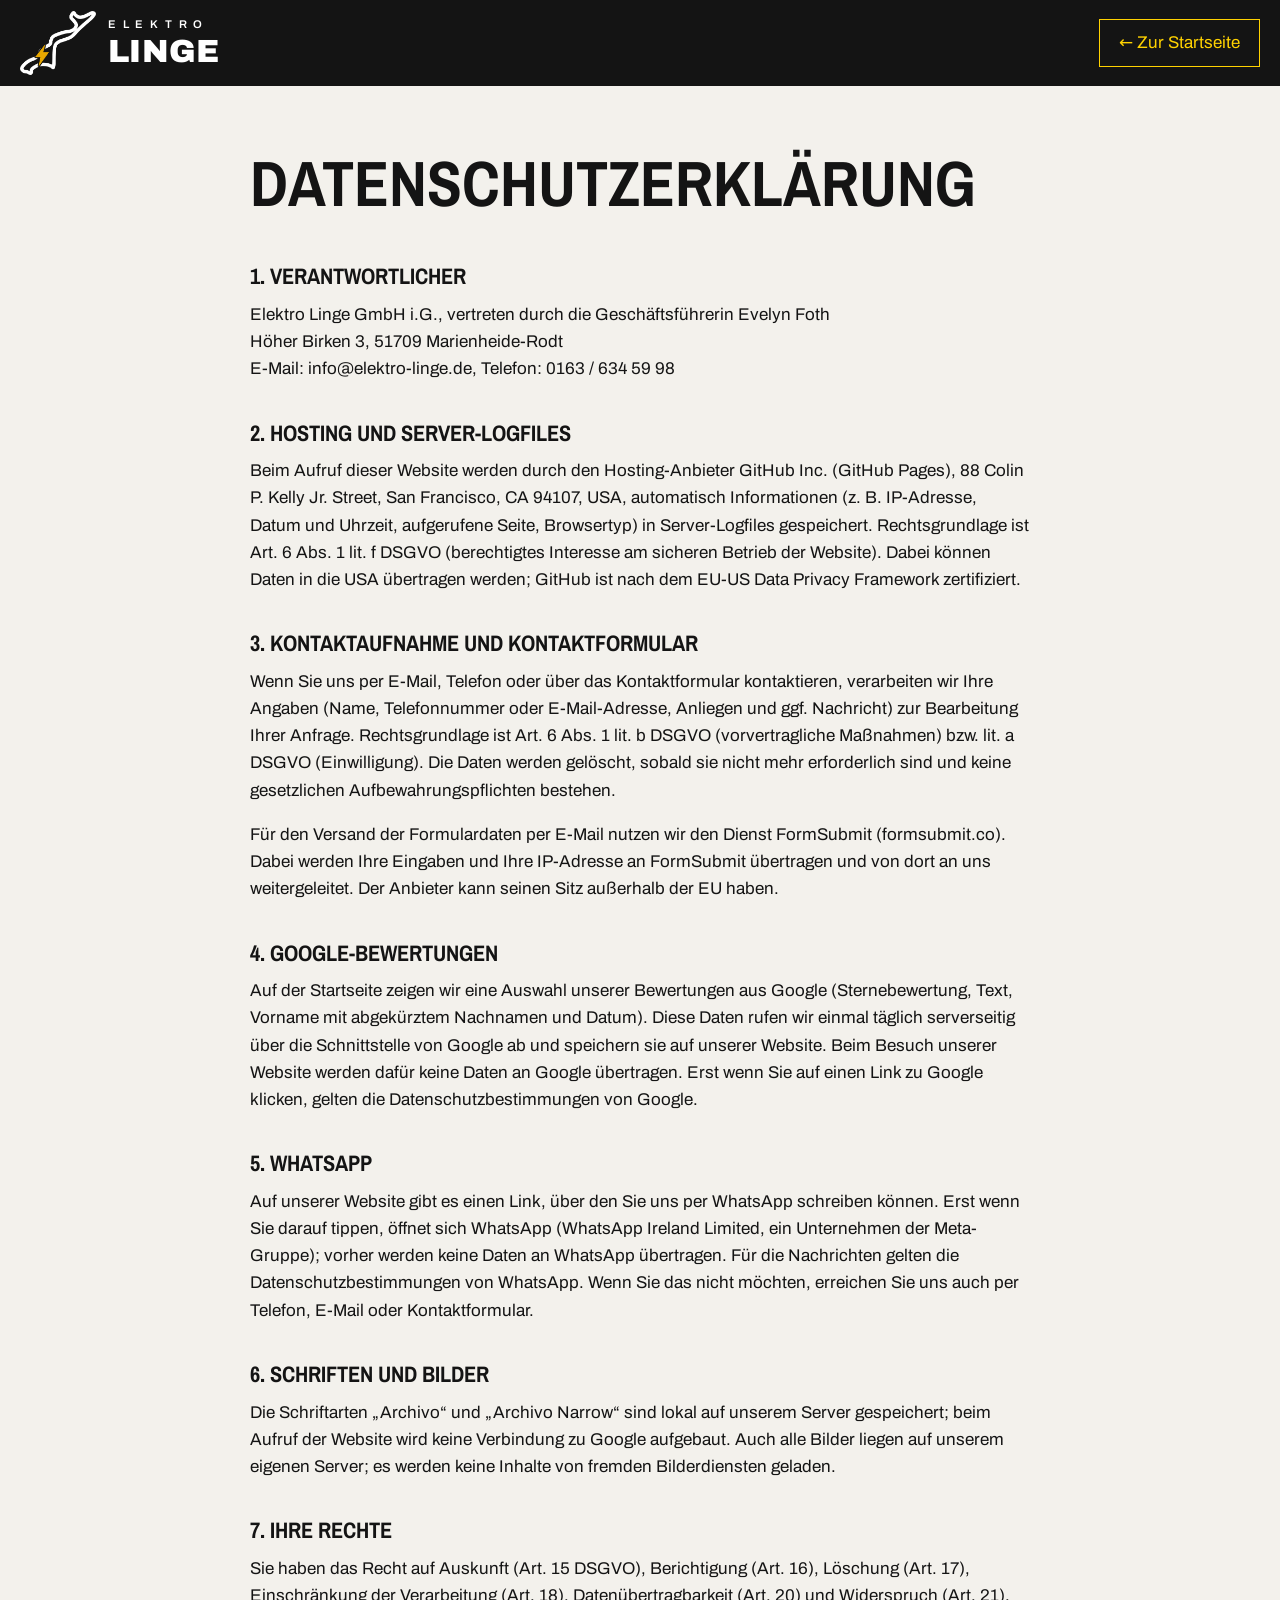
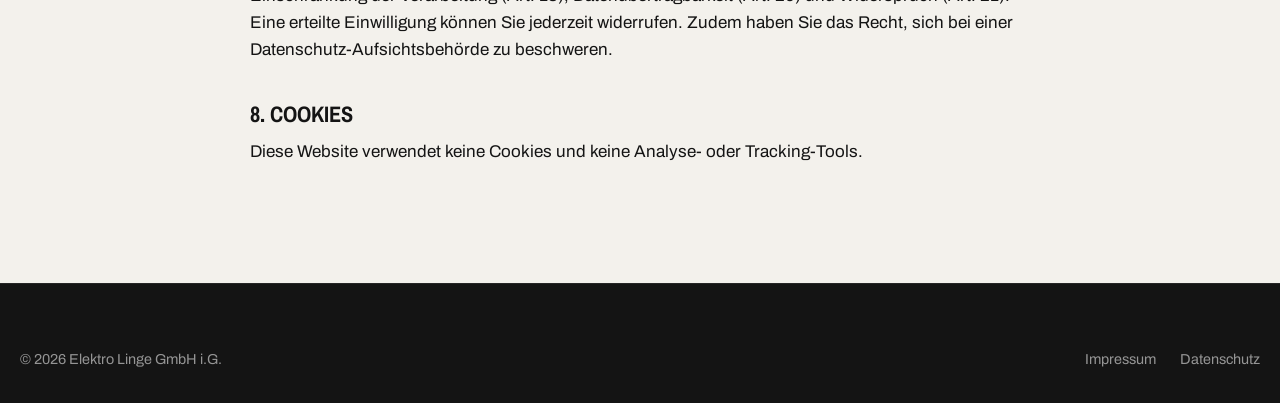
<file: datenschutz.html>
<!DOCTYPE html>
<html lang="de"><head><meta charset="utf-8"><title>Datenschutz – Elektro Linge</title>
<link rel="canonical" href="https://elektrolinge.de/datenschutz/">
<meta name="robots" content="noindex">
<meta http-equiv="refresh" content="0; url=/datenschutz/">
<script>location.replace("/datenschutz/");</script>
</head><body><p><a href="/datenschutz/">Weiter zur Seite</a></p></body></html>
</file>
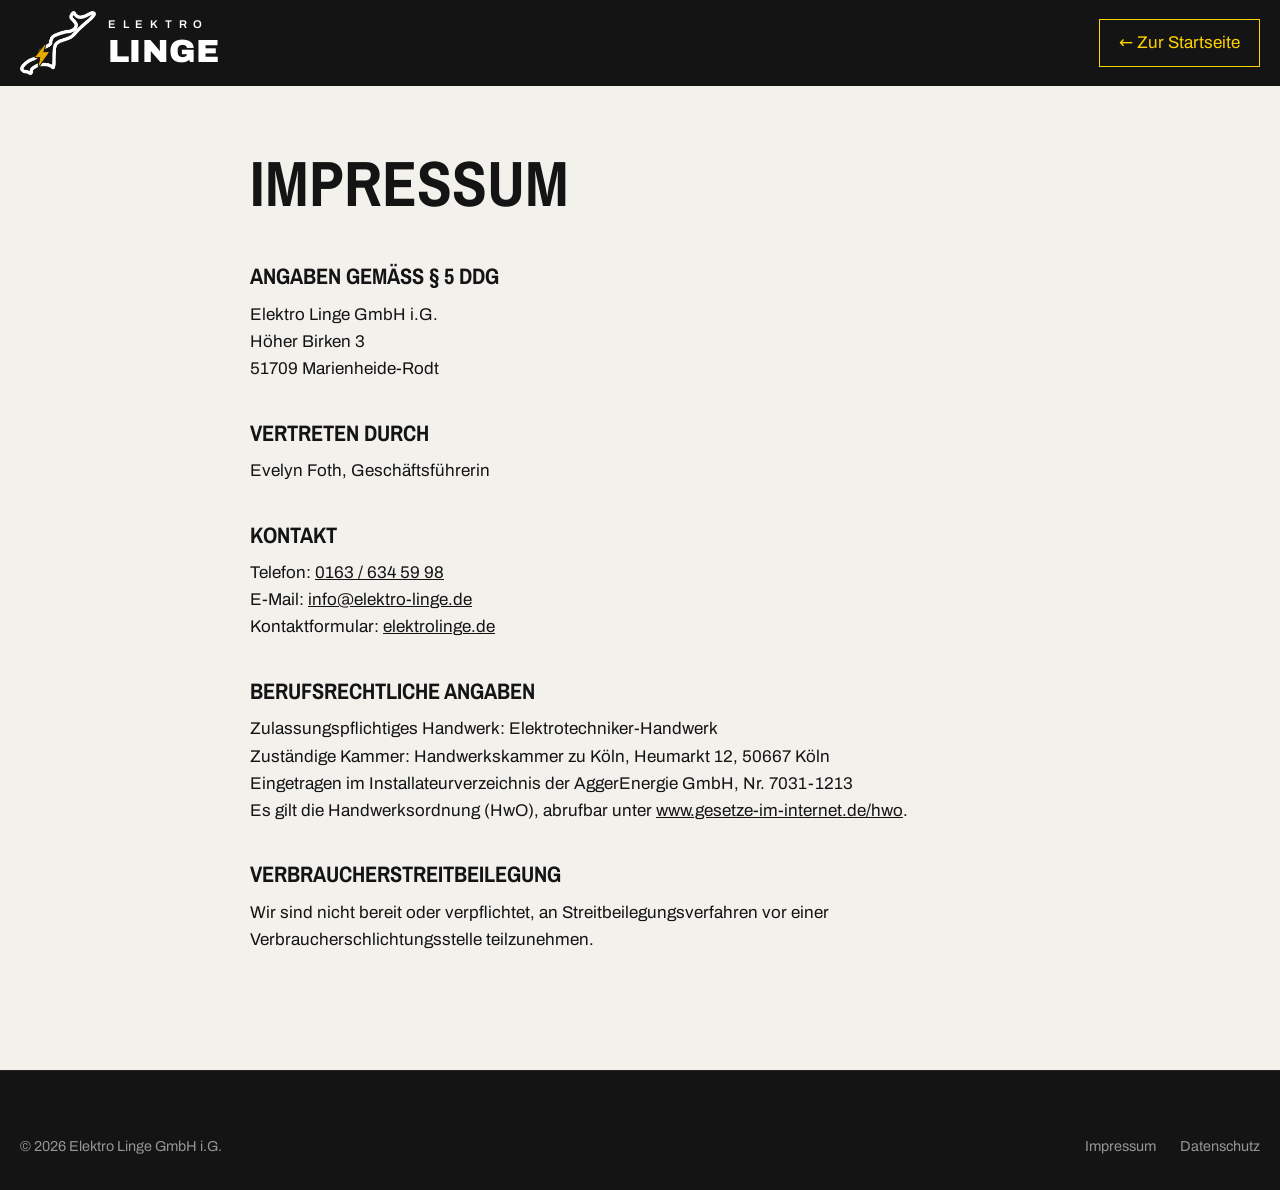
<file: impressum.html>
<!DOCTYPE html>
<html lang="de"><head><meta charset="utf-8"><title>Impressum – Elektro Linge</title>
<link rel="canonical" href="https://elektrolinge.de/impressum/">
<meta name="robots" content="noindex">
<meta http-equiv="refresh" content="0; url=/impressum/">
<script>location.replace("/impressum/");</script>
</head><body><p><a href="/impressum/">Weiter zur Seite</a></p></body></html>
</file>
<file: css/fonts.css>
/* Schriften lokal eingebunden (keine Verbindung zu Google beim Seitenaufruf). SIL Open Font License. */
/* latin-ext */
@font-face {
  font-family: 'Archivo';
  font-style: normal;
  font-weight: 400;
  font-stretch: 100%;
  font-display: swap;
  src: url(../assets/fonts/archivo-latin-ext-k3kPo8UDI-1M0wlSV9XAw6lQkqWY8Q82sLyTOxK-vA.woff2) format('woff2');
  unicode-range: U+0100-02BA, U+02BD-02C5, U+02C7-02CC, U+02CE-02D7, U+02DD-02FF, U+0304, U+0308, U+0329, U+1D00-1DBF, U+1E00-1E9F, U+1EF2-1EFF, U+2020, U+20A0-20AB, U+20AD-20C0, U+2113, U+2C60-2C7F, U+A720-A7FF;
}
/* latin */
@font-face {
  font-family: 'Archivo';
  font-style: normal;
  font-weight: 400;
  font-stretch: 100%;
  font-display: swap;
  src: url(../assets/fonts/archivo-latin-k3kPo8UDI-1M0wlSV9XAw6lQkqWY8Q82sLydOxI.woff2) format('woff2');
  unicode-range: U+0000-00FF, U+0131, U+0152-0153, U+02BB-02BC, U+02C6, U+02DA, U+02DC, U+0304, U+0308, U+0329, U+2000-206F, U+20AC, U+2122, U+2191, U+2193, U+2212, U+2215, U+FEFF, U+FFFD;
}
/* latin-ext */
@font-face {
  font-family: 'Archivo';
  font-style: normal;
  font-weight: 500;
  font-stretch: 100%;
  font-display: swap;
  src: url(../assets/fonts/archivo-latin-ext-k3kPo8UDI-1M0wlSV9XAw6lQkqWY8Q82sLyTOxK-vA.woff2) format('woff2');
  unicode-range: U+0100-02BA, U+02BD-02C5, U+02C7-02CC, U+02CE-02D7, U+02DD-02FF, U+0304, U+0308, U+0329, U+1D00-1DBF, U+1E00-1E9F, U+1EF2-1EFF, U+2020, U+20A0-20AB, U+20AD-20C0, U+2113, U+2C60-2C7F, U+A720-A7FF;
}
/* latin */
@font-face {
  font-family: 'Archivo';
  font-style: normal;
  font-weight: 500;
  font-stretch: 100%;
  font-display: swap;
  src: url(../assets/fonts/archivo-latin-k3kPo8UDI-1M0wlSV9XAw6lQkqWY8Q82sLydOxI.woff2) format('woff2');
  unicode-range: U+0000-00FF, U+0131, U+0152-0153, U+02BB-02BC, U+02C6, U+02DA, U+02DC, U+0304, U+0308, U+0329, U+2000-206F, U+20AC, U+2122, U+2191, U+2193, U+2212, U+2215, U+FEFF, U+FFFD;
}
/* latin-ext */
@font-face {
  font-family: 'Archivo';
  font-style: normal;
  font-weight: 600;
  font-stretch: 100%;
  font-display: swap;
  src: url(../assets/fonts/archivo-latin-ext-k3kPo8UDI-1M0wlSV9XAw6lQkqWY8Q82sLyTOxK-vA.woff2) format('woff2');
  unicode-range: U+0100-02BA, U+02BD-02C5, U+02C7-02CC, U+02CE-02D7, U+02DD-02FF, U+0304, U+0308, U+0329, U+1D00-1DBF, U+1E00-1E9F, U+1EF2-1EFF, U+2020, U+20A0-20AB, U+20AD-20C0, U+2113, U+2C60-2C7F, U+A720-A7FF;
}
/* latin */
@font-face {
  font-family: 'Archivo';
  font-style: normal;
  font-weight: 600;
  font-stretch: 100%;
  font-display: swap;
  src: url(../assets/fonts/archivo-latin-k3kPo8UDI-1M0wlSV9XAw6lQkqWY8Q82sLydOxI.woff2) format('woff2');
  unicode-range: U+0000-00FF, U+0131, U+0152-0153, U+02BB-02BC, U+02C6, U+02DA, U+02DC, U+0304, U+0308, U+0329, U+2000-206F, U+20AC, U+2122, U+2191, U+2193, U+2212, U+2215, U+FEFF, U+FFFD;
}
/* latin-ext */
@font-face {
  font-family: 'Archivo';
  font-style: normal;
  font-weight: 700;
  font-stretch: 100%;
  font-display: swap;
  src: url(../assets/fonts/archivo-latin-ext-k3kPo8UDI-1M0wlSV9XAw6lQkqWY8Q82sLyTOxK-vA.woff2) format('woff2');
  unicode-range: U+0100-02BA, U+02BD-02C5, U+02C7-02CC, U+02CE-02D7, U+02DD-02FF, U+0304, U+0308, U+0329, U+1D00-1DBF, U+1E00-1E9F, U+1EF2-1EFF, U+2020, U+20A0-20AB, U+20AD-20C0, U+2113, U+2C60-2C7F, U+A720-A7FF;
}
/* latin */
@font-face {
  font-family: 'Archivo';
  font-style: normal;
  font-weight: 700;
  font-stretch: 100%;
  font-display: swap;
  src: url(../assets/fonts/archivo-latin-k3kPo8UDI-1M0wlSV9XAw6lQkqWY8Q82sLydOxI.woff2) format('woff2');
  unicode-range: U+0000-00FF, U+0131, U+0152-0153, U+02BB-02BC, U+02C6, U+02DA, U+02DC, U+0304, U+0308, U+0329, U+2000-206F, U+20AC, U+2122, U+2191, U+2193, U+2212, U+2215, U+FEFF, U+FFFD;
}
/* latin-ext */
@font-face {
  font-family: 'Archivo';
  font-style: normal;
  font-weight: 800;
  font-stretch: 100%;
  font-display: swap;
  src: url(../assets/fonts/archivo-latin-ext-k3kPo8UDI-1M0wlSV9XAw6lQkqWY8Q82sLyTOxK-vA.woff2) format('woff2');
  unicode-range: U+0100-02BA, U+02BD-02C5, U+02C7-02CC, U+02CE-02D7, U+02DD-02FF, U+0304, U+0308, U+0329, U+1D00-1DBF, U+1E00-1E9F, U+1EF2-1EFF, U+2020, U+20A0-20AB, U+20AD-20C0, U+2113, U+2C60-2C7F, U+A720-A7FF;
}
/* latin */
@font-face {
  font-family: 'Archivo';
  font-style: normal;
  font-weight: 800;
  font-stretch: 100%;
  font-display: swap;
  src: url(../assets/fonts/archivo-latin-k3kPo8UDI-1M0wlSV9XAw6lQkqWY8Q82sLydOxI.woff2) format('woff2');
  unicode-range: U+0000-00FF, U+0131, U+0152-0153, U+02BB-02BC, U+02C6, U+02DA, U+02DC, U+0304, U+0308, U+0329, U+2000-206F, U+20AC, U+2122, U+2191, U+2193, U+2212, U+2215, U+FEFF, U+FFFD;
}
/* latin-ext */
@font-face {
  font-family: 'Archivo';
  font-style: normal;
  font-weight: 900;
  font-stretch: 100%;
  font-display: swap;
  src: url(../assets/fonts/archivo-latin-ext-k3kPo8UDI-1M0wlSV9XAw6lQkqWY8Q82sLyTOxK-vA.woff2) format('woff2');
  unicode-range: U+0100-02BA, U+02BD-02C5, U+02C7-02CC, U+02CE-02D7, U+02DD-02FF, U+0304, U+0308, U+0329, U+1D00-1DBF, U+1E00-1E9F, U+1EF2-1EFF, U+2020, U+20A0-20AB, U+20AD-20C0, U+2113, U+2C60-2C7F, U+A720-A7FF;
}
/* latin */
@font-face {
  font-family: 'Archivo';
  font-style: normal;
  font-weight: 900;
  font-stretch: 100%;
  font-display: swap;
  src: url(../assets/fonts/archivo-latin-k3kPo8UDI-1M0wlSV9XAw6lQkqWY8Q82sLydOxI.woff2) format('woff2');
  unicode-range: U+0000-00FF, U+0131, U+0152-0153, U+02BB-02BC, U+02C6, U+02DA, U+02DC, U+0304, U+0308, U+0329, U+2000-206F, U+20AC, U+2122, U+2191, U+2193, U+2212, U+2215, U+FEFF, U+FFFD;
}
/* latin-ext */
@font-face {
  font-family: 'Archivo Narrow';
  font-style: normal;
  font-weight: 500;
  font-display: swap;
  src: url(../assets/fonts/archivo-narrow-latin-ext-tss0ApVBdCYD5Q7hcxTE1ArZ0bb-iXxi2g.woff2) format('woff2');
  unicode-range: U+0100-02BA, U+02BD-02C5, U+02C7-02CC, U+02CE-02D7, U+02DD-02FF, U+0304, U+0308, U+0329, U+1D00-1DBF, U+1E00-1E9F, U+1EF2-1EFF, U+2020, U+20A0-20AB, U+20AD-20C0, U+2113, U+2C60-2C7F, U+A720-A7FF;
}
/* latin */
@font-face {
  font-family: 'Archivo Narrow';
  font-style: normal;
  font-weight: 500;
  font-display: swap;
  src: url(../assets/fonts/archivo-narrow-latin-tss0ApVBdCYD5Q7hcxTE1ArZ0bbwiXw.woff2) format('woff2');
  unicode-range: U+0000-00FF, U+0131, U+0152-0153, U+02BB-02BC, U+02C6, U+02DA, U+02DC, U+0304, U+0308, U+0329, U+2000-206F, U+20AC, U+2122, U+2191, U+2193, U+2212, U+2215, U+FEFF, U+FFFD;
}
/* latin-ext */
@font-face {
  font-family: 'Archivo Narrow';
  font-style: normal;
  font-weight: 600;
  font-display: swap;
  src: url(../assets/fonts/archivo-narrow-latin-ext-tss0ApVBdCYD5Q7hcxTE1ArZ0bb-iXxi2g.woff2) format('woff2');
  unicode-range: U+0100-02BA, U+02BD-02C5, U+02C7-02CC, U+02CE-02D7, U+02DD-02FF, U+0304, U+0308, U+0329, U+1D00-1DBF, U+1E00-1E9F, U+1EF2-1EFF, U+2020, U+20A0-20AB, U+20AD-20C0, U+2113, U+2C60-2C7F, U+A720-A7FF;
}
/* latin */
@font-face {
  font-family: 'Archivo Narrow';
  font-style: normal;
  font-weight: 600;
  font-display: swap;
  src: url(../assets/fonts/archivo-narrow-latin-tss0ApVBdCYD5Q7hcxTE1ArZ0bbwiXw.woff2) format('woff2');
  unicode-range: U+0000-00FF, U+0131, U+0152-0153, U+02BB-02BC, U+02C6, U+02DA, U+02DC, U+0304, U+0308, U+0329, U+2000-206F, U+20AC, U+2122, U+2191, U+2193, U+2212, U+2215, U+FEFF, U+FFFD;
}
/* latin-ext */
@font-face {
  font-family: 'Archivo Narrow';
  font-style: normal;
  font-weight: 700;
  font-display: swap;
  src: url(../assets/fonts/archivo-narrow-latin-ext-tss0ApVBdCYD5Q7hcxTE1ArZ0bb-iXxi2g.woff2) format('woff2');
  unicode-range: U+0100-02BA, U+02BD-02C5, U+02C7-02CC, U+02CE-02D7, U+02DD-02FF, U+0304, U+0308, U+0329, U+1D00-1DBF, U+1E00-1E9F, U+1EF2-1EFF, U+2020, U+20A0-20AB, U+20AD-20C0, U+2113, U+2C60-2C7F, U+A720-A7FF;
}
/* latin */
@font-face {
  font-family: 'Archivo Narrow';
  font-style: normal;
  font-weight: 700;
  font-display: swap;
  src: url(../assets/fonts/archivo-narrow-latin-tss0ApVBdCYD5Q7hcxTE1ArZ0bbwiXw.woff2) format('woff2');
  unicode-range: U+0000-00FF, U+0131, U+0152-0153, U+02BB-02BC, U+02C6, U+02DA, U+02DC, U+0304, U+0308, U+0329, U+2000-206F, U+20AC, U+2122, U+2191, U+2193, U+2212, U+2215, U+FEFF, U+FFFD;
}
</file>
<file: css/styles.css>
/* ============ Grundlagen ============ */
:root {
  --ink: #141414;
  --ink-2: #1f1f1f;
  --paper: #f3f1ec;
  --line: #d9d5cc;
  --muted: #6b675f;
  --yellow: #ffd200;
  --yellow-2: #f2c400;
  --white: #ffffff;
  --display: "Archivo Narrow", "Arial Narrow", sans-serif;
  --body: "Archivo", system-ui, -apple-system, "Segoe UI", sans-serif;
  --ease: cubic-bezier(.2, .7, .1, 1);
}

*, *::before, *::after { box-sizing: border-box; }
html { scroll-padding-top: 86px; }
body {
  margin: 0;
  font-family: var(--body);
  font-size: 17px;
  line-height: 1.6;
  color: var(--ink);
  background: var(--paper);
  -webkit-font-smoothing: antialiased;
}
img { display: block; max-width: 100%; }
a { color: inherit; }
h1, h2, h3 { margin: 0; line-height: 1.05; }
p { margin: 0 0 1em; }

.container { width: min(1240px, 100% - 40px); margin-inline: auto; }

/* Scroll-Fortschritt */
.progress { position: fixed; inset: 0 0 auto; height: 3px; z-index: 100; }
.progress span { display: block; height: 100%; width: 100%; background: var(--yellow); transform-origin: 0 50%; transform: scaleX(0); }

/* ============ Buttons ============ */
.btn {
  display: inline-flex;
  align-items: center;
  justify-content: center;
  gap: .6em;
  padding: 1em 1.6em;
  font: 700 .95rem/1 var(--body);
  letter-spacing: .02em;
  text-decoration: none;
  border: 2px solid transparent;
  border-radius: 2px;
  cursor: pointer;
  transition: background .2s, color .2s, border-color .2s;
}
.btn .arrow { display: inline-block; transition: transform .25s var(--ease); }

.btn-yellow { background: var(--yellow); color: var(--ink); }
.btn-yellow:hover { background: var(--white); }
.btn-ghost { color: var(--white); border-color: rgba(255,255,255,.45); }
.btn-ghost:hover { border-color: var(--yellow); color: var(--yellow); }
.btn-black { background: var(--ink); color: var(--white); }
.btn-black:hover { background: var(--white); color: var(--ink); }
.btn-full { width: 100%; }

/* ============ Header ============ */
.site-header {
  position: fixed;
  inset: 0 0 auto;
  z-index: 50;
  color: var(--white);
  transition: background .3s, box-shadow .3s;
}
.site-header.scrolled { background: rgba(20,20,20,.94); backdrop-filter: blur(8px); }
/* Offenes Handy-Menü: backdrop-filter/transform würden das fixierte Menü auf die Header-Höhe begrenzen */
.site-header.menu-open { backdrop-filter: none; transform: none; background: var(--ink); }
.header-inner { display: flex; align-items: center; justify-content: space-between; height: 86px; }
.brand { display: flex; align-items: center; gap: .75rem; text-decoration: none; color: var(--white); }
.brand-mark { height: 64px; width: auto; }
.brand-text { display: flex; flex-direction: column; line-height: 1; }
.brand-top { font: 600 .7rem var(--body); letter-spacing: .6em; margin-bottom: .25rem; }
.brand-main { font: 900 2rem var(--body); letter-spacing: .01em; }
.main-nav { display: flex; align-items: center; gap: 2rem; }
.main-nav a { position: relative; text-decoration: none; font-weight: 500; font-size: .95rem; }
.main-nav a:not(.nav-cta)::after {
  content: ""; position: absolute; left: 0; right: 0; bottom: -4px; height: 2px;
  background: var(--yellow); transform: scaleX(0); transform-origin: right; transition: transform .3s var(--ease);
}
.main-nav a:not(.nav-cta):hover::after { transform: scaleX(1); transform-origin: left; }
.nav-cta { text-decoration: none; padding: .55em 1.1em; border: 1.5px solid var(--yellow); color: var(--yellow); transition: background .2s, color .2s; }
.nav-cta:hover { background: var(--yellow); color: var(--ink); }

.nav-toggle { display: none; background: none; border: 0; padding: 10px; cursor: pointer; }
.nav-toggle span { display: block; width: 26px; height: 2px; background: var(--white); margin: 6px 0; transition: transform .3s var(--ease); }

/* ============ Fotos (mit Ersatz, falls ein Bild nicht lädt) ============ */
.photo { position: relative; overflow: hidden; background: #2a2a2a; }
.photo img { width: 100%; height: 100%; object-fit: cover; }
.photo.missing img { display: none; }
.photo.missing {
  background:
    repeating-linear-gradient(135deg, transparent 0 22px, rgba(255,210,0,.07) 22px 44px),
    linear-gradient(160deg, #2b2b2b, #161616);
}

/* ============ Hero ============ */
.hero {
  position: relative;
  min-height: 100svh;
  display: flex;
  align-items: flex-end;
  color: var(--white);
  overflow: hidden;
  padding: 140px 0 120px;
  background: var(--ink);
}
.hero-media { position: absolute; inset: -10% 0 0; }
.hero-media img { object-position: 72% center; animation: heroZoom 2.4s var(--ease) both; }
@keyframes heroZoom { from { transform: scale(1.15); filter: brightness(.4); } to { transform: scale(1); filter: brightness(1); } }
.hero-shade {
  position: absolute; inset: 0;
  background:
    linear-gradient(90deg, rgba(10,10,10,.88) 0%, rgba(10,10,10,.55) 55%, rgba(10,10,10,.2) 100%),
    linear-gradient(0deg, rgba(10,10,10,.7), transparent 50%);
}
.hero-inner { position: relative; }
.hero-kicker { font: 600 .85rem var(--body); letter-spacing: .14em; text-transform: uppercase; color: var(--yellow); margin-bottom: 1.5rem; }
.hero-title {
  font-family: var(--display);
  font-weight: 700;
  font-size: clamp(3rem, 9vw, 7.5rem);
  line-height: .95;
  letter-spacing: -.01em;
  text-transform: uppercase;
  margin-bottom: 2rem;
}
.hero-title .line { display: block; overflow: hidden; padding-bottom: .04em; }
.hero-title .line > span { display: inline-block; transform: translateY(105%); animation: lineUp 1s var(--ease) forwards; }
.hero-title .line:nth-child(1) > span { animation-delay: .35s; }
.hero-title .line:nth-child(2) > span { animation-delay: .5s; }
.hero-title .line:nth-child(3) > span { animation-delay: .65s; }
@keyframes lineUp { to { transform: none; } }
.accent { color: var(--yellow); }
.hero-lead { max-width: 34em; font-size: 1.15rem; color: rgba(255,255,255,.82); }
.hero-actions { display: flex; flex-wrap: wrap; gap: 1rem; margin-top: 2rem; }

.reveal-up { opacity: 0; transform: translateY(20px); animation: fadeUp .9s var(--ease) forwards; }
.hero-kicker.reveal-up { animation-delay: .2s; }
.hero-lead.reveal-up { animation-delay: .9s; }
.hero-actions.reveal-up { animation-delay: 1.05s; }
@keyframes fadeUp { to { opacity: 1; transform: none; } }

.hero-wire { position: absolute; left: 0; right: 0; bottom: 18px; width: 100%; height: 70px; }
.hero-wire path {
  fill: none; stroke: var(--yellow); stroke-width: 2;
  stroke-dasharray: 2000; stroke-dashoffset: 2000;
  animation: draw 2.4s 1.1s var(--ease) forwards;
  vector-effect: non-scaling-stroke;
}
@keyframes draw { to { stroke-dashoffset: 0; } }

/* ============ Laufband ============ */
.ticker { background: var(--yellow); overflow: hidden; padding: 1.1rem 0; border-block: 2px solid var(--ink); }
.ticker-track { display: flex; align-items: center; gap: 2.2rem; width: max-content; animation: ticker 38s linear infinite; }
.ticker span { font: 700 1.5rem var(--display); text-transform: uppercase; white-space: nowrap; }
.ticker i { width: 10px; height: 10px; background: var(--ink); transform: rotate(45deg); flex: none; }
.ticker:hover .ticker-track { animation-play-state: paused; }
@keyframes ticker { to { transform: translateX(-50%); } }

/* ============ Sections ============ */
.section { padding: 120px 0; position: relative; }
.section-dark { background: var(--ink); color: rgba(255,255,255,.8); }
.section-dark h2, .section-dark h3 { color: var(--white); }
.section-top { display: flex; justify-content: space-between; align-items: flex-end; gap: 2rem; flex-wrap: wrap; margin-bottom: 3.5rem; }
.section-note { max-width: 26em; color: var(--muted); margin: 0; }

.split-title {
  font-family: var(--display);
  font-weight: 700;
  font-size: clamp(2.4rem, 5.5vw, 4.6rem);
  text-transform: uppercase;
  letter-spacing: -.005em;
}
/* Wörter der Überschriften fahren einzeln hoch */
.split-title .w { display: inline-block; overflow: hidden; vertical-align: top; padding-bottom: .05em; }
.split-title .w > span { display: inline-block; transform: translateY(105%); transition: transform .9s var(--ease); transition-delay: calc(var(--i) * 60ms); }
.split-title.in .w > span { transform: none; }

/* ============ Leistungen ============ */
.service-list { list-style: none; margin: 0; padding: 0; border-top: 2px solid var(--ink); }
.service {
  position: relative;
  display: grid;
  grid-template-columns: 80px 1fr 1.1fr;
  gap: 2rem;
  align-items: baseline;
  padding: 1.8rem 0;
  border-bottom: 1px solid var(--line);
  cursor: default;
  isolation: isolate;
}
.service::before {
  content: ""; position: absolute; inset: 0; z-index: -1;
  background: var(--yellow);
  transform: scaleY(0); transform-origin: bottom;
  transition: transform .45s var(--ease);
}
.service:hover::before { transform: scaleY(1); }
.service .num { font: 600 .95rem var(--display); color: var(--muted); padding-left: .5rem; transition: color .3s; }
.service h3 { font: 700 clamp(1.5rem, 3vw, 2.3rem) var(--display); text-transform: uppercase; transition: transform .45s var(--ease); }
.service p { margin: 0; color: var(--muted); transition: color .3s; }
.service:hover h3 { transform: translateX(14px); }
.service:hover .num, .service:hover p { color: var(--ink); }

/* Fotos bei den Leistungen */
.service-thumb { overflow: hidden; background: var(--ink); aspect-ratio: 3 / 2; }
.service-thumb img { width: 100%; height: 100%; object-fit: cover; }

/* Desktop mit Maus: Foto klappt beim Drüberfahren in eigener Spalte rechts auf */
@media (min-width: 1001px) and (hover: hover) and (pointer: fine) {
  .service-list.thumbs .service { grid-template-columns: 80px 1fr 1.1fr 170px; }
  .service-thumb {
    align-self: center;
    width: 170px;
    box-shadow: 0 18px 40px rgba(0,0,0,.25);
    opacity: 0;
    clip-path: inset(50% 50% 50% 50%);
    transform: rotate(-4deg) scale(.7);
    transition: clip-path .5s var(--ease), transform .6s var(--ease), opacity .3s;
  }
  .service-thumb img { transform: scale(1.3); transition: transform .8s var(--ease); }
  .service:hover .service-thumb { opacity: 1; clip-path: inset(0 0 0 0); transform: rotate(-3deg) scale(1); }
  .service:hover .service-thumb img { transform: scale(1); }
}

/* Handy, Tablet, Touch: Foto immer sichtbar, rechts neben dem Titel */
@media not all and (min-width: 1001px) and (hover: hover) and (pointer: fine) {
  .service-list.thumbs .service { grid-template-columns: 50px 1fr 112px; column-gap: 1rem; row-gap: .6rem; align-items: center; }
  .service-list.thumbs .service p { grid-column: 2 / -1; }
  .service-thumb {
    grid-column: 3; grid-row: 1;
    width: 112px;
    transform: rotate(-2deg);
    box-shadow: 0 10px 24px rgba(0,0,0,.18);
    clip-path: inset(0 0 100% 0);
    transition: clip-path .9s var(--ease);
  }
  .service-thumb img { transform: scale(1.25); transition: transform 1.2s var(--ease); }
  .service.in .service-thumb { clip-path: inset(0 0 0 0); }
  .service.in .service-thumb img { transform: scale(1); }
}

/* Handy: Nummer über dem Titel, Foto rechts, Text darunter über die volle Breite */
@media (max-width: 760px) {
  .service-list.thumbs .service { grid-template-columns: 1fr 92px; column-gap: 1rem; row-gap: .35rem; padding: 1.4rem 0; }
  .service-list.thumbs .service .num { grid-column: 1; grid-row: 1; padding-left: 0; }
  .service-list.thumbs .service h3 { grid-column: 1; grid-row: 2; font-size: 1.35rem; hyphens: auto; overflow-wrap: anywhere; }
  .service-list.thumbs .service p { grid-column: 1 / -1; grid-row: 3; font-size: .95rem; }
  .service-list.thumbs .service-thumb { grid-column: 2; grid-row: 1 / 3; width: 92px; }
}

/* ============ Betrieb ============ */
.about { display: grid; grid-template-columns: 1fr 1fr; gap: 6rem; align-items: center; }
.about-media { position: relative; }
.photo-a { aspect-ratio: 4 / 5; }
.about-badge {
  position: absolute; right: 0; bottom: 0;
  width: 42%; aspect-ratio: 1;
  display: flex; flex-direction: column; justify-content: center; align-items: center;
  background: var(--yellow); color: var(--ink);
  border: 8px solid var(--ink);
  text-align: center;
}
.about-badge strong { font: 700 clamp(2.6rem, 6vw, 4.6rem) / 1 var(--display); }
.badge-small { font-size: .8rem; font-weight: 700; text-transform: uppercase; letter-spacing: .12em; }
.about-text .split-title { margin-bottom: 2rem; }
.facts { display: grid; grid-template-columns: repeat(3, 1fr); gap: 1.5rem; margin: 3rem 0 0; padding-top: 2rem; border-top: 1px solid rgba(255,255,255,.15); }
.facts dt { font-size: .8rem; text-transform: uppercase; letter-spacing: .1em; color: rgba(255,255,255,.5); }
.facts dd { margin: .3rem 0 0; font: 700 1.3rem var(--display); color: var(--yellow); text-transform: uppercase; }

/* Bild enthüllt sich per clip-path */
.clip-reveal { clip-path: inset(100% 0 0 0); transition: clip-path 1.3s var(--ease); }
.clip-reveal img { transform: scale(1.25); transition: transform 1.6s var(--ease); }
.clip-reveal.in { clip-path: inset(0 0 0 0); }
.clip-reveal.in img { transform: scale(1); }
.about-badge.clip-reveal { transition-delay: .25s; }

/* ============ Ablauf ============ */
.timeline { position: relative; }
.timeline-wire { position: absolute; top: 9px; left: 0; width: 100%; height: 20px; }
.timeline-wire path { fill: none; stroke: var(--ink); stroke-width: 2; vector-effect: non-scaling-stroke; stroke-dasharray: 1000; stroke-dashoffset: 1000; transition: stroke-dashoffset 1.8s var(--ease); }
.timeline.in .timeline-wire path { stroke-dashoffset: 0; }
.timeline ol { list-style: none; margin: 0; padding: 0; display: grid; grid-template-columns: repeat(4, 1fr); gap: 2.5rem; counter-reset: step; position: relative; }
.timeline li { counter-increment: step; padding-top: 3rem; position: relative; opacity: 0; transform: translateY(24px); transition: opacity .7s var(--ease), transform .7s var(--ease); }
.timeline.in li { opacity: 1; transform: none; }
.timeline.in li:nth-child(2) { transition-delay: .3s; }
.timeline.in li:nth-child(3) { transition-delay: .6s; }
.timeline.in li:nth-child(4) { transition-delay: .9s; }
.timeline .dot { position: absolute; top: 8px; left: 0; width: 22px; height: 22px; background: var(--paper); border: 2px solid var(--ink); border-radius: 50%; }
.timeline .dot::after { content: ""; position: absolute; inset: 4px; border-radius: 50%; background: var(--yellow); transform: scale(0); transition: transform .5s var(--ease) .8s; }
.timeline.in .dot::after { transform: scale(1); }
.timeline li::before { content: "0" counter(step); display: block; font: 600 .9rem var(--display); color: var(--muted); margin-bottom: .4rem; }
.timeline h3 { font: 700 1.5rem var(--display); text-transform: uppercase; margin-bottom: .6rem; }
.timeline p { color: var(--muted); margin: 0; }

/* ============ FAQ ============ */
.faq { display: grid; grid-template-columns: 1fr 1.5fr; gap: 4rem; align-items: start; }
.faq-list { border-top: 2px solid var(--ink); }
details { border-bottom: 1px solid var(--line); }
summary {
  list-style: none; cursor: pointer;
  display: flex; justify-content: space-between; align-items: center; gap: 1.5rem;
  padding: 1.5rem 0;
  font-weight: 600; font-size: 1.1rem;
}
summary::-webkit-details-marker { display: none; }
summary::after {
  content: ""; flex: none; width: 14px; height: 14px;
  background:
    linear-gradient(var(--ink), var(--ink)) center / 100% 2px no-repeat,
    linear-gradient(var(--ink), var(--ink)) center / 2px 100% no-repeat;
  transition: transform .35s var(--ease);
}
details.is-open summary::after { transform: rotate(135deg); }
summary:hover { color: #000; }
details { overflow: hidden; }
details p { color: var(--muted); padding-right: 3rem; margin: 0; padding-bottom: 1.4rem; }

/* ============ Kontakt ============ */
.contact {
  display: grid;
  grid-template-columns: 1fr 1.1fr;
  grid-template-areas: "head form" "info form";
  grid-template-rows: auto 1fr;
  column-gap: 5rem;
  align-items: start;
}
.contact-head { grid-area: head; }
.contact-info { grid-area: info; margin-top: .5rem; }
.contact-form { grid-area: form; }
.contact-head .split-title { margin-bottom: 1rem; }
.person { margin: 1.5rem 0 2rem; padding-left: 1rem; border-left: 3px solid var(--yellow); }
.person-label { display: block; font-size: .8rem; text-transform: uppercase; letter-spacing: .1em; color: rgba(255,255,255,.5); }
.person strong { font: 700 1.6rem var(--display); color: var(--white); text-transform: uppercase; }
.contact-list { list-style: none; margin: 0; padding: 0; }
.contact-list li { display: grid; grid-template-columns: 110px 1fr; gap: 1rem; padding: .9rem 0; border-bottom: 1px solid rgba(255,255,255,.12); }
.contact-list .label { font-size: .8rem; text-transform: uppercase; letter-spacing: .1em; color: rgba(255,255,255,.5); padding-top: .2em; }
.contact-list a { color: var(--white); text-decoration: none; word-break: break-word; }
.contact-list a:hover { color: var(--yellow); }

.contact-form { background: var(--ink-2); padding: 2.5rem; border: 1px solid rgba(255,255,255,.08); }
.honey { position: absolute; left: -9999px; width: 1px; height: 1px; opacity: 0; }
.field { position: relative; margin-bottom: 1.4rem; flex: 1; }
.field-row { display: flex; gap: 1.2rem; }
.field input, .field textarea, .field select {
  width: 100%;
  font: inherit;
  color: var(--white);
  background: transparent;
  border: 0;
  border-bottom: 1.5px solid rgba(255,255,255,.25);
  border-radius: 0;
  padding: 1.4rem 0 .5rem;
  transition: border-color .25s;
}
.field select { appearance: none; cursor: pointer; background: url("data:image/svg+xml,%3Csvg xmlns='http://www.w3.org/2000/svg' width='12' height='8'%3E%3Cpath d='M1 1l5 5 5-5' fill='none' stroke='%23ffd200' stroke-width='2'/%3E%3C/svg%3E") right 4px center no-repeat; }
.field select option { color: var(--ink); }
.field textarea { resize: vertical; min-height: 120px; }
/* Autofill vom Browser nicht hellblau einfärben */
.field input:-webkit-autofill,
.field input:-webkit-autofill:hover,
.field input:-webkit-autofill:focus {
  -webkit-text-fill-color: var(--white);
  -webkit-box-shadow: 0 0 0 1000px var(--ink-2) inset;
  caret-color: var(--white);
  transition: background-color 9999s;
}
.field input:focus, .field textarea:focus, .field select:focus { outline: none; border-color: var(--yellow); }
.field label {
  position: absolute; left: 0; top: 1.35rem;
  color: rgba(255,255,255,.55);
  pointer-events: none;
  transform-origin: 0 0;
  transition: transform .25s var(--ease), color .25s;
}
.field input:focus + label, .field input:not(:placeholder-shown) + label,
.field textarea:focus + label, .field textarea:not(:placeholder-shown) + label,
.field label.static { transform: translateY(-1.25rem) scale(.78); color: var(--yellow); }
.field .invalid { border-color: #ff6b5b; }
.checkbox { display: flex; gap: .7rem; align-items: flex-start; font-size: .85rem; color: rgba(255,255,255,.6); margin: .5rem 0 1.6rem; cursor: pointer; }
.checkbox input { margin-top: .25rem; accent-color: var(--yellow); width: 16px; height: 16px; flex: none; }
.checkbox.invalid span { color: #ff6b5b; }
.checkbox a { color: var(--white); }
.contact-form button[disabled] { opacity: .6; cursor: wait; }
.form-status { margin: 1.2rem 0 0; font-weight: 600; min-height: 1.6em; }
.form-status.ok { color: var(--yellow); }
.form-status.err { color: #ff6b5b; }

/* ============ Footer ============ */
.site-footer { background: var(--ink); color: rgba(255,255,255,.55); padding: 4rem 0 2rem; border-top: 1px solid rgba(255,255,255,.08); overflow: hidden; }
.footer-big { font: 700 clamp(3rem, 14vw, 13rem) var(--display); line-height: .85; color: transparent; -webkit-text-stroke: 1.5px rgba(255,255,255,.18); margin: 0 0 2.5rem; white-space: nowrap; transition: color .6s; }
.footer-big:hover { color: var(--yellow); -webkit-text-stroke-color: var(--yellow); }
.footer-row { display: flex; justify-content: space-between; flex-wrap: wrap; gap: 1rem; font-size: .9rem; }
.footer-row p { margin: 0; }
.footer-row nav { display: flex; gap: 1.5rem; }
.footer-row a { text-decoration: none; }
.footer-row a:hover { color: var(--yellow); }

/* ============ Unterseiten ============ */
.legal-page .site-header { background: var(--ink); }
.legal { padding: 140px 0 100px; }
.legal .container { max-width: 780px; }
.legal h1 { font: 700 clamp(2.4rem, 6vw, 4rem) var(--display); text-transform: uppercase; margin-bottom: 2rem; }
.legal h2 { font: 700 1.4rem var(--display); text-transform: uppercase; margin: 2.2rem 0 .6rem; }
.legal .placeholder { background: #ffe98a; padding: .05em .3em; }

/* ============ Weniger Bewegung ============ */
@media (prefers-reduced-motion: reduce) {
  *, *::before, *::after { animation-duration: .01ms !important; animation-delay: 0s !important; transition-duration: .01ms !important; transition-delay: 0s !important; }
  .ticker-track { animation: none; }
}

/* ============ Responsive ============ */
@media (max-width: 1000px) {
  .about, .contact, .faq { grid-template-columns: 1fr; gap: 3.5rem; }
  .contact { grid-template-areas: "head" "form" "info"; grid-template-rows: auto; gap: 2rem; }
  .about-media { max-width: 560px; }
  .service { grid-template-columns: 50px 1fr; }
  .service p { grid-column: 2; }
  .timeline ol { grid-template-columns: 1fr 1fr; row-gap: 3rem; }
  .timeline-wire { display: none; }
}

@media (max-width: 760px) {
  body { font-size: 16px; }
  .container { width: calc(100% - 32px); }
  .nav-toggle { display: block; position: relative; z-index: 2; }
  .main-nav {
    position: fixed; inset: 0;
    height: 100vh; height: 100dvh;
    flex-direction: column; justify-content: center; gap: 1.6rem;
    background: var(--ink);
    clip-path: circle(0 at calc(100% - 36px) 43px);
    transition: clip-path .6s var(--ease);
  }
  .main-nav.open { clip-path: circle(150% at calc(100% - 36px) 43px); }
  .main-nav a { font: 700 2rem var(--display); text-transform: uppercase; }
  .nav-cta { font-size: 1.4rem !important; }
  .nav-toggle[aria-expanded="true"] span:nth-child(1) { transform: translateY(4px) rotate(45deg); }
  .nav-toggle[aria-expanded="true"] span:nth-child(2) { transform: translateY(-4px) rotate(-45deg); }

  .hero { padding: 120px 0 100px; }
  .section { padding: 80px 0; }
  .timeline ol { grid-template-columns: 1fr; }
  .facts { grid-template-columns: 1fr; gap: 1rem; }
  .field-row { flex-direction: column; gap: 0; }
  /* Kontakt am Handy: Überschrift, dann gleich das Formular, darunter kompakte Kontaktdaten */
  #kontakt { padding: 40px 0 64px; }
  .contact { grid-template-columns: 1fr; grid-template-areas: "head" "form" "info"; grid-template-rows: auto; gap: 1.5rem; }
  .contact-head .split-title { font-size: 1.9rem; margin-bottom: .3rem; }
  .contact-head p { margin: 0; }
  .contact-form { padding: 1.3rem 1.2rem; }
  .contact-form .field { margin-bottom: .9rem; }
  .contact-form .field textarea { height: 90px; min-height: 90px; }
  .contact-form .checkbox { margin: .3rem 0 1.1rem; font-size: .8rem; }
  .person { margin: .5rem 0 .8rem; display: flex; align-items: baseline; gap: .8rem; flex-wrap: wrap; }
  .person strong { font-size: 1.2rem; }
  .contact-list li { grid-template-columns: 92px 1fr; gap: .6rem; padding: .55rem 0; font-size: .95rem; }
  .contact-list .label { font-size: .7rem; padding-top: .3em; }
  .ticker span { font-size: 1.2rem; }
}

/* ============ Beiträge ============ */
.blog-page .site-header { background: var(--ink); }
.blog-head { display: flex; align-items: center; gap: 1.6rem; }
.blog-head a:not(.nav-cta) { text-decoration: none; font-weight: 500; font-size: .95rem; }
.blog-head a:not(.nav-cta):hover { color: var(--yellow); }
.blog { padding: 150px 0 100px; }
.blog .container { max-width: 860px; }
.blog h1 { font: 700 clamp(2.4rem, 6vw, 4.2rem) / 1 var(--display); text-transform: uppercase; margin-bottom: 1rem; }
.blog-intro { color: var(--muted); font-size: 1.1rem; max-width: 36em; margin-bottom: 3rem; }

.post-list { list-style: none; margin: 0; padding: 0; border-top: 2px solid var(--ink); }
.post-list li { border-bottom: 1px solid var(--line); }
.post-list a { display: grid; grid-template-columns: 240px 1fr; gap: 1.8rem; align-items: start; padding: 1.8rem 0; text-decoration: none; transition: padding .3s var(--ease); }
.post-list img { width: 100%; aspect-ratio: 16 / 9; object-fit: cover; }
.post-list .tag { margin: 0 .6rem .6rem 0; }
.post-list .post-meta { display: inline-block; padding: 0; }
.post-list a:hover { padding-left: .8rem; }
.post-list a:hover h2 { color: #000; text-decoration: underline; text-decoration-color: var(--yellow); text-decoration-thickness: 3px; text-underline-offset: 4px; }
.post-meta { font-size: .8rem; text-transform: uppercase; letter-spacing: .1em; color: var(--muted); padding-top: .35rem; }
.post-list h2 { font: 700 clamp(1.4rem, 3vw, 1.9rem) / 1.1 var(--display); text-transform: uppercase; margin-bottom: .5rem; }
.post-list p { margin: 0; color: var(--muted); }

.tag { display: inline-block; background: var(--yellow); color: var(--ink); font-size: .75rem; font-weight: 700; text-transform: uppercase; letter-spacing: .08em; padding: .25em .6em; margin-bottom: 1rem; }
.back-link { display: inline-block; margin-bottom: 2rem; color: var(--muted); text-decoration: none; font-size: .95rem; }
.back-link:hover { color: var(--ink); }

.post { max-width: 720px; }
.post h1 { font-size: clamp(2.2rem, 5.5vw, 3.6rem); }
.post .post-meta { display: block; margin-bottom: 2rem; padding: 0; }
.post-figure { margin: 0 0 2.2rem; }
.post-figure img { width: 100%; aspect-ratio: 16 / 9; object-fit: cover; }
.post-figure figcaption { font-size: .8rem; color: var(--muted); margin-top: .4rem; }
.post .lead { font-size: 1.2rem; color: var(--ink); }
.post h2 { font: 700 1.6rem / 1.15 var(--display); text-transform: uppercase; margin: 2.4rem 0 .8rem; }
.post ul { padding-left: 1.2rem; margin: 0 0 1.2rem; }
.post li { margin-bottom: .4rem; }
.post li::marker { color: var(--yellow-2); }
.post .note { font-size: .9rem; color: var(--muted); border-top: 1px solid var(--line); padding-top: 1rem; margin-top: 2.5rem; }
.post-cta { background: var(--ink); color: rgba(255,255,255,.85); padding: 2rem; margin-top: 3rem; display: flex; justify-content: space-between; align-items: center; gap: 1.5rem; flex-wrap: wrap; }
.post-cta strong { display: block; font: 700 1.5rem var(--display); text-transform: uppercase; color: var(--white); }

@media (max-width: 760px) {
  .blog { padding: 120px 0 70px; }
  .blog-head a:not(.nav-cta) { display: none; }
  .blog-head .nav-cta { font-size: .9rem !important; }
  .post-list a { grid-template-columns: 1fr; gap: .3rem; }
}

/* ============ WhatsApp-Button ============ */
.wa-float {
  position: fixed;
  right: 20px;
  bottom: 20px;
  z-index: 45;
  display: flex;
  align-items: center;
  gap: .55rem;
  height: 58px;
  padding: 0 14px;
  border-radius: 999px;
  background: #25d366;
  color: #fff;
  text-decoration: none;
  font-weight: 700;
  box-shadow: 0 10px 28px rgba(0,0,0,.28);
  transition: transform .25s var(--ease), box-shadow .25s;
  animation: waIn .6s 1.6s var(--ease) both;
}
.wa-float:hover { transform: translateY(-3px); box-shadow: 0 14px 34px rgba(0,0,0,.32); }
.wa-label { padding-right: 4px; }
@keyframes waIn { from { opacity: 0; transform: translateY(20px) scale(.8); } to { opacity: 1; transform: none; } }
@media (max-width: 760px) {
  .wa-float { right: 14px; bottom: 14px; width: 56px; height: 56px; padding: 0; justify-content: center; }
  .wa-label { display: none; }
}

/* WhatsApp-Chatfenster */
.wa-float.wa-unread::after {
  content: ""; position: absolute; top: 2px; right: 2px;
  width: 14px; height: 14px; border-radius: 50%;
  background: #ff3b30; border: 2px solid #fff;
}
.wa-panel {
  position: fixed; right: 20px; bottom: 92px; z-index: 46;
  width: min(340px, calc(100vw - 28px));
  background: #fff; color: var(--ink);
  border-radius: 14px; overflow: hidden;
  box-shadow: 0 20px 50px rgba(0,0,0,.3);
  animation: waPanel .35s var(--ease);
}
.wa-panel[hidden] { display: none; }
@keyframes waPanel { from { opacity: 0; transform: translateY(16px) scale(.96); } to { opacity: 1; transform: none; } }
.wa-head { display: flex; align-items: center; gap: .8rem; padding: 1rem 1.1rem; background: var(--ink); color: #fff; }
.wa-head img { width: 44px; height: 44px; border-radius: 50%; flex: none; }
.wa-head strong { display: block; font: 700 1.05rem var(--body); }
.wa-head span { font-size: .8rem; color: rgba(255,255,255,.65); }
.wa-close { margin-left: auto; align-self: flex-start; background: none; border: 0; color: rgba(255,255,255,.7); font-size: 1.6rem; line-height: 1; cursor: pointer; padding: 0 .2rem; }
.wa-close:hover { color: var(--yellow); }
.wa-body {
  padding: 1.2rem 1.1rem;
  background:
    radial-gradient(circle at 20% 20%, rgba(255,210,0,.08), transparent 40%),
    var(--paper);
}
.wa-bubble {
  position: relative; max-width: 92%;
  background: #fff; padding: .85rem 1rem; border-radius: 0 12px 12px 12px;
  font-size: .95rem; line-height: 1.45; box-shadow: 0 2px 6px rgba(0,0,0,.08);
}
.wa-bubble::before { content: ""; position: absolute; left: -8px; top: 0; border: 8px solid transparent; border-top-color: #fff; border-right-color: #fff; }
.wa-start {
  display: flex; align-items: center; justify-content: center; gap: .5rem;
  margin: 1rem 1.1rem .5rem; padding: .85rem 1rem;
  background: #25d366; color: #fff; font-weight: 700; text-decoration: none; border-radius: 999px;
  transition: background .2s;
}
.wa-start:hover { background: #1ebe5b; }
.wa-note { margin: 0 1.1rem 1rem; font-size: .75rem; color: var(--muted); text-align: center; }
@media (max-width: 760px) { .wa-panel { right: 14px; bottom: 82px; } }
@media (max-width: 760px) { .hero-media img { object-position: 82% center; } }

/* ============ Vertrauen ============ */
.trustbar { background: var(--ink-2); color: #fff; border-top: 1px solid rgba(255,255,255,.08); }
.trustbar-inner { display: grid; grid-template-columns: repeat(4, 1fr); gap: 1.5rem; padding: 1.6rem 0; }
.trust-item { display: flex; gap: .8rem; align-items: flex-start; }
.trust-item svg { color: var(--yellow); flex: none; margin-top: 2px; }
.trust-item strong { display: block; font-size: .95rem; line-height: 1.3; }
.trust-item span { display: block; font-size: .82rem; line-height: 1.35; margin-top: .15rem; color: rgba(255,255,255,.6); }

.promise { background: var(--white); }
.promise-grid { display: grid; grid-template-columns: repeat(3, 1fr); gap: 1.5rem; }
.promise-card { border-top: 3px solid var(--yellow); padding: 1.5rem 0 0; }
.promise-num { font: 600 .9rem var(--display); color: var(--muted); }
.promise-card h3 { font: 700 1.5rem var(--display); text-transform: uppercase; margin: .3rem 0 .6rem; }
.promise-card p { color: var(--muted); margin: 0; }
.review-box { display: flex; align-items: center; gap: 2rem; margin-top: 3rem; padding: 1.75rem 2rem; background: var(--paper); border-left: 4px solid var(--yellow); }
.review-stars { font-size: 1.6rem; letter-spacing: .1em; color: #f5b400; white-space: nowrap; }
.review-text { flex: 1; }
.review-text h3 { font: 700 1.3rem var(--display); text-transform: uppercase; margin: 0 0 .3rem; }
.review-text p { color: var(--muted); margin: 0; }
@media (max-width: 760px) {
  .review-box { flex-direction: column; align-items: flex-start; gap: 1rem; padding: 1.5rem; }
  .review-box .btn { width: 100%; }
}

@media (max-width: 1000px) {
  .trustbar-inner { grid-template-columns: repeat(2, 1fr); }
  .promise-grid { grid-template-columns: repeat(2, 1fr); }
}
@media (max-width: 760px) {
  .trustbar-inner { grid-template-columns: 1fr 1fr; gap: 1.1rem; padding: 1.3rem 0; }
  .trust-item strong { font-size: .85rem; }
  .trust-item span { font-size: .75rem; }
  .promise-grid { grid-template-columns: 1fr; gap: 1rem; }
}

/* ============ Startbereich am Handy: Foto oben, Text darunter ============ */
@media (max-width: 760px) {
  .hero { display: block; min-height: 0; padding: 0 0 84px; }
  .hero-media { position: relative; inset: auto; height: 52svh; min-height: 300px; transform: none !important; }
  .hero-media img { object-position: 80% 25%; }
  .hero-shade {
    inset: 0 0 auto 0; height: 52svh; min-height: 300px;
    background:
      linear-gradient(180deg, rgba(10,10,10,.55) 0%, transparent 28%),
      linear-gradient(0deg, var(--ink) 0%, transparent 40%);
  }
  .hero-inner { margin-top: -2.5rem; }
  .hero-kicker { font-size: .72rem; margin-bottom: .9rem; }
  .hero-title { font-size: 2.6rem; margin-bottom: 1.1rem; }
  .hero-lead { font-size: 1rem; }
  .hero-actions { margin-top: 1.4rem; }
  .hero-wire { bottom: 12px; height: 50px; }
}
.wa-time { text-align: center; font-size: .7rem; color: var(--muted); margin-bottom: .6rem; }
.wa-typing { display: inline-flex; gap: 4px; padding: .7rem .9rem; background: #fff; border-radius: 0 12px 12px 12px; box-shadow: 0 2px 6px rgba(0,0,0,.08); }
.wa-typing[hidden] { display: none; }
.wa-typing span { width: 7px; height: 7px; border-radius: 50%; background: #9a958c; animation: waDot 1.1s infinite ease-in-out; }
.wa-typing span:nth-child(2) { animation-delay: .15s; }
.wa-typing span:nth-child(3) { animation-delay: .3s; }
@keyframes waDot { 0%, 60%, 100% { transform: translateY(0); opacity: .5; } 30% { transform: translateY(-4px); opacity: 1; } }
.wa-bubble { display: none; }
.wa-bubble.show { display: block; animation: waMsg .35s var(--ease); }
@keyframes waMsg { from { opacity: 0; transform: translateY(8px) scale(.97); } to { opacity: 1; transform: none; } }
.wa-body { min-height: 270px; }

/* ============ Photovoltaik-Schwerpunkt ============ */
.pv { background: var(--ink); color: rgba(255,255,255,.82); }
.pv h2 { color: var(--white); }
.pv-inner { display: grid; grid-template-columns: 1.05fr 1fr; gap: 4.5rem; align-items: center; }
#photovoltaik { padding-top: 90px; }
@media (max-width: 760px) { #photovoltaik { padding-top: 40px; } }
.pv-media { aspect-ratio: 4 / 3; }
.pv-kicker { font: 600 .85rem var(--body); letter-spacing: .14em; text-transform: uppercase; color: var(--yellow); margin-bottom: .8rem; }
.pv .split-title { margin-bottom: 1.2rem; }
.pv-lead { font-size: 1.1rem; }
.pv-list { list-style: none; padding: 0; margin: 1.6rem 0 2rem; display: grid; gap: .8rem; }
.pv-list li { display: flex; gap: .7rem; align-items: flex-start; }
.pv-list svg { color: var(--yellow); flex: none; margin-top: 3px; }
.pv-list strong { color: var(--white); }
.pv-actions { display: flex; flex-wrap: wrap; gap: 1.2rem; align-items: center; }
.pv-more { color: var(--white); text-decoration: underline; text-decoration-color: var(--yellow); text-underline-offset: 4px; }
.pv-more:hover { color: var(--yellow); }
@media (max-width: 1000px) { .pv-inner { grid-template-columns: 1fr; gap: 2.5rem; } }
@media (max-width: 760px) { .pv-lead { font-size: 1rem; } .pv-actions .btn { width: 100%; } }
.timeline p a { color: var(--ink); text-decoration-color: var(--yellow); text-decoration-thickness: 2px; text-underline-offset: 3px; }
.form-hint { margin: -.6rem 0 1rem; font-size: .82rem; color: rgba(255,255,255,.55); }
.form-hint a { color: var(--yellow); }

/* ============ Helle Bereiche, runde Ecken, große Tippflächen ============ */
:root { --radius-card: 24px; --radius-inner: 12px; --tap: 44px; --line-soft: #e5e5ea; }

/* Buttons: Kapselform, mind. 44px hoch, Press-State */
.btn { border-radius: 9999px; min-height: var(--tap); padding: .9em 1.6em; }
.btn:active { opacity: .7; }

/* Fotos & Karten rund */
.photo, .pv-media, .service-thumb, .post-figure img { border-radius: var(--radius-card); overflow: hidden; }

/* Leistungen: hell, als Kartenraster */
#leistungen { background: #fff; }
#leistungen .service-list { border-top: 0; display: grid; grid-template-columns: repeat(3, 1fr); gap: 24px; }
#leistungen .service { display: flex; flex-direction: column; gap: .4rem; padding: 0; border: 0; background: var(--paper); border-radius: var(--radius-card); overflow: hidden; }
#leistungen .service::before { display: none; }
#leistungen .service .num { display: none; }
#leistungen .service h3 { font-size: 1.45rem; padding: 1.2rem 1.4rem 0; }
#leistungen .service p { padding: 0 1.4rem 1.4rem; font-size: .98rem; }
#leistungen .service:hover h3 { transform: none; }
#leistungen .service-thumb { order: -1; width: 100% !important; opacity: 1 !important; clip-path: none !important; transform: none !important; box-shadow: none !important; border-radius: 0; aspect-ratio: 3 / 2; }
#leistungen .service-thumb img { transform: none !important; }
@media (max-width: 1000px) { #leistungen .service-list { grid-template-columns: 1fr 1fr; } }


/* Versprechen: weiße Karten auf hellem Grund */
.promise { background: var(--paper); }
.promise-card { background: #fff; border-top: 0; border-radius: var(--radius-card); padding: 1.6rem; }
.promise-num { display: inline-grid; place-items: center; width: 36px; height: 36px; border-radius: 10px; background: var(--yellow); color: var(--ink); }
.review-box { border-left: 0; border-radius: var(--radius-card); background: #fff; }

/* FAQ in runder Karte */
#faq .faq-list { border-top: 0; background: #fff; border-radius: var(--radius-card); padding: 0 1.6rem; }
#faq { background: var(--paper); }

/* Kontakt: hell, Formular als Karte mit gefüllten Feldern */
#kontakt { background: var(--paper); color: var(--ink); }
#kontakt h2 { color: var(--ink); }
#kontakt .contact-head p { color: var(--muted); }
.contact-list { background: #fff; border-radius: var(--radius-card); padding: .4rem 1.4rem; }
.contact-list li { border-bottom: 1px solid var(--line-soft); min-height: var(--tap); align-items: center; }
.contact-list li:last-child { border-bottom: 0; }
.contact-list .label { color: var(--muted); }
.contact-list a { color: var(--ink); font-weight: 600; }
.contact-list li { color: var(--ink); }
.contact-form { background: #fff; border: 0; border-radius: var(--radius-card); padding: 1.6rem; }
.field input, .field textarea, .field select { color: var(--ink); background-color: var(--paper); border: 0; border-radius: var(--radius-inner); padding: 1.5rem 1rem .5rem; min-height: 56px; }
.field select { background: var(--paper) url("data:image/svg+xml,%3Csvg xmlns='http://www.w3.org/2000/svg' width='12' height='8'%3E%3Cpath d='M1 1l5 5 5-5' fill='none' stroke='%23141414' stroke-width='2'/%3E%3C/svg%3E") right 16px center no-repeat; }
.field label { left: 1rem; top: 1.05rem; color: var(--muted); }
.field input:focus + label, .field input:not(:placeholder-shown) + label,
.field textarea:focus + label, .field textarea:not(:placeholder-shown) + label,
.field label.static { transform: translateY(-.6rem) scale(.78); color: var(--muted); }
.field input:focus, .field textarea:focus, .field select:focus { box-shadow: 0 0 0 2px var(--yellow); }
.checkbox { color: var(--muted); }
.checkbox a { color: var(--ink); }
.form-hint { color: var(--muted); }
.form-hint a { color: var(--ink); text-decoration-color: var(--yellow); }
.contact-form .btn-yellow { background: var(--ink); color: #fff; }
@media (max-width: 640px) {
  /* Leistungen am Handy kompakt: 3 nebeneinander, nur Bild und Titel */
  #leistungen .service-list { grid-template-columns: repeat(3, 1fr); gap: 10px; }
  #leistungen .service { border-radius: 14px; }
  #leistungen .service h3 { font-size: .78rem; line-height: 1.2; padding: .55rem .5rem .65rem; hyphens: auto; overflow-wrap: anywhere; }
  #leistungen .service p { display: none; }
  #leistungen .service-thumb { aspect-ratio: 1 / 1; }
  /* Ablauf am Handy 2 × 2 */
  .timeline ol { grid-template-columns: 1fr 1fr; gap: 1.6rem 1.2rem; }
  .timeline-wire { display: none; }
  .timeline h3 { font-size: 1.15rem; }
  .timeline p { font-size: .9rem; }
  .promise-card { padding: 1.3rem; }
  .contact-form { padding: 1.1rem; }
  .contact-list { padding: .2rem 1.1rem; }
}

/* ============ Referenzen ============ */
.ref-strip { background: #fff; padding-top: 0; }
.ref-more { font-weight: 700; text-decoration: none; border-bottom: 2px solid var(--yellow); padding: .6rem 0 .1rem; }
.ref-row { list-style: none; margin: 0; padding: 0; display: grid; grid-template-columns: repeat(3, 1fr); gap: 24px; }
.ref-row a { display: block; text-decoration: none; }
.ref-row img { width: 100%; height: auto; aspect-ratio: 4 / 3; object-fit: cover; border-radius: var(--radius-card); }
.ref-row span { display: block; margin-top: .7rem; font-weight: 600; }
@media (max-width: 760px) {
  .ref-row { display: flex; overflow-x: auto; scroll-snap-type: x mandatory; scroll-padding-inline: 20px; gap: 12px; margin-inline: -20px; padding: 0 20px 6px; scrollbar-width: none; }
  .ref-row::-webkit-scrollbar { display: none; }
  .ref-row li { flex: 0 0 78%; scroll-snap-align: start; }
}

.refs .container { max-width: 1100px; }
.ref-grid { list-style: none; margin: 0; padding: 0; display: grid; grid-template-columns: repeat(3, 1fr); gap: 28px; }
.ref-grid li { background: #fff; border-radius: var(--radius-card); overflow: hidden; }
.ref-open { display: block; width: 100%; padding: 0; border: 0; background: none; cursor: zoom-in; }
.ref-open img { width: 100%; height: auto; aspect-ratio: 4 / 3; object-fit: cover; }
.ref-grid li > div { padding: 1.2rem 1.4rem 1.4rem; }
.ref-grid .tag { margin-bottom: .6rem; }
.ref-grid h2 { font: 700 1.35rem / 1.15 var(--display); text-transform: uppercase; margin-bottom: .4rem; }
.ref-grid p { margin: 0; color: var(--muted); font-size: .95rem; }
.refs .post-cta { border-radius: var(--radius-card); }
@media (max-width: 1000px) { .ref-grid { grid-template-columns: 1fr 1fr; } }
@media (max-width: 600px) { .ref-grid { grid-template-columns: 1fr; gap: 20px; } }

.ref-box { border: 0; padding: 0; background: none; max-width: min(1100px, 94vw); max-height: 92vh; overflow: visible; }
.ref-box::backdrop { background: rgba(0,0,0,.85); }
.ref-box img { max-width: 100%; max-height: 82vh; width: auto; height: auto; border-radius: 16px; margin: 0 auto; }
.ref-caption { color: #fff; text-align: center; margin: .8rem 0 0; font-weight: 600; }
.ref-close { position: absolute; top: -52px; right: 0; width: 44px; height: 44px; border: 0; border-radius: 50%; background: rgba(255,255,255,.15); color: #fff; font-size: 1.8rem; line-height: 1; cursor: pointer; }

/* ============ Google-Bewertungen ============ */
.g-stars { color: #f5b400; letter-spacing: .08em; }
.g-badge { display: inline-flex; align-items: center; gap: .45rem; margin-top: 1.2rem; min-height: 44px; color: rgba(255,255,255,.85); text-decoration: none; font-size: .95rem; }
.g-badge .g-stars { font-size: 1.05rem; }
.g-badge strong { color: #fff; }
.g-badge:hover .g-count { text-decoration: underline; text-decoration-color: var(--yellow); }
.g-badge[hidden], .g-reviews[hidden] { display: none; }

.g-reviews { margin-top: 3rem; }
.g-reviews h3 { font: 700 clamp(1.6rem, 3.5vw, 2.2rem) / 1.05 var(--display); text-transform: uppercase; margin: 0 0 .3rem; }
.g-summary { color: var(--muted); margin: 0 0 1.4rem; }
.g-list { list-style: none; margin: 0; padding: 0; display: grid; grid-template-columns: repeat(3, 1fr); gap: 24px; }
.g-list li { background: var(--paper); border-radius: var(--radius-card); padding: 1.5rem; display: flex; flex-direction: column; }
.g-list blockquote { margin: .6rem 0 1rem; font-size: 1rem; line-height: 1.55; flex: 1; }
.g-meta { margin: 0; font-size: .85rem; color: var(--muted); font-weight: 600; }
.g-note { font-size: .8rem; color: var(--muted); margin: 1rem 0 0; }
.g-note a { color: var(--ink); font-weight: 700; text-decoration-color: var(--yellow); }
@media (max-width: 900px) {
  .g-list { display: flex; overflow-x: auto; scroll-snap-type: x mandatory; scroll-padding-inline: 20px; gap: 12px; margin-inline: -20px; padding: 0 20px 6px; scrollbar-width: none; }
  .g-list::-webkit-scrollbar { display: none; }
  .g-list li { flex: 0 0 82%; scroll-snap-align: start; }
}
@media (min-width: 901px) { .g-list li:nth-child(n+4) { display: none; } } /* am PC 3, am Handy alle zum Wischen */
</file>
